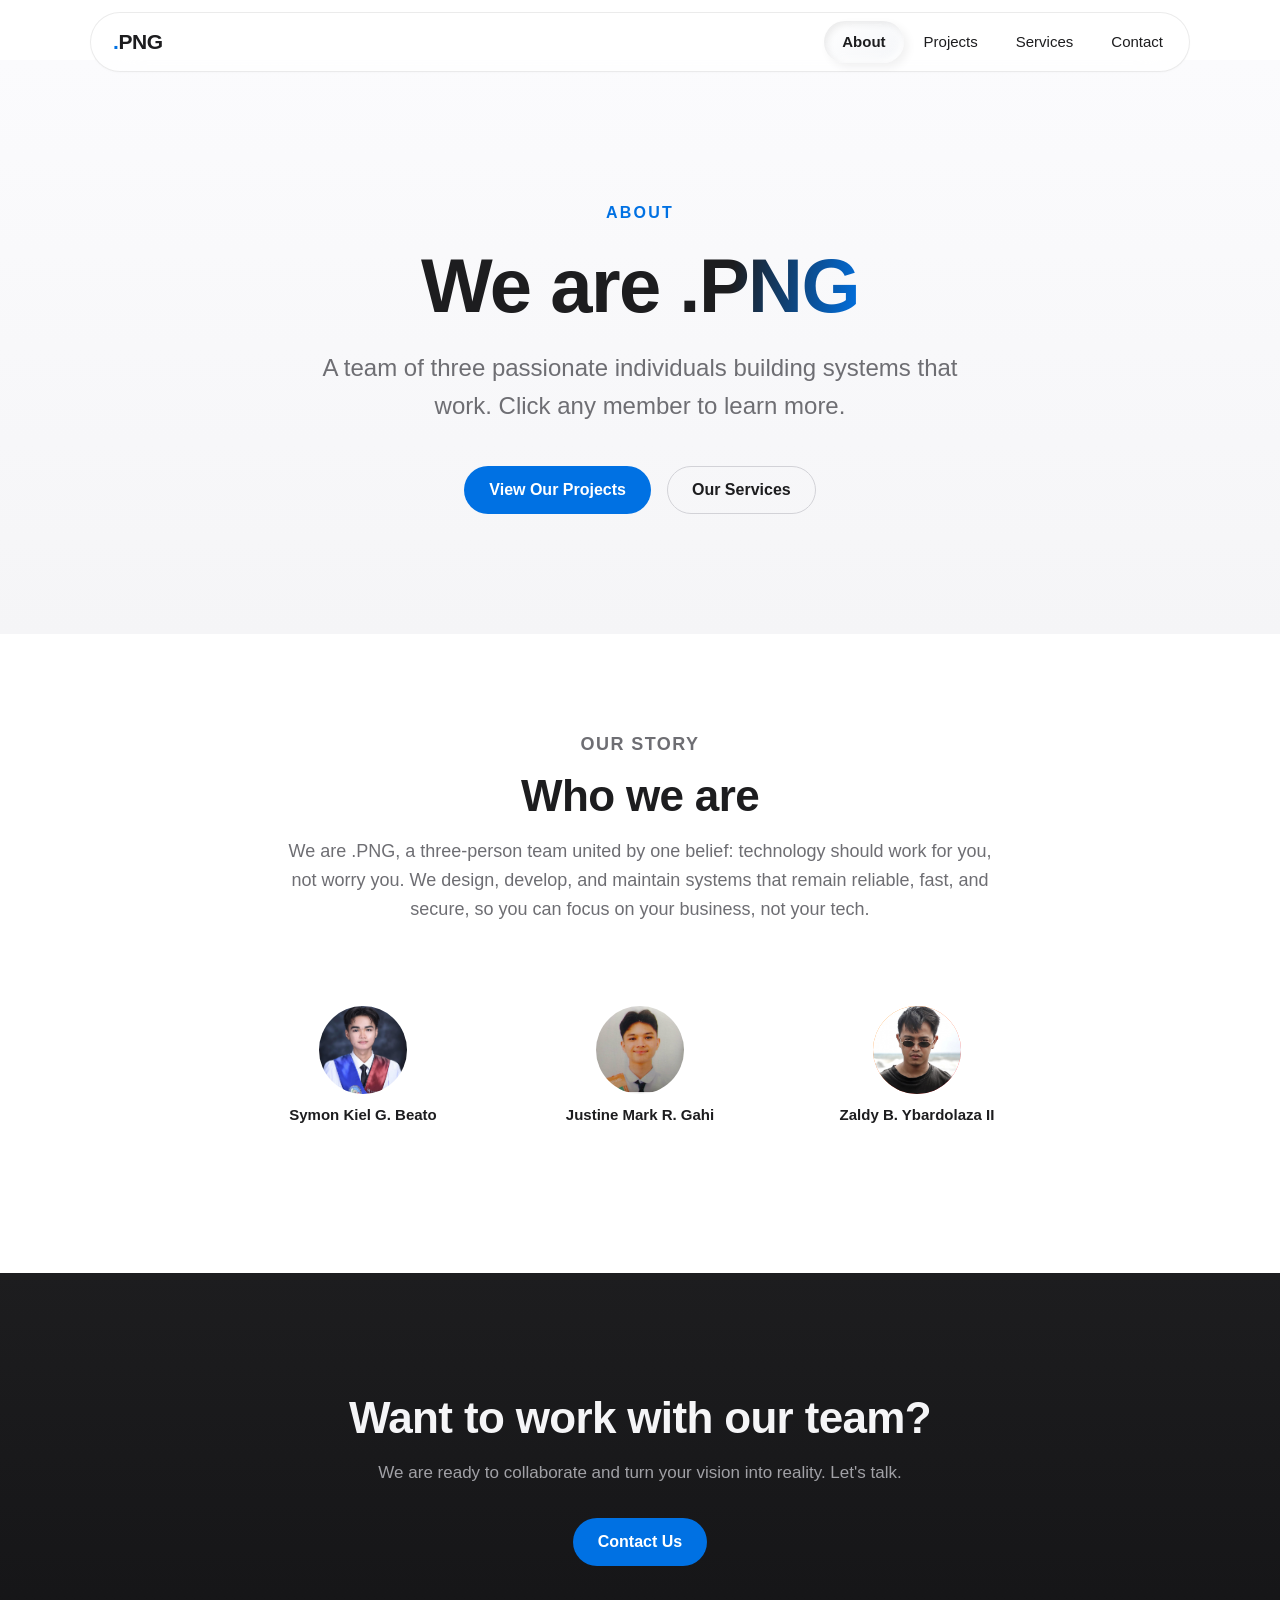
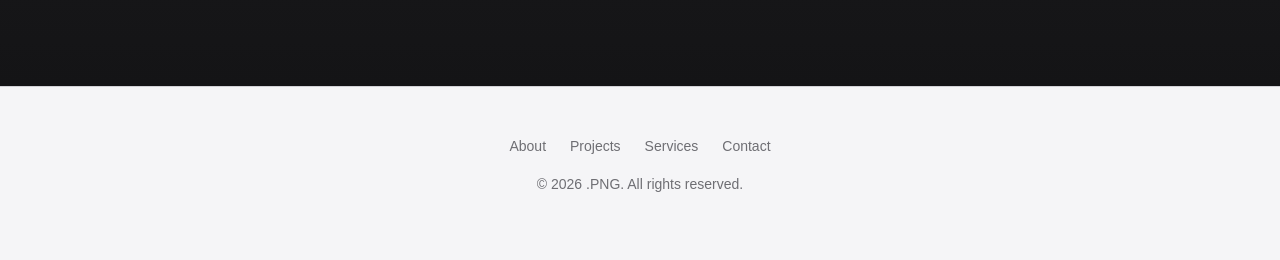
<file: pages/about.html>
<!DOCTYPE html>
<html lang="en">

<head>
  <meta charset="UTF-8">
  <meta name="viewport" content="width=device-width, initial-scale=1.0">
  <title>About Us | .PNG</title>
  <link rel="icon" type="image/svg+xml" href="../images/favicon.svg">
  <link rel="stylesheet" href="../css/style.css">
</head>

<body>

  <header class="site-header">
    <div class="container header-inner">
      <a href="../index.html" class="logo"><span class="logo-dot">.</span>PNG</a>
      <button class="nav-toggle" type="button" aria-label="Toggle navigation" aria-expanded="false">
        <span></span>
        <span></span>
        <span></span>
      </button>
      <nav class="site-nav" aria-label="Main navigation">
        <ul class="nav-list">
          <li><a href="about.html" aria-current="page">About</a></li>
          <li><a href="projects.html">Projects</a></li>
          <li><a href="services.html">Services</a></li>
          <li><a href="contact.html">Contact</a></li>
        </ul>
      </nav>
    </div>
  </header>

  <main>

    <section class="hero">
      <p class="hero-eyebrow">About</p>
      <h1 class="hero-title">We are <span class="gradient-text">.PNG</span></h1>
      <p class="hero-subtitle">A team of three passionate individuals building systems that work. Click any member to
        learn more.</p>
      <div class="hero-actions">
        <a href="projects.html" class="btn btn-primary">View Our Projects</a>
        <a href="services.html" class="btn btn-outline">Our Services</a>
      </div>
    </section>

    <section class="section">
      <div class="team-intro reveal">
        <p class="section-eyebrow">Our Story</p>
        <h2 class="section-title">Who we are</h2>
        <p>We are .PNG, a three-person team united by one belief: technology should work for you, not worry you. We
          design, develop, and maintain systems that remain reliable, fast, and secure, so you can focus on your
          business, not your tech.</p>
      </div>

      <div class="team-showcase reveal">

        <div class="team-picker">
          <button class="pick-card" type="button" data-member="1" aria-pressed="false">
            <span class="pick-avatar av-p1"><img src="../images/symon.jpg" alt="Symon Kiel G. Beato"></span>
            <span class="pick-meta">
              <span class="pick-name">Symon Kiel G. Beato</span>
            </span>
          </button>
          <button class="pick-card" type="button" data-member="2" aria-pressed="false">
            <span class="pick-avatar av-p2"><img src="../images/justine.jpg" alt="Justine Mark R. Gahi"></span>
            <span class="pick-meta">
              <span class="pick-name">Justine Mark R. Gahi</span>
            </span>
          </button>
          <button class="pick-card" type="button" data-member="3" aria-pressed="false">
            <span class="pick-avatar av-p3"><img src="../images/arjay.jpg" alt="Zaldy B. Ybardolaza II"></span>
            <span class="pick-meta">
              <span class="pick-name">Zaldy B. Ybardolaza II</span>
            </span>
          </button>
        </div>

        <div class="showcase-stage">
          <div class="showcase-inner">
            <div class="showcase-panels">

              <div class="showcase-panel" data-panel="1">
                <div class="showcase-image visual-p1">
                  <img src="../images/symon.jpg" alt="Symon Kiel G. Beato">
                </div>
                <div class="showcase-details">
                  <h3 class="showcase-name">Symon Kiel G. Beato</h3>
                  <p class="showcase-bio">Systems break, that's a fact. Losing everything? That's a choice. I make sure
                    your work, data, and workflows always come back, no matter what crashes.</p>
                  <div class="detail-skills">
                    <span class="skill-tag">System Troubleshooting &amp; Diagnostics</span>
                    <span class="skill-tag">System Recovery &amp; Data Protection</span>
                    <span class="skill-tag">Preventive Maintenance &amp; Monitoring</span>
                    <span class="skill-tag">Full-Stack Development</span>
                    <span class="skill-tag">Project Coordination &amp; Documentation</span>
                    <span class="skill-tag">Web &amp; Mobile Development</span>
                  </div>
                  <div class="detail-contact">
                    <svg viewBox="0 0 24 24">
                      <path stroke-linecap="round" stroke-linejoin="round"
                        d="M21.75 6.75v10.5a2.25 2.25 0 0 1-2.25 2.25h-15a2.25 2.25 0 0 1-2.25-2.25V6.75m19.5 0A2.25 2.25 0 0 0 19.5 4.5h-15a2.25 2.25 0 0 0-2.25 2.25m19.5 0v.243a2.25 2.25 0 0 1-1.07 1.916l-7.5 4.615a2.25 2.25 0 0 1-2.36 0L3.32 8.91a2.25 2.25 0 0 1-1.07-1.916V6.75" />
                    </svg>
                    <a href="https://mail.google.com/mail/?view=cm&fs=1&to=symonkiel01@gmail.com" target="_blank" rel="noopener">symonkiel01@gmail.com</a>
                  </div>
                  <div class="detail-contact">
                    <svg class="icon-github" viewBox="0 0 24 24">
                      <path
                        d="M12 2C6.477 2 2 6.484 2 12.017c0 4.425 2.865 8.18 6.839 9.504.5.092.682-.217.682-.483 0-.237-.008-.868-.013-1.703-2.782.605-3.369-1.343-3.369-1.343-.454-1.158-1.11-1.466-1.11-1.466-.908-.62.069-.608.069-.608 1.003.07 1.531 1.032 1.531 1.032.892 1.53 2.341 1.088 2.91.832.092-.647.35-1.088.636-1.338-2.22-.253-4.555-1.113-4.555-4.951 0-1.093.39-1.988 1.029-2.688-.103-.253-.446-1.272.098-2.65 0 0 .84-.27 2.75 1.026A9.564 9.564 0 0 1 12 6.844a9.59 9.59 0 0 1 2.504.337c1.909-1.296 2.747-1.027 2.747-1.027.546 1.379.202 2.398.1 2.651.64.7 1.028 1.595 1.028 2.688 0 3.848-2.339 4.695-4.566 4.943.359.309.678.92.678 1.855 0 1.338-.012 2.419-.012 2.747 0 .268.18.58.688.482A10.019 10.019 0 0 0 22 12.017C22 6.484 17.522 2 12 2Z" />
                    </svg>
                    <a href="https://github.com/zorojuro0101" target="_blank" rel="noopener">github.com/zorojuro0101</a>
                  </div>
                  <div class="detail-contact">
                    <svg viewBox="0 0 24 24">
                      <path stroke-linecap="round" stroke-linejoin="round" d="M16 8a6 6 0 0 1 6 6v7h-4v-7a2 2 0 0 0-2-2 2 2 0 0 0-2 2v7h-4v-7a6 6 0 0 1 6-6zM2 9h4v12H2z" />
                      <circle cx="4" cy="4" r="2" stroke-linecap="round" stroke-linejoin="round" />
                    </svg>
                    <a href="https://www.linkedin.com/in/symon-beato-9b0969429/" target="_blank" rel="noopener">linkedin.com/in/symon-beato-9b0969429</a>
                  </div>
                </div>
              </div>

              <div class="showcase-panel" data-panel="2">
                <div class="showcase-image visual-p2">
                  <img src="../images/justine.jpg" alt="Justine Mark R. Gahi">
                </div>
                <div class="showcase-details">
                  <h3 class="showcase-name">Justine Mark R. Gahi</h3>
                  <p class="showcase-bio">Be a complete package. Your front-end is your presence, kindness, and how you
                    present yourself to the world. Your back-end is your internal health, character, and mental clarity.
                    Make sure the foundation running behind the scenes supports the image you show on the outside.</p>
                  <div class="detail-skills">
                    <span class="skill-tag">Full-Stack Web Development</span>
                    <span class="skill-tag">Cross-Platform Mobile App Development</span>
                    <span class="skill-tag">RESTful API &amp; Cloud Integration</span>
                    <span class="skill-tag">Database Development &amp; Management</span>
                    <span class="skill-tag">Workflow Automation (OCR/NLP)</span>
                  </div>
                  <div class="detail-contact">
                    <svg viewBox="0 0 24 24">
                      <path stroke-linecap="round" stroke-linejoin="round"
                        d="M21.75 6.75v10.5a2.25 2.25 0 0 1-2.25 2.25h-15a2.25 2.25 0 0 1-2.25-2.25V6.75m19.5 0A2.25 2.25 0 0 0 19.5 4.5h-15a2.25 2.25 0 0 0-2.25 2.25m19.5 0v.243a2.25 2.25 0 0 1-1.07 1.916l-7.5 4.615a2.25 2.25 0 0 1-2.36 0L3.32 8.91a2.25 2.25 0 0 1-1.07-1.916V6.75" />
                    </svg>
                    <a href="https://mail.google.com/mail/?view=cm&fs=1&to=justinemarkgahi@gmail.com" target="_blank" rel="noopener">justinemarkgahi@gmail.com</a>
                  </div>
                  <div class="detail-contact">
                    <svg class="icon-github" viewBox="0 0 24 24">
                      <path
                        d="M12 2C6.477 2 2 6.484 2 12.017c0 4.425 2.865 8.18 6.839 9.504.5.092.682-.217.682-.483 0-.237-.008-.868-.013-1.703-2.782.605-3.369-1.343-3.369-1.343-.454-1.158-1.11-1.466-1.11-1.466-.908-.62.069-.608.069-.608 1.003.07 1.531 1.032 1.531 1.032.892 1.53 2.341 1.088 2.91.832.092-.647.35-1.088.636-1.338-2.22-.253-4.555-1.113-4.555-4.951 0-1.093.39-1.988 1.029-2.688-.103-.253-.446-1.272.098-2.65 0 0 .84-.27 2.75 1.026A9.564 9.564 0 0 1 12 6.844a9.59 9.59 0 0 1 2.504.337c1.909-1.296 2.747-1.027 2.747-1.027.546 1.379.202 2.398.1 2.651.64.7 1.028 1.595 1.028 2.688 0 3.848-2.339 4.695-4.566 4.943.359.309.678.92.678 1.855 0 1.338-.012 2.419-.012 2.747 0 .268.18.58.688.482A10.019 10.019 0 0 0 22 12.017C22 6.484 17.522 2 12 2Z" />
                    </svg>
                    <a href="https://github.com/jeem-31" target="_blank" rel="noopener">github.com/jeem-31</a>
                  </div>
                  <div class="detail-contact">
                    <svg viewBox="0 0 24 24">
                      <path stroke-linecap="round" stroke-linejoin="round" d="M16 8a6 6 0 0 1 6 6v7h-4v-7a2 2 0 0 0-2-2 2 2 0 0 0-2 2v7h-4v-7a6 6 0 0 1 6-6zM2 9h4v12H2z" />
                      <circle cx="4" cy="4" r="2" stroke-linecap="round" stroke-linejoin="round" />
                    </svg>
                    <a href="https://www.linkedin.com/in/gahi-justine-mark-r-16233a427/" target="_blank" rel="noopener">linkedin.com/in/gahi-justine-mark-r-16233a427</a>
                  </div>
                </div>
              </div>

              <div class="showcase-panel" data-panel="3">
                <div class="showcase-image visual-p3">
                  <img src="../images/arjay.jpg" alt="Zaldy B. Ybardolaza II">
                </div>
                <div class="showcase-details">
                  <h3 class="showcase-name">Zaldy B. Ybardolaza II</h3>
                  <p class="showcase-bio">Clients do not judge a system by its code, they judge it by how it feels. I
                    turn complex features into clean, intuitive interfaces that make any system effortless to use, and I
                    make sure everything we ship looks as good as it works.</p>
                  <div class="detail-skills">
                    <span class="skill-tag">UI / UX Design</span>
                    <span class="skill-tag">Responsive Web Design</span>
                    <span class="skill-tag">Frontend Development</span>
                    <span class="skill-tag">Visual Identity &amp; Branding</span>
                    <span class="skill-tag">Design Systems</span>
                    <span class="skill-tag">Mobile-First Design</span>
                    <span class="skill-tag">Landing Page Design</span>
                    <span class="skill-tag">Conversion-Focused Layouts</span>
                  </div>
                  <div class="detail-contact">
                    <svg viewBox="0 0 24 24">
                      <path stroke-linecap="round" stroke-linejoin="round"
                        d="M21.75 6.75v10.5a2.25 2.25 0 0 1-2.25 2.25h-15a2.25 2.25 0 0 1-2.25-2.25V6.75m19.5 0A2.25 2.25 0 0 0 19.5 4.5h-15a2.25 2.25 0 0 0-2.25 2.25m19.5 0v.243a2.25 2.25 0 0 1-1.07 1.916l-7.5 4.615a2.25 2.25 0 0 1-2.36 0L3.32 8.91a2.25 2.25 0 0 1-1.07-1.916V6.75" />
                    </svg>
                    <a href="https://mail.google.com/mail/?view=cm&fs=1&to=zaldy.ybardolaza@lspu.edu.ph" target="_blank" rel="noopener">zaldy.ybardolaza@lspu.edu.ph</a>
                  </div>
                  <div class="detail-contact">
                    <svg class="icon-github" viewBox="0 0 24 24">
                      <path
                        d="M12 2C6.477 2 2 6.484 2 12.017c0 4.425 2.865 8.18 6.839 9.504.5.092.682-.217.682-.483 0-.237-.008-.868-.013-1.703-2.782.605-3.369-1.343-3.369-1.343-.454-1.158-1.11-1.466-1.11-1.466-.908-.62.069-.608.069-.608 1.003.07 1.531 1.032 1.531 1.032.892 1.53 2.341 1.088 2.91.832.092-.647.35-1.088.636-1.338-2.22-.253-4.555-1.113-4.555-4.951 0-1.093.39-1.988 1.029-2.688-.103-.253-.446-1.272.098-2.65 0 0 .84-.27 2.75 1.026A9.564 9.564 0 0 1 12 6.844a9.59 9.59 0 0 1 2.504.337c1.909-1.296 2.747-1.027 2.747-1.027.546 1.379.202 2.398.1 2.651.64.7 1.028 1.595 1.028 2.688 0 3.848-2.339 4.695-4.566 4.943.359.309.678.92.678 1.855 0 1.338-.012 2.419-.012 2.747 0 .268.18.58.688.482A10.019 10.019 0 0 0 22 12.017C22 6.484 17.522 2 12 2Z" />
                    </svg>
                    <a href="https://github.com/UjeiRakstar" target="_blank" rel="noopener">github.com/UjeiRakstar</a>
                  </div>
                  <div class="detail-contact">
                    <svg viewBox="0 0 24 24">
                      <path stroke-linecap="round" stroke-linejoin="round" d="M16 8a6 6 0 0 1 6 6v7h-4v-7a2 2 0 0 0-2-2 2 2 0 0 0-2 2v7h-4v-7a6 6 0 0 1 6-6zM2 9h4v12H2z" />
                      <circle cx="4" cy="4" r="2" stroke-linecap="round" stroke-linejoin="round" />
                    </svg>
                    <a href="https://www.linkedin.com/in/zaldy-ii-ybardolaza-820504351/" target="_blank" rel="noopener">linkedin.com/in/zaldy-ii-ybardolaza-820504351</a>
                  </div>
                </div>
              </div>

            </div>
          </div>
        </div>

      </div>
    </section>

    <section class="cta-section">
      <div class="cta-inner reveal">
        <h2>Want to work with our team?</h2>
        <p>We are ready to collaborate and turn your vision into reality. Let's talk.</p>
        <a href="contact.html" class="btn btn-primary">Contact Us</a>
      </div>
    </section>

  </main>

  <footer class="site-footer">
    <div class="container">
      <div class="footer-links">
        <a href="about.html">About</a>
        <a href="projects.html">Projects</a>
        <a href="services.html">Services</a>
        <a href="contact.html">Contact</a>
      </div>
      <p>&copy; <span id="year"></span> .PNG. All rights reserved.</p>
    </div>
  </footer>

  <script src="../js/main.js"></script>
</body>

</html>
</file>
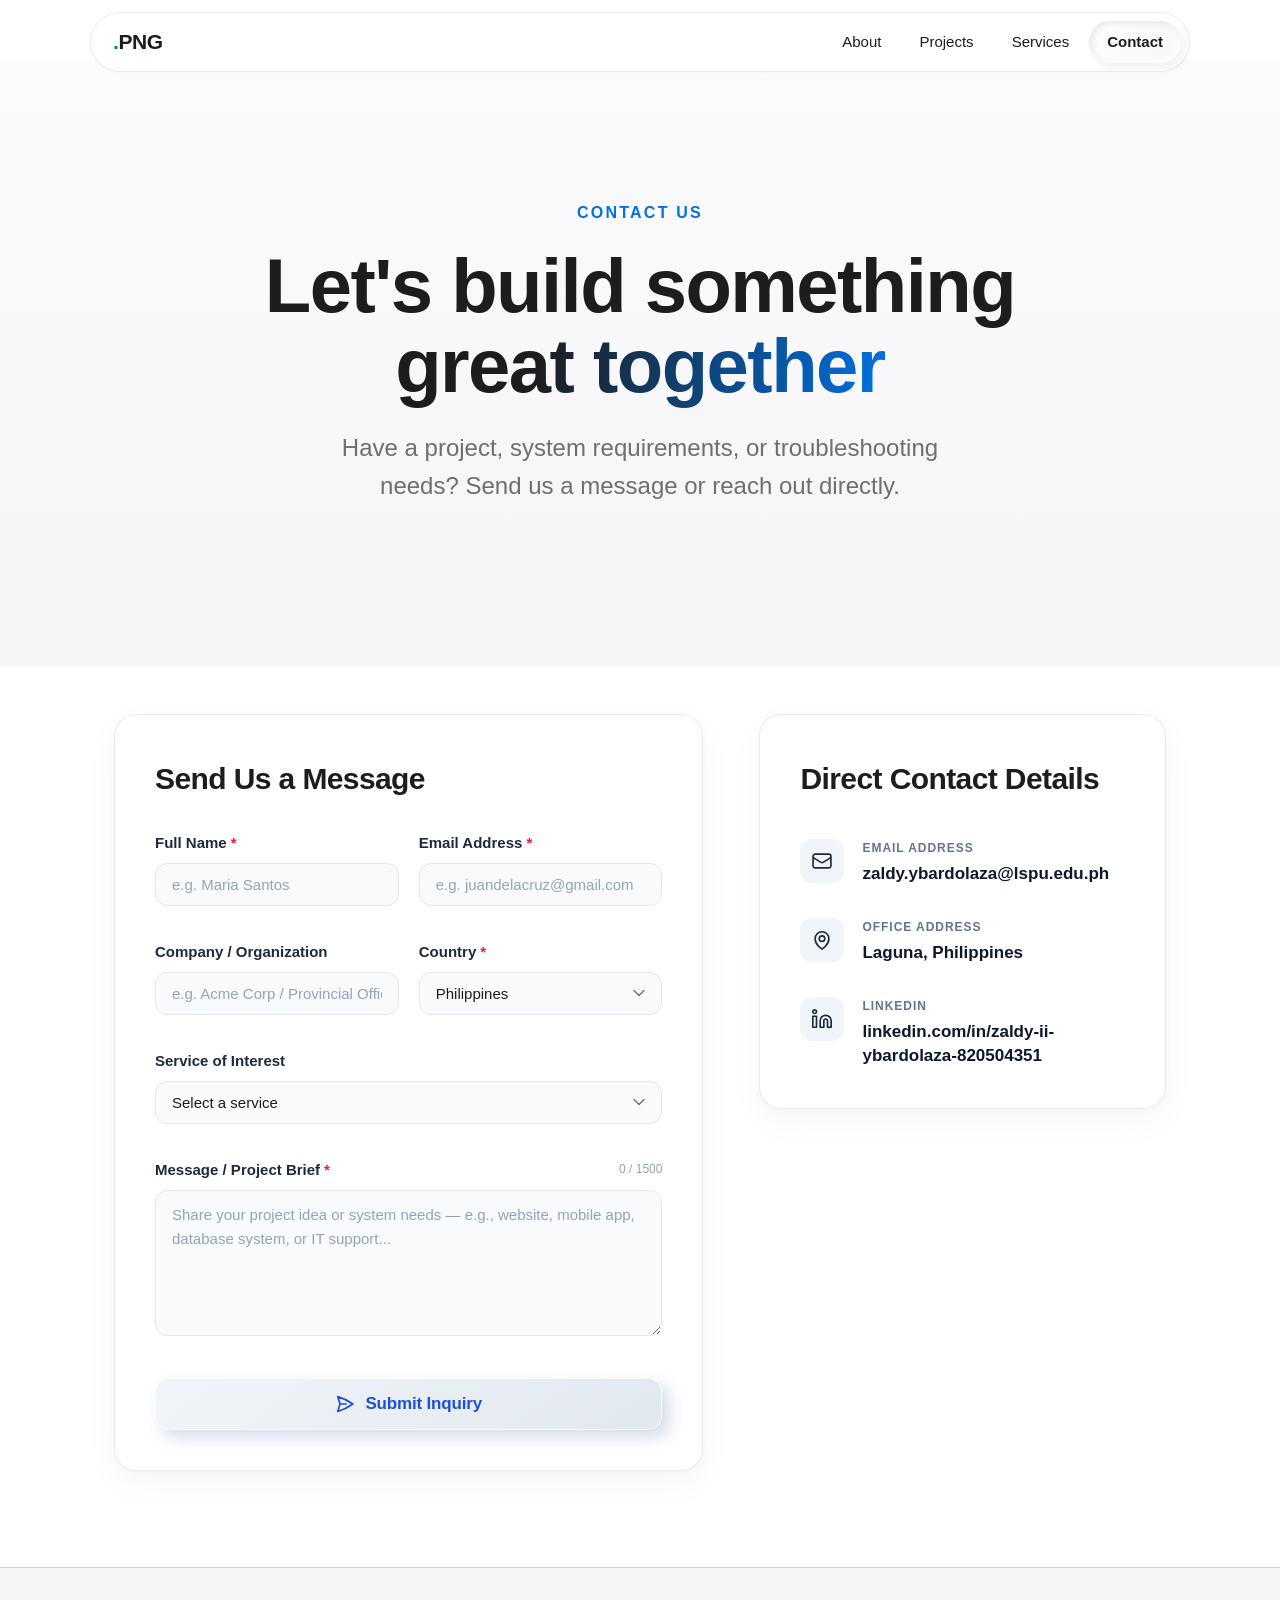
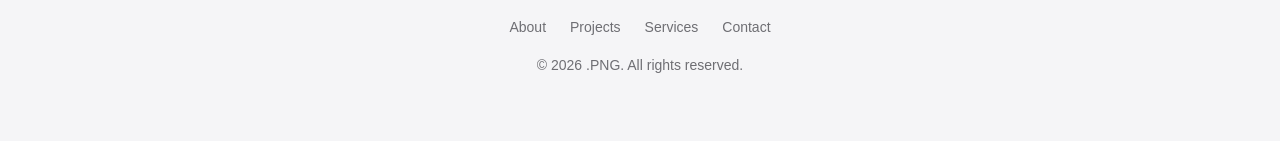
<file: pages/contact.html>
<!DOCTYPE html>
<html lang="en">

<head>
  <meta charset="UTF-8">
  <meta name="viewport" content="width=device-width, initial-scale=1.0">
  <title>Contact Us | .PNG</title>
  <link rel="icon" type="image/svg+xml" href="../images/favicon.svg">
  <link rel="stylesheet" href="../css/style.css">
</head>

<body>

  <header class="site-header">
    <div class="container header-inner">
      <a href="../index.html" class="logo"><span class="logo-dot">.</span>PNG</a>
      <button class="nav-toggle" type="button" aria-label="Toggle navigation" aria-expanded="false">
        <span></span>
        <span></span>
        <span></span>
      </button>
      <nav class="site-nav" aria-label="Main navigation">
        <ul class="nav-list">
          <li><a href="about.html">About</a></li>
          <li><a href="projects.html">Projects</a></li>
          <li><a href="services.html">Services</a></li>
          <li><a href="contact.html" aria-current="page">Contact</a></li>
        </ul>
      </nav>
    </div>
  </header>

  <main>

    <section class="hero">
      <p class="hero-eyebrow">Contact Us</p>
      <h1 class="hero-title">Let's build something <span class="gradient-text">great together</span></h1>
      <p class="hero-subtitle">Have a project, system requirements, or troubleshooting needs? Send us a message or reach
        out directly.</p>
    </section>

    <section class="contact-section">
      <div class="container">
        <div class="contact-layout">

          <!-- Send Us a Message Form Card -->
          <div class="contact-form-card reveal">
            <h2>Send Us a Message</h2>

            <div id="form-feedback" class="form-feedback" hidden></div>

            <form id="contact-form" class="contact-form" novalidate>
              <!-- Anti-spam Honeypot Field -->
              <input type="text" id="contact-hp" name="_hp_security" class="form-hp" tabindex="-1" autocomplete="off">

              <!-- Row 1: Full Name & Email Address -->
              <div class="form-row">
                <div class="form-group" id="group-fullname">
                  <label for="contact-fullname" class="form-label">
                    Full Name <span class="req">*</span>
                  </label>
                  <input type="text" id="contact-fullname" name="fullname" class="form-input"
                    placeholder="e.g. Maria Santos" maxlength="70" autocomplete="name" required>
                  <span class="field-error" id="error-fullname" hidden></span>
                </div>

                <div class="form-group" id="group-email">
                  <label for="contact-email" class="form-label">
                    Email Address <span class="req">*</span>
                  </label>
                  <input type="email" id="contact-email" name="email" class="form-input"
                    placeholder="e.g. juandelacruz@gmail.com" maxlength="90" autocomplete="email" required>
                  <span class="field-error" id="error-email" hidden></span>
                </div>
              </div>

              <!-- Row 2: Company / Organization & Country -->
              <div class="form-row">
                <div class="form-group" id="group-company">
                  <label for="contact-company" class="form-label">
                    Company / Organization
                  </label>
                  <input type="text" id="contact-company" name="company" class="form-input"
                    placeholder="e.g. Acme Corp / Provincial Office" maxlength="100" autocomplete="organization">
                  <span class="field-error" id="error-company" hidden></span>
                </div>

                <div class="form-group" id="group-country">
                  <label for="contact-country" class="form-label">
                    Country <span class="req">*</span>
                  </label>
                  <select id="contact-country" name="country" class="form-select" required>
                    <option value="" disabled selected>Loading countries...</option>
                  </select>
                  <span class="field-error" id="error-country" hidden></span>
                </div>
              </div>

              <!-- Row 3: Service of Interest -->
              <div class="form-group" id="group-service">
                <label for="contact-service" class="form-label">
                  Service of Interest
                </label>
                <select id="contact-service" name="service" class="form-select">
                  <option value="" disabled selected>Select a service</option>
                  <option value="Technical Troubleshooting">Technical Troubleshooting</option>
                  <option value="System Development">System Development</option>
                  <option value="System Maintenance">System Maintenance</option>
                  <option value="Database Management">Database Management</option>
                  <option value="IT Support">IT Support</option>
                  <option value="System Consultation">System Consultation</option>
                  <option value="Mobile App Development">Mobile App Development</option>
                  <option value="API Integration Services">API Integration Services</option>
                  <option value="UI/UX Design">UI/UX Design</option>
                  <option value="Cloud Services & Deployment">Cloud Services & Deployment</option>
                  <option value="Other / General Inquiry">Other / General Inquiry</option>
                </select>
                <span class="field-error" id="error-service" hidden></span>
              </div>

              <!-- Row 4: Message / Project Brief -->
              <div class="form-group" id="group-message">
                <div class="form-label-row">
                  <label for="contact-message" class="form-label">
                    Message / Project Brief <span class="req">*</span>
                  </label>
                  <span class="char-count" id="char-count">0 / 1500</span>
                </div>
                <textarea id="contact-message" name="message" class="form-textarea"
                  placeholder="Share your project idea or system needs — e.g., website, mobile app, database system, or IT support..."
                  rows="5" maxlength="1500" required></textarea>
                <span class="field-error" id="error-message" hidden></span>
              </div>

              <button type="submit" id="submit-btn" class="btn-submit">
                <svg viewBox="0 0 24 24" fill="none" stroke="currentColor">
                  <path stroke-linecap="round" stroke-linejoin="round"
                    d="M6 12 3.269 3.125A59.769 59.769 0 0 1 21.485 12 59.768 59.768 0 0 1 3.27 20.875L5.999 12Zm0 0h7.5" />
                </svg>
                Submit Inquiry
              </button>
            </form>
          </div>

          <!-- Direct Contact Details Card -->
          <div class="contact-info-card reveal reveal-delay-1">
            <h2>Direct Contact Details</h2>

            <div class="direct-contact-list">
              <!-- Email Address -->
              <div class="direct-contact-item">
                <div class="direct-contact-icon">
                  <svg viewBox="0 0 24 24">
                    <path stroke-linecap="round" stroke-linejoin="round"
                      d="M21.75 6.75v10.5a2.25 2.25 0 0 1-2.25 2.25h-15a2.25 2.25 0 0 1-2.25-2.25V6.75m19.5 0A2.25 2.25 0 0 0 19.5 4.5h-15a2.25 2.25 0 0 0-2.25 2.25m19.5 0v.243a2.25 2.25 0 0 1-1.07 1.916l-7.5 4.615a2.25 2.25 0 0 1-2.36 0L3.32 8.91a2.25 2.25 0 0 1-1.07-1.916V6.75" />
                  </svg>
                </div>
                <div class="direct-contact-content">
                  <span class="direct-contact-label">Email Address</span>
                  <a href="mailto:zaldy.ybardolaza@lspu.edu.ph"
                    class="direct-contact-value">zaldy.ybardolaza@lspu.edu.ph</a>
                </div>
              </div>

              <!-- Office Address -->
              <div class="direct-contact-item">
                <div class="direct-contact-icon">
                  <svg viewBox="0 0 24 24">
                    <path stroke-linecap="round" stroke-linejoin="round" d="M15 10.5a3 3 0 1 1-6 0 3 3 0 0 1 6 0Z" />
                    <path stroke-linecap="round" stroke-linejoin="round"
                      d="M19.5 10.5c0 7.142-7.5 11.25-7.5 11.25S4.5 17.642 4.5 10.5a7.5 7.5 0 1 1 15 0Z" />
                  </svg>
                </div>
                <div class="direct-contact-content">
                  <span class="direct-contact-label">Office Address</span>
                  <span class="direct-contact-value">Laguna, Philippines</span>
                </div>
              </div>

              <!-- LinkedIn Profile -->
              <div class="direct-contact-item">
                <div class="direct-contact-icon">
                  <svg viewBox="0 0 24 24">
                    <path stroke-linecap="round" stroke-linejoin="round"
                      d="M16 8a6 6 0 0 1 6 6v7h-4v-7a2 2 0 0 0-2-2 2 2 0 0 0-2 2v7h-4v-7a6 6 0 0 1 6-6zM2 9h4v12H2z" />
                    <circle cx="4" cy="4" r="2" stroke-linecap="round" stroke-linejoin="round" />
                  </svg>
                </div>
                <div class="direct-contact-content">
                  <span class="direct-contact-label">LinkedIn</span>
                  <a href="https://www.linkedin.com/in/zaldy-ii-ybardolaza-820504351/" target="_blank"
                    rel="noopener noreferrer"
                    class="direct-contact-value">linkedin.com/in/zaldy-ii-ybardolaza-820504351</a>
                </div>
              </div>

            </div>
          </div>

        </div>
      </div>
    </section>

  </main>

  <footer class="site-footer">
    <div class="container">
      <div class="footer-links">
        <a href="about.html">About</a>
        <a href="projects.html">Projects</a>
        <a href="services.html">Services</a>
        <a href="contact.html">Contact</a>
      </div>
      <p>&copy; <span id="year"></span> .PNG. All rights reserved.</p>
    </div>
  </footer>

  <!-- Success Centered Modal Popup with Fireworks Animation -->
  <div id="success-modal" class="success-modal" aria-hidden="true" role="dialog" aria-modal="true"
    aria-labelledby="success-modal-title">
    <div class="success-modal-backdrop" id="modal-backdrop"></div>
    <canvas id="fireworks-canvas" class="fireworks-canvas"></canvas>
    <div class="success-modal-card">
      <button type="button" class="success-modal-close" id="modal-close-btn" aria-label="Close modal">
        <svg viewBox="0 0 24 24">
          <path stroke-linecap="round" stroke-linejoin="round" d="M6 18 18 6M6 6l12 12" />
        </svg>
      </button>

      <div class="success-icon-wrapper anim-step-1">
        <div class="success-icon-pulse"></div>
        <div class="success-icon-circle">
          <svg class="success-checkmark" viewBox="0 0 24 24" fill="none" stroke="currentColor">
            <path stroke-linecap="round" stroke-linejoin="round" stroke-width="2.5" d="m4.5 12.75 6 6 9-13.5" />
          </svg>
        </div>
      </div>

      <h3 id="success-modal-title" class="success-modal-title anim-step-2">Message Sent!</h3>
      <p class="success-modal-desc anim-step-3">
        Thank you, <strong id="success-sender-name" class="success-highlight">there</strong>! Your inquiry has been sent
        directly to <strong>zaldy.ybardolaza@lspu.edu.ph</strong>. We will get in touch with you shortly.
      </p>

      <div class="success-modal-actions anim-step-4">
        <button type="button" id="modal-ok-btn" class="btn btn-primary success-modal-btn">Got it</button>
      </div>
    </div>
  </div>

  <script src="../js/contact.js"></script>
  <script src="../js/main.js"></script>
</body>

</html>
</file>
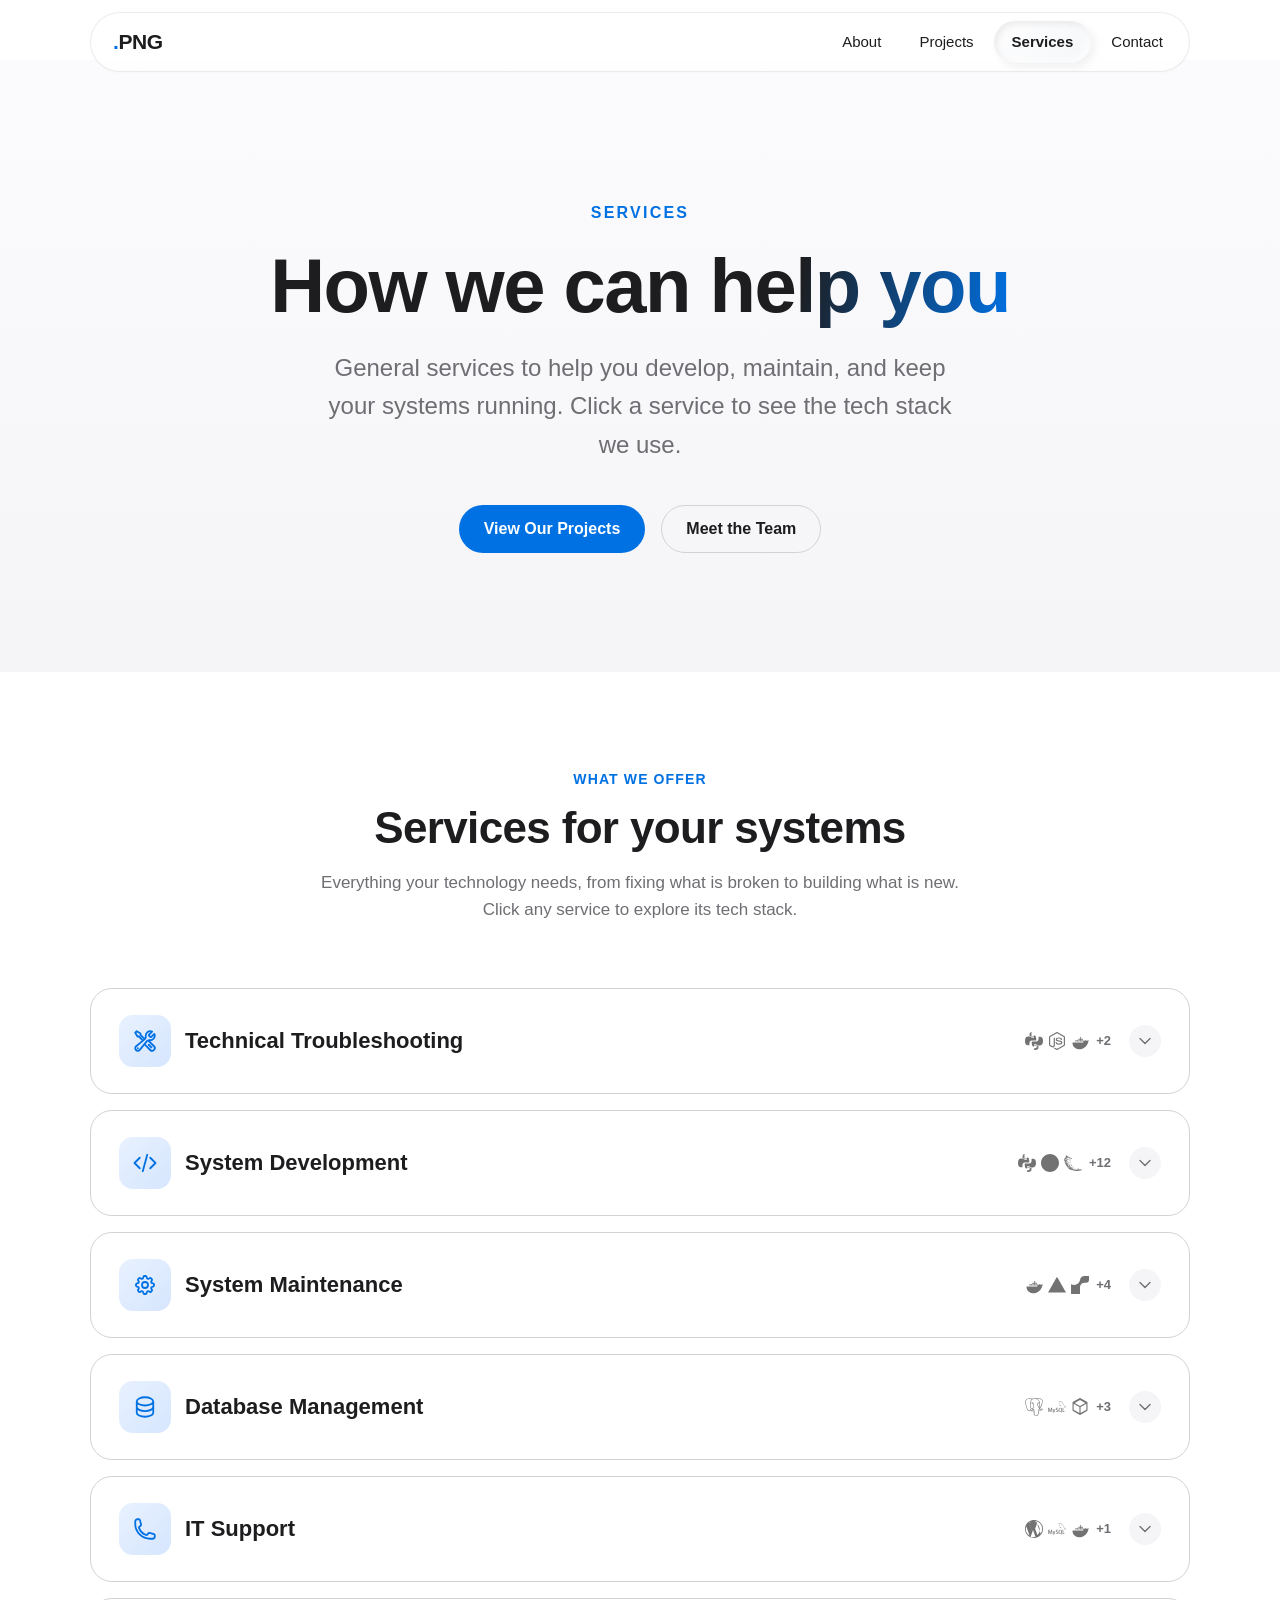
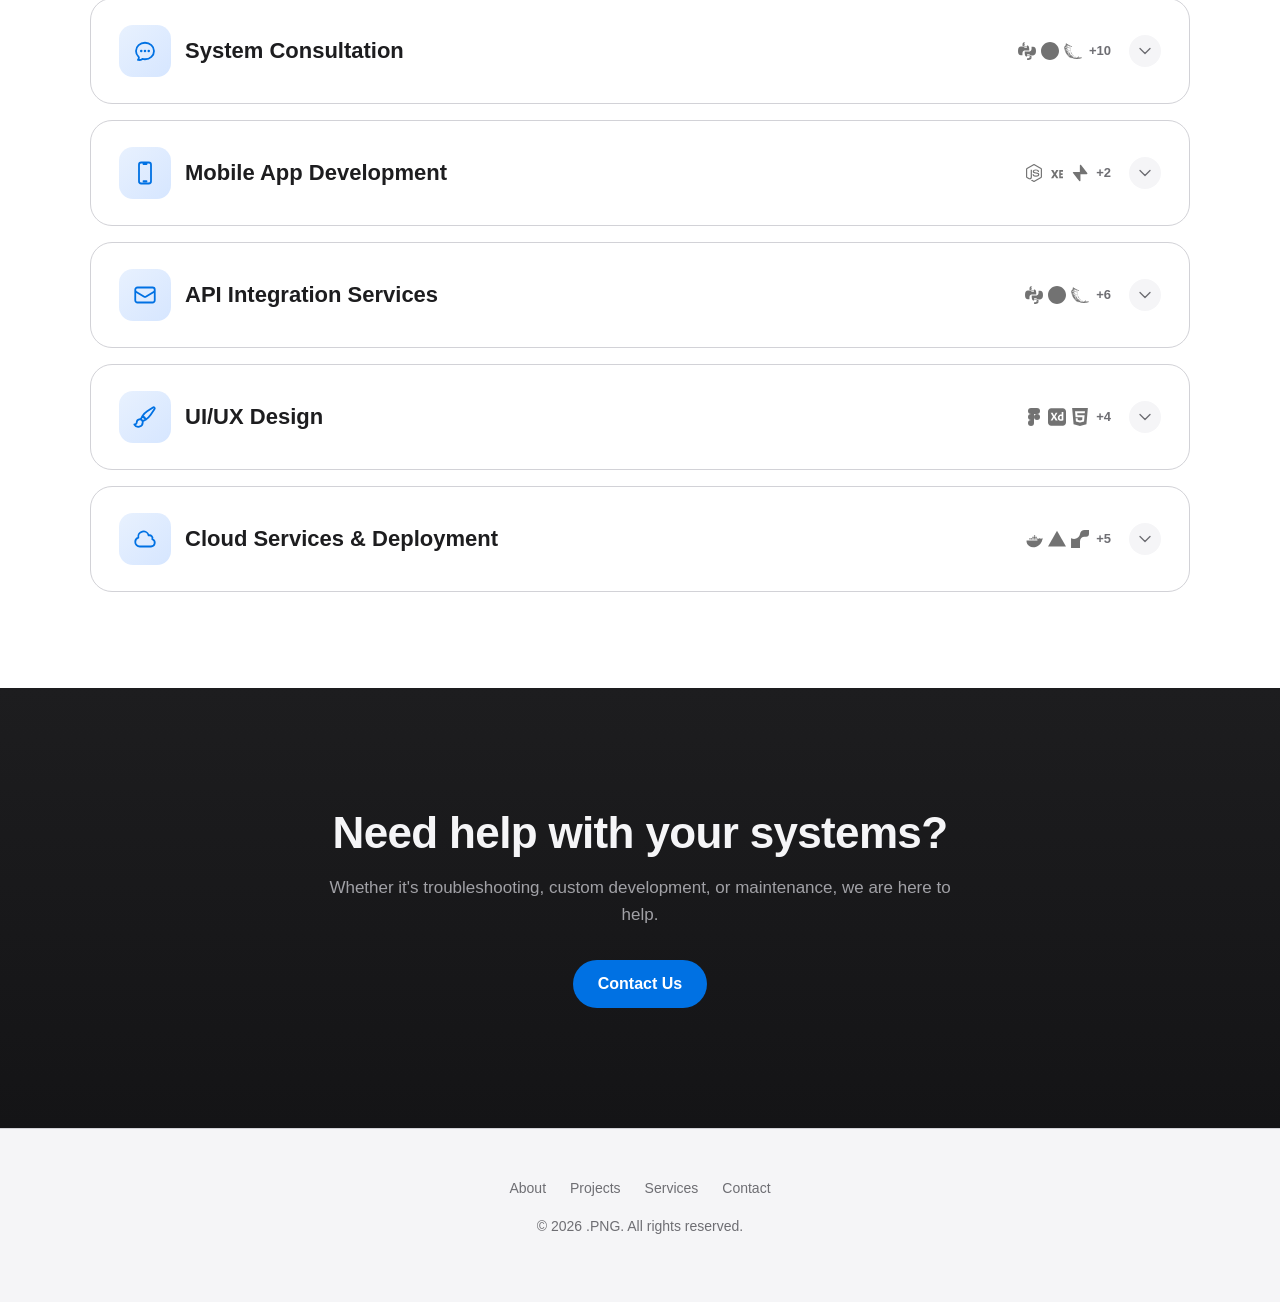
<file: pages/services.html>
<!DOCTYPE html>
<html lang="en">
<head>
  <meta charset="UTF-8">
  <meta name="viewport" content="width=device-width, initial-scale=1.0">
  <title>Services | .PNG</title>
  <link rel="stylesheet" href="../css/style.css">
</head>
<body>

  <header class="site-header">
    <div class="container header-inner">
      <a href="../index.html" class="logo"><span class="logo-dot">.</span>PNG</a>
      <button class="nav-toggle" type="button" aria-label="Toggle navigation" aria-expanded="false">
        <span></span>
        <span></span>
        <span></span>
      </button>
      <nav class="site-nav" aria-label="Main navigation">
        <ul class="nav-list">
          <li><a href="about.html">About</a></li>
          <li><a href="projects.html">Projects</a></li>
          <li><a href="services.html" aria-current="page">Services</a></li>
          <li><a href="contact.html">Contact</a></li>
        </ul>
      </nav>
    </div>
  </header>

  <main>

    <section class="hero">
      <p class="hero-eyebrow">Services</p>
      <h1 class="hero-title">How we can <span class="gradient-text">help you</span></h1>
      <p class="hero-subtitle">General services to help you develop, maintain, and keep your systems running. Click a service to see the tech stack we use.</p>
      <div class="hero-actions">
        <a href="projects.html" class="btn btn-primary">View Our Projects</a>
        <a href="about.html" class="btn btn-outline">Meet the Team</a>
      </div>
    </section>

    <section class="section">
      <div class="section-head reveal">
        <p class="section-eyebrow">What we offer</p>
        <h2 class="section-title">Services for your systems</h2>
        <p class="section-subtitle">Everything your technology needs, from fixing what is broken to building what is new. Click any service to explore its tech stack.</p>
      </div>

      <div class="services-list">

        <article class="service-card reveal" data-service>
          <button class="service-trigger" type="button" aria-expanded="false" aria-controls="svc-1">
            <span class="service-trigger-icon-group">
              <span class="service-icon">
                <svg viewBox="0 0 24 24"><path stroke-linecap="round" stroke-linejoin="round" d="M11.42 15.17 17.25 21A2.652 2.652 0 0 0 21 17.25l-5.877-5.877M11.42 15.17l2.496-3.03c.317-.384.74-.626 1.208-.766M11.42 15.17l-4.655 5.653a2.548 2.548 0 1 1-3.586-3.586l6.837-5.63m5.108-.233c.55-.164 1.163-.188 1.743-.14a4.5 4.5 0 0 0 4.486-6.336l-3.276 3.277a3.004 3.004 0 0 1-2.25-2.25l3.276-3.276a4.5 4.5 0 0 0-6.336 4.486c.091 1.076-.071 2.264-.904 2.95l-.102.085m-1.745 1.437L5.909 7.5H4.5L2.25 3.75l1.5-1.5L7.5 4.5v1.409l4.26 4.26m-1.745 1.437 1.745-1.437m6.615 8.206L15.75 15.75M4.867 19.125h.008v.008h-.008v-.008Z"/></svg>
              </span>
              <span class="service-trigger-title">Technical Troubleshooting</span>
            </span>
            <span class="service-chevron" aria-hidden="true">
              <svg viewBox="0 0 24 24"><path stroke-linecap="round" stroke-linejoin="round" d="m19.5 8.25-7.5 7.5-7.5-7.5"/></svg>
            </span>
          </button>
          <div class="service-panel" id="svc-1">
            <div class="service-panel-inner">
              <p class="service-panel-desc">Fast, reliable diagnosis of hardware, software, and network issues. We find the root cause of every problem and get your systems back up and running with minimal downtime.</p>
              <div class="service-stack-label">Tech Stack</div>
              <div class="service-stack-tags">
                <span class="stack-tag"><svg viewBox="0 0 24 24" width="16" height="16"><path fill="#000" d="M11.87 0c-3.1 0-5.83.27-5.83 2.58v2.66h5.95v.89H3.88C1.57 6.13 0 7.8 0 11.87s1.46 5.74 3.88 5.74h2.05v-2.87c0-2.85 2.45-3.37 3.37-3.37h5.74v-.89c0-2.85-.27-5.74-3.17-5.74v2.87h-3.4V2.58C8.47.27 8.77 0 11.87 0zM8.5 2.87a.88.88 0 1 1 0 1.76.88.88 0 0 1 0-1.76z"/><path fill="#000" d="M12.13 24c3.1 0 5.83-.27 5.83-2.58v-2.66H12.01v-.89h8.11c2.31 0 3.88-1.67 3.88-5.74s-1.46-5.74-3.88-5.74h-2.05v2.87c0 2.85-2.45 3.37-3.37 3.37h-5.74v.89c0 2.85.27 5.74 3.17 5.74v-2.87h3.4v2.66c0 2.31-.3 2.58-3.4 2.58zM15.5 21.13a.88.88 0 1 1 0-1.76.88.88 0 0 1 0 1.76z"/></svg>Python</span>
                <span class="stack-tag"><svg viewBox="0 0 24 24" width="16" height="16" fill="#000"><path d="M11.998,24c-0.321,0-0.641-0.084-0.922-0.247l-2.936-1.737c-0.438-0.245-0.224-0.332-0.08-0.383 c0.585-0.203,0.703-0.25,1.328-0.604c0.065-0.037,0.151-0.023,0.218,0.017l2.256,1.339c0.082,0.045,0.197,0.045,0.272,0l8.795-5.076 c0.082-0.047,0.134-0.141,0.134-0.238V6.921c0-0.099-0.053-0.192-0.137-0.242l-8.791-5.072c-0.081-0.047-0.189-0.047-0.271,0 L3.075,6.68C2.99,6.729,2.936,6.825,2.936,6.921v10.15c0,0.097,0.054,0.189,0.139,0.235l2.409,1.392 c1.307,0.654,2.108-0.116,2.108-0.89V7.787c0-0.142,0.114-0.253,0.256-0.253h1.115c0.139,0,0.255,0.112,0.255,0.253v10.021 c0,1.745-0.95,2.745-2.604,2.745c-0.508,0-0.909,0-2.026-0.551L2.28,18.675c-0.57-0.329-0.922-0.945-0.922-1.604V6.921 c0-0.659,0.353-1.275,0.922-1.603l8.795-5.082c0.557-0.315,1.296-0.315,1.848,0l8.794,5.082c0.57,0.329,0.924,0.944,0.924,1.603 v10.15c0,0.659-0.354,1.273-0.924,1.604l-8.794,5.078C12.643,23.916,12.324,24,11.998,24z M19.099,13.993 c0-1.9-1.284-2.406-3.987-2.763c-2.731-0.361-3.009-0.548-3.009-1.187c0-0.528,0.235-1.233,2.258-1.233 c1.807,0,2.473,0.389,2.747,1.607c0.024,0.115,0.129,0.199,0.247,0.199h1.141c0.071,0,0.138-0.031,0.186-0.081 c0.048-0.054,0.074-0.123,0.067-0.196c-0.177-2.098-1.571-3.076-4.388-3.076c-2.508,0-4.004,1.058-4.004,2.833 c0,1.925,1.488,2.457,3.895,2.695c2.88,0.282,3.103,0.703,3.103,1.269c0,0.983-0.789,1.402-2.642,1.402 c-2.327,0-2.839-0.584-3.011-1.742c-0.02-0.124-0.126-0.215-0.253-0.215h-1.137c-0.141,0-0.254,0.112-0.254,0.253 c0,1.482,0.806,3.248,4.655,3.248C17.501,17.007,19.099,15.91,19.099,13.993z"/></svg>Node.js</span>
                <span class="stack-tag"><svg viewBox="0 0 24 24" width="16" height="16"><path fill="#000" d="M13.98 11.08h1.66v1.66h-1.66zm-2.07 0h1.66v1.66h-1.66zm-2.07 0h1.66v1.66H9.84zm-2.07 0h1.66v1.66H7.77zm-2.07 0h1.66v1.66H5.7zm4.14-2.07h1.66v1.66H9.84zm2.07 0h1.66v1.66h-1.66zm2.07 0h1.66v1.66h-1.66zm-2.07-2.07h1.66v1.66h-1.66zM23.7 11.5c-.37-.28-1.18-.38-1.8-.18-.3.1-.56.26-.77.47-.4-.36-.92-.58-1.5-.63-.2-.02-.4-.02-.6 0l-.3.04c-.38.08-.73.25-1.03.5-.32-.23-.7-.37-1.1-.42-.16-.02-.32-.02-.48 0v1.7h.03c.27 0 .5.08.7.24-.26.23-.46.54-.57.9H2.5c-.27 0-.5.22-.5.5 0 2.8 1.4 5.3 3.6 6.8 1.5 1 3.3 1.6 5.2 1.6 6.2 0 11.3-4.4 12.3-10.4.3-.2.6-.5.7-.9.2-.5.1-1.1-.1-1.6z"/></svg>Docker</span>
                <span class="stack-tag"><svg viewBox="0 0 24 24" width="16" height="16" fill="#000"><path d="M23.5594 14.7228a.5269.5269 0 0 0-.0563-.1191c-.139-.2632-.4768-.3418-1.0074-.2321-1.6533.3411-2.2935.1312-2.5256-.0191 1.342-2.0482 2.445-4.522 3.0411-6.8297.2714-1.0507.7982-3.5237.1222-4.7316a1.5641 1.5641 0 0 0-.1509-.235C21.6931.9086 19.8007.0248 17.5099.0005c-1.4947-.0158-2.7705.3461-3.1161.4794a9.449 9.449 0 0 0-.5159-.0816 8.044 8.044 0 0 0-1.3114-.1278c-1.1822-.0184-2.2038.2642-3.0498.8406-.8573-.3211-4.7888-1.645-7.2219.0788C.9359 2.1526.3086 3.8733.4302 6.3043c.0409.818.5069 3.334 1.2423 5.7436.4598 1.5065.9387 2.7019 1.4334 3.582.553.9942 1.1259 1.5933 1.7143 1.7895.4474.1491 1.1327.1441 1.8581-.7279.8012-.9635 1.5903-1.8258 1.9446-2.2069.4351.2355.9064.3625 1.39.3772a.0569.0569 0 0 0 .0004.0041 11.0312 11.0312 0 0 0-.2472.3054c-.3389.4302-.4094.5197-1.5002.7443-.3102.064-1.1344.2339-1.1464.8115-.0025.1224.0329.2309.0919.3268.2269.4231.9216.6097 1.015.6331 1.3345.3335 2.5044.092 3.3714-.6787-.017 2.231.0775 4.4174.3454 5.0874.2212.5529.7618 1.9045 2.4692 1.9043.2505 0 .5263-.0291.8296-.0941 1.7819-.3821 2.5557-1.1696 2.855-2.9059.1503-.8707.4016-2.8753.5388-4.1012.0169-.0703.0357-.1207.057-.1362.0007-.0005.0697-.0471.4272.0307a.3673.3673 0 0 0 .0443.0068l.2539.0223.0149.001c.8468.0384 1.9114-.1426 2.5312-.4308.6438-.2988 1.8057-1.0323 1.5951-1.6698zM2.371 11.8765c-.7435-2.4358-1.1779-4.8851-1.2123-5.5719-.1086-2.1714.4171-3.6829 1.5623-4.4927 1.8367-1.2986 4.8398-.5408 6.108-.13-.0032.0032-.0066.0061-.0098.0094-2.0238 2.044-1.9758 5.536-1.9708 5.7495-.0002.0823.0066.1989.0162.3593.0348.5873.0996 1.6804-.0735 2.9184-.1609 1.1504.1937 2.2764.9728 3.0892.0806.0841.1648.1631.2518.2374-.3468.3714-1.1004 1.1926-1.9025 2.1576-.5677.6825-.9597.5517-1.0886.5087-.3919-.1307-.813-.5871-1.2381-1.3223-.4796-.839-.9635-2.0317-1.4155-3.5126zm6.0072 5.0871c-.1711-.0428-.3271-.1132-.4322-.1772.0889-.0394.2374-.0902.4833-.1409 1.2833-.2641 1.4815-.4506 1.9143-1.0002.0992-.126.2116-.2687.3673-.4426a.3549.3549 0 0 0 .0737-.1298c.1708-.1513.2724-.1099.4369-.0417.156.0646.3078.26.3695.4752.0291.1016.0619.2945-.0452.4444-.9043 1.2658-2.2216 1.2494-3.1676 1.0128zm2.094-3.988-.0525.141c-.133.3566-.2567.6881-.3334 1.003-.6674-.0021-1.3168-.2872-1.8105-.8024-.6279-.6551-.9131-1.5664-.7825-2.5004.1828-1.3079.1153-2.4468.079-3.0586-.005-.0857-.0095-.1607-.0122-.2199.2957-.2621 1.6659-.9962 2.6429-.7724.4459.1022.7176.4057.8305.928.5846 2.7038.0774 3.8307-.3302 4.7363-.084.1866-.1633.3629-.2311.5454zm7.3637 4.5725c-.0169.1768-.0358.376-.0618.5959l-.146.4383a.3547.3547 0 0 0-.0182.1077c-.0059.4747-.054.6489-.115.8693-.0634.2292-.1353.4891-.1794 1.0575-.11 1.4143-.8782 2.2267-2.4172 2.5565-1.5155.3251-1.7843-.4968-2.0212-1.2217a6.5824 6.5824 0 0 0-.0769-.2266c-.2154-.5858-.1911-1.4119-.1574-2.5551.0165-.5612-.0249-1.9013-.3302-2.6462.0044-.2932.0106-.5909.019-.8918a.3529.3529 0 0 0-.0153-.1126 1.4927 1.4927 0 0 0-.0439-.208c-.1226-.4283-.4213-.7866-.7797-.9351-.1424-.059-.4038-.1672-.7178-.0869.067-.276.1831-.5875.309-.9249l.0529-.142c.0595-.16.134-.3257.213-.5012.4265-.9476 1.0106-2.2453.3766-5.1772-.2374-1.0981-1.0304-1.6343-2.2324-1.5098-.7207.0746-1.3799.3654-1.7088.5321a5.6716 5.6716 0 0 0-.1958.1041c.0918-1.1064.4386-3.1741 1.7357-4.4823a4.0306 4.0306 0 0 1 .3033-.276.3532.3532 0 0 0 .1447-.0644c.7524-.5706 1.6945-.8506 2.802-.8325.4091.0067.8017.0339 1.1742.081 1.939.3544 3.2439 1.4468 4.0359 2.3827.8143.9623 1.2552 1.9315 1.4312 2.4543-1.3232-.1346-2.2234.1268-2.6797.779-.9926 1.4189.543 4.1729 1.2811 5.4964.1353.2426.2522.4522.2889.5413.2403.5825.5515.9713.7787 1.2552.0696.087.1372.1714.1885.245-.4008.1155-1.1208.3825-1.0552 1.717-.0123.1563-.0423.4469-.0834.8148-.0461.2077-.0702.4603-.0994.7662zm.8905-1.6211c-.0405-.8316.2691-.9185.5967-1.0105a2.8566 2.8566 0 0 0 .135-.0406 1.202 1.202 0 0 0 .1342.103c.5703.3765 1.5823.4213 3.0068.1344-.2016.1769-.5189.3994-.9533.6011-.4098.1903-1.0957.333-1.7473.3636-.7197.0336-1.0859-.0807-1.1721-.151zm.5695-9.2712c-.0059.3508-.0542.6692-.1054 1.0017-.055.3576-.112.7274-.1264 1.1762-.0142.4368.0404.8909.0932 1.3301.1066.887.216 1.8003-.2075 2.7014a3.5272 3.5272 0 0 1-.1876-.3856c-.0527-.1276-.1669-.3326-.3251-.6162-.6156-1.1041-2.0574-3.6896-1.3193-4.7446.3795-.5427 1.3408-.5661 2.1781-.463zm.2284 7.0137a12.3762 12.3762 0 0 0-.0853-.1074l-.0355-.0444c.7262-1.1995.5842-2.3862.4578-3.4385-.0519-.4318-.1009-.8396-.0885-1.2226.0129-.4061.0666-.7543.1185-1.0911.0639-.415.1288-.8443.1109-1.3505.0134-.0531.0188-.1158.0118-.1902-.0457-.4855-.5999-1.938-1.7294-3.253-.6076-.7073-1.4896-1.4972-2.6889-2.0395.5251-.1066 1.2328-.2035 2.0244-.1859 2.0515.0456 3.6746.8135 4.8242 2.2824a.908.908 0 0 1 .0667.1002c.7231 1.3556-.2762 6.2751-2.9867 10.5405zm-8.8166-6.1162c-.025.1794-.3089.4225-.6211.4225a.5821.5821 0 0 1-.0809-.0056c-.1873-.026-.3765-.144-.5059-.3156-.0458-.0605-.1203-.178-.1055-.2844.0055-.0401.0261-.0985.0925-.1488.1182-.0894.3518-.1226.6096-.0867.3163.0441.6426.1938.6113.4186zm7.9305-.4114c.0111.0792-.049.201-.1531.3102-.0683.0717-.212.1961-.4079.2232a.5456.5456 0 0 1-.075.0052c-.2935 0-.5414-.2344-.5607-.3717-.024-.1765.2641-.3106.5611-.352.297-.0414.6111.0088.6356.1851z"/></svg>PostgreSQL</span>
                <span class="stack-tag"><svg viewBox="0 0 24 24" width="16" height="16" fill="#000"><path d="M21.272 5.093l-8.528-4.873a1.493 1.493 0 0 0-1.488 0L2.728 5.093A1.493 1.493 0 0 0 2 6.38v9.746a1.493 1.493 0 0 0 .728 1.287l8.528 4.873c.46.263 1.028.263 1.488 0l8.528-4.873A1.493 1.493 0 0 0 22 16.126V6.38a1.493 1.493 0 0 0-.728-1.287zM12 2.656l7.086 4.05L12 10.756 4.914 6.706 12 2.656zM3.5 7.64l7.75 4.43v8.033L3.5 15.67V7.64zm17 0v8.03l-7.75 4.433v-8.033L20.5 7.64z"/></svg>Redis</span>
              </div>
            </div>
          </div>
        </article>

        <article class="service-card reveal reveal-delay-1" data-service>
          <button class="service-trigger" type="button" aria-expanded="false" aria-controls="svc-2">
            <span class="service-trigger-icon-group">
              <span class="service-icon">
                <svg viewBox="0 0 24 24"><path stroke-linecap="round" stroke-linejoin="round" d="M17.25 6.75 22.5 12l-5.25 5.25m-10.5 0L1.5 12l5.25-5.25m7.5-3-4.5 16.5"/></svg>
              </span>
              <span class="service-trigger-title">System Development</span>
            </span>
            <span class="service-chevron" aria-hidden="true">
              <svg viewBox="0 0 24 24"><path stroke-linecap="round" stroke-linejoin="round" d="m19.5 8.25-7.5 7.5-7.5-7.5"/></svg>
            </span>
          </button>
          <div class="service-panel" id="svc-2">
            <div class="service-panel-inner">
              <p class="service-panel-desc">From concept to deployment, we build custom systems and applications tailored to your needs. We design, develop, and deliver solutions that are scalable, secure, and easy to use.</p>
              <div class="service-stack-label">Tech Stack</div>
              <div class="service-stack-tags">
                <span class="stack-tag"><svg viewBox="0 0 24 24" width="16" height="16"><path fill="#000" d="M11.87 0c-3.1 0-5.83.27-5.83 2.58v2.66h5.95v.89H3.88C1.57 6.13 0 7.8 0 11.87s1.46 5.74 3.88 5.74h2.05v-2.87c0-2.85 2.45-3.37 3.37-3.37h5.74v-.89c0-2.85-.27-5.74-3.17-5.74v2.87h-3.4V2.58C8.47.27 8.77 0 11.87 0zM8.5 2.87a.88.88 0 1 1 0 1.76.88.88 0 0 1 0-1.76z"/><path fill="#000" d="M12.13 24c3.1 0 5.83-.27 5.83-2.58v-2.66H12.01v-.89h8.11c2.31 0 3.88-1.67 3.88-5.74s-1.46-5.74-3.88-5.74h-2.05v2.87c0 2.85-2.45 3.37-3.37 3.37h-5.74v.89c0 2.85.27 5.74 3.17 5.74v-2.87h3.4v2.66c0 2.31-.3 2.58-3.4 2.58zM15.5 21.13a.88.88 0 1 1 0-1.76.88.88 0 0 1 0 1.76z"/></svg>Python</span>
                <span class="stack-tag"><svg viewBox="0 0 24 24" width="16" height="16" fill="#000"><path d="M12 0C5.373 0 0 5.373 0 12s5.373 12 12 12 12-5.373 12-12S18.627 0 12 0zm-.857 3.6h2.286L8.57 12.857h4l-3.428 7.543 8-10.286h-4.286l3.428-6.514z"/></svg>FastAPI</span>
                <span class="stack-tag"><svg viewBox="0 0 24 24" width="16" height="16" fill="#000"><path d="M7.172 20.36c-.914-.72-1.89-1.41-2.556-2.38-1.402-1.712-2.482-3.694-3.22-5.777-.446-1.355-.6-2.808-1.174-4.11-.602-.944.103-1.978 1.138-2.28.46-.087 1.272-.522.293-.211-.878.644-.963-.585-.063-.662.615-.082.84-.585.63-1.037-.66-.43 1.6-.903.463-1.544C1.5 1.08 4.34.835 3.64 2.285 3.473 3.4 5.624 2.08 5.125 3.368c.507.619 1.9.14 1.865 1.009.74.05.993.672 1.687.72.72.325 2.022.58 2.266 1.39-.713.566-2.364-1.165-2.443.398.215 2.31.16 4.689 1.004 6.888.4 1.332 1.37 2.38 2.244 3.418.837 1.016 1.971 1.73 3.127 2.333 1.014.478 2.107.795 3.213.994.448-.343 1.24-1.617 1.938-1.08.033.604-1.388 1.263-.067 1.196.776-.234 1.314.6 1.953-.152.588.697 2.446-.446 2.027.98-.566.364-1.392.144-1.959.646-.935-.467-1.68.418-2.715.306a19.86 19.86 0 01-3.484.29c-1.912-.15-3.865-.214-5.684-.88-1.024-.297-2.023-.881-2.924-1.464zm1.615.7c1 .432 1.978.888 3.074 1.026 1.74.24 3.537.614 5.283.274-.79-.357-1.608.14-2.395-.255-.944.203-1.957-.052-2.917-.177-1.092-.486-2.27-.82-3.291-1.452-1.277-.466.66.598 1.005.685.798.453-.877-.233-1.114-.421-.668-.375-.754-.297-.066.084.139.08.276.166.42.235zm-1.904-1.346c.97.359-.004-.682-.45-.622-.196-.341-.751-.557-.36-.74-.704.244-.737-.93-1.07-.763-.744-.235-.29-1.07-1.176-1.58-.081-.54-.882-1.008-1.138-1.822-.113-.416-.905-1.613-.418-.5.414 1.072 1.143 1.99 1.75 2.907.47.873 1.027 1.786 1.885 2.33.29.278.568.703.977.79zM4.09 16.647c.033-.146.177.317 0 0zm3.954 3.497c.215-.096-.31-.12 0 0zm.526.192c-.054-.265-.24.148 0 0zm.66.275c.312-.3-.484-.188 0 0zm1.127.63c.191-.282-.61-.107 0 0zM8.19 19.728c.487-.315-.63-.004 0 0zm.494.246c-.014-.166-.176.075 0 0zm2.47 1.542c.397.25 2.32.55 1.115.103-.2.042-2.23-.574-1.116-.103zm-3.921-3.054c-.04-.167-.616-.185 0 0zm1.15.67c.3-.21-.621-.16 0 0zm.966.593c.43-.162-.696-.163 0 0zm-2.584-1.773c.466.358 1.88.046.714-.213-.53-.283-1.727-.476-.912.17zm3.24 1.978c.193-.33-.815-.19 0 0zm-.984-.783c1.14.323-.958-.72-.281-.118l.15.068.13.05zm1.973 1.14c1.08.01-.975-.147 0 0zm-4.644-2.96c-.042-.2-.266.018 0 0zm6.47 3.985c.028-.363-.353.27 0 0zm-4.63-2.856c-.064-.191-.336-.008 0 0zm-1.738-1.254c.62-.037-.848-.273 0 0zm-2.06-1.332c-.077-.297-.674-.534 0 0zm5.407 3.435c-.114-.13-.054.028 0 0zm3.366 2.065c-.01-.197-.183.075 0 0zm-3.664-2.373c.06-.255-.528-.077 0 0zm-2.506-1.592c.46-.05-.74-.311 0 0zm4.241 2.637c.718-.285-.7-.14 0 0zM9.03 18.545c.827.106-.985-.563-.181-.06zm2.876 1.768c.773-.462.518 1.082 1.311.13.782-.57-.675.707.29.103.696-.467 1.726.22 2.376.445.468-.023.923.405 1.403.145.923-.25-1.806-.37-1.09-.81-.845.245-1.47-.294-1.885-.835-.948-.22-2.044-.703-2.517-1.542-.192-.315.28.044-.166-.47-.57-.508-.856-1.085-1.24-1.702-.457-.244-.51-.963-.557-.024.004-.593-.553-.992-.688-.826-.002-.571.595-.285.176-.707-.09-.592-.386-1.21-.475-1.877-.138-.322-.02-1.011-.473-.282-.165.77-.055-.947.202-.38.337-.58-.12-.51-.14-.43.22-.488.14-1.18-.057-.916.117-.517.185-1.902-.175-1.656.218-.54.414-2.473-.534-1.736-.384.005-1.048.14-1.363.296.986.543-.1.196-.5.11-.052.502-.45.285-.946.29.793.098-.386.81-.841.534-.59.282.51.987.012 1.205.06.328-.905-.12-.83.64-.573-.241-.078.9.209.514.975.264.686.866.71 1.437-.158.333-.784-.783-.14-.731-.507-.827-.561-.3-.984.085-.1.028 1.079.547.34.803.65.1.668.67.8 1.03.39.407.31-.45.779.04-.296-.436-1.567-1.228-.544-.974-.005-.44-.185-.793.129-.784.31-.562-.325 1.387.375.672.193-.085.24-.563.59.045.505.498.182.858-.531.403.127.433.954.587.799 1.265.165.595.395.376.596.342.158.578.247.153.255-.123.72.155.552.58.778.88.497.224-.712-1.522.142-.526.898.81.337 1.15-.47 1.02.51-.041.675.69 1.313.664.582.277.975 1.34-.027.897-.348-.313-1.58-.7-.573-.104.929.43 1.665.688 2.561 1.227.64.458.918.982 1.16 1.086-.538.257-1.623-.206-.817-.348-.503-.091-1.068-.345-.587.28.41.343 1.45.306 1.637.345-.159.348-.43.376.006.403-.486.26.156.3.201.448zm-.994-2.808c-.296-.31-.373-.89-.053-.385.164.066.525.947.053.385zm3.238 2.057c.185-.011.006.14 0 0zm-3.706-2.816c-.01-.468.107.36 0 0zm-.322-.433c-.372-.72.47.204 0 0zm-3.9-2.692c.219-.06.108.374 0 0zm3.104 1.682c.134-.504.158.424 0 0zm-2.192-1.525c-.155-.278.323.26 0 0zm1.882.604c-.352-.79.25-.432.078.13zM5.77 12.217c-.158-.26-.418-1.02-.334-1.252.076.378.804 1.627.357.518-.494-.93.59.302.702.534.05.23-.305-.063-.064.478-.44-.617-.26.34-.661-.278zm-1.003-.691c.04-.603.23.413 0 0zm.45.155c.216-.455.366.634 0 0zm-1.084-.84c-.374-.37-.644-.713.017-.23.255.01-.566-.778.06-.25.66.12.327 1.082-.077.48zm.57-.015c.217-.215.115.212 0 0zm.35.113c-.328-.617.4.258 0 0zm-.697-.667c-1.086-.966 1.365.506.177.18zm3.11 1.808c-.47-.282-.123-1.984.037-.82.457-.148-.025.6.315.594-.053.473-.206.643-.35.226zm1.15.68c.048-.513.099.35 0 0zm-.2-.198c.054-.22.007.258 0 0zM4.57 9.955c-.697-.963 2.027.973.447.244-.165-.043-.364-.06-.447-.244zm2.216 1.175c-.066-.81.147.134 0 0zm1.682 1.079c.13-.462.01.305 0 0zM4.676 9.587c.415-.088 1.718.729.52.234-.132-.148-.416-.08-.52-.234zm3.56 1.775c.044-.83.248-.495.002.118zM4.985 9.299c.169-.248-.45-1.12.089-.313.232.185.672.31.283.387.61.539-.15.146-.372-.074zm3.075 1.804c.117-.944.103.553 0 0zM4.632 8.427c.129-.055.068.172 0 0zm.802.478c.206-.434.38.483 0 0zm2.263 1.259c-.002-.167.043.242 0 0zm-.131-.29c-.314-.776.292.41 0 0zm-.193-.51c-.053-.32.18.404 0 0zm.314-.51c-.216-.38.272-1.673.326-.87-.227.625-.065.975.093.136.293-.66-.063 1.303-.42.735zm.322-1.923c.094-.115.02.139 0 0zM7.47 17.544c-.128-.111.016.07 0 0zm1.11.56c.615.16.612-.095.055-.17-.3-.28-1.246-.575-.4-.035.057.142.235.139.344.206zM6.389 16.65c.34.253 1.28.719.484.096.269-.312-.514-.478-.254-.686-.66-.404-.52-.368-.058-.356-.794-.354.114-.328.07-.51-.305-.06-1.52-.54-.804.04-.726-.37-.173.138-.392.084-.743-.202.66.565-.118.375.425.337 1.146.864.18.357-.128.183.69.46.892.6zm1.16.667c1.41.454-.691-.556 0 0zm5.94 3.598c.02-.28-.193.24 0 0zm.611.257c.325-.315.013.503.54-.077.005-.415-.017-.66-.606-.156-.162.09-.234.473.066.233zm-9.692-6.087c-.1-.393-.7-.39 0 0zm.652.428c-.242-.402-.864-.364 0 0zm3.71 2.237c.362.32 1.662.236.44.04-.182-.27-1.151-.204-.44-.04zm5.097 3.149c.558-.468-.54.208 0 0zm1.16.796c.003-.15-.24.066 0 0zm.001-.21c.617-.654-.598.039 0 0zM2.805 13.743c-.526-.75-.327-1.088-.835-1.7-.096-.47-.87-1.533-.4-.406.43.659.558 1.679 1.235 2.106zm12.03 7.534c1.135-.734-.466-.32 0 0zm.866.34c.57-.488-.36-.102 0 0zM4.215 14.255c.163-.242-.42-.031 0 0zm11.305 7.129c.551-.355-.126-.3-.1.032zm-7.47-4.71c-.02-.24-.291.02 0 0zm.46.267c-.145-.297-.224.047 0 0zm7.894 4.684c.705-.51-.428-.098-.148.096zm-.27-.13c.574-.482-.607.213 0 0zm1.38.918c.386-.258-.469-.083 0 0zM4.57 14.08c.517.116 2.066 1.274 1.152.08-.468-.138-.187-1.283-.665-1.08.32.535.264.763-.41.426-.845-.413-.474.204-.31.374-.224.052.299.196.233.2zm-2.356-1.86c.092-.383-.853-2.107-.446-.864.146.26.13.754.446.864zm4.324 2.666c-.266-.223-.013-.032 0 0zm.656.152c0-.405-.725-.164 0 0zm5.681 3.583c-.108-.278-.428-.006 0 0zm.273.199c-.04-.155-.157.03 0 0zM15.4 20.24c.216-.16-.27-.02 0 0zM3.39 12.52c.62-.24-.664-.17 0 0zm8.984 5.662c-.007-.401-.395.1 0 0zm-9.23-6.231c.399-.135-.367-.09 0 0zm1.156.56c-.007-.133-.122.05 0 0zm14.09 8.64c.512-.104 1.678.26 1.866-.136-.62-.015-2.15-.438-2.222.1l.136.023.22.013zM4.667 12.603c.009-.407-.317-.015 0 0zM1.63 10.495c-.138-.775-.525-.118 0 0zm.724.182c.009-.25-.663-.224 0 0zm.414.203c-.12-.097-.094.122 0 0zm2.605 1.67c.122-.112-.29-.083 0 0zm-2.88-2.128c-.07-.585-.84-.088 0 0zm-1.486-.964c-.02-.27-.144.102 0 0zm.22-.167c-.035-.32-.19.04 0 0zm1.22.729c.518-.203-.94-.42-.104-.04zm16.334 10.089c.33-.303-.42-.094 0 0zm1.974 1.023c.132-.392-.334.05 0 0zM2.573 9.38c.055-.38-.41.075 0 0zM.837 8.218c-.093-.535-.08-1.474.812-1.156-1.191.236.824 1.48.57.498.5.024.98-.296.716.19.987-.11 1.67-.964 2.624-.845.742-.098 1.554-.172 2.354-.471.658-.048 1.29-.756.93-1.175-.896-.076-1.835.036-2.827.233-1.098.228-2.096.662-3.205.849-1.08.145.217.4-.092.456-.564.196.672.328-.073.534-.46-.088-.94-.246-.743-.73-1.035.133-1.945.563-1.127 1.616h.06zm2.494-1.27c.243-.894 1.3.735.398.118-.108-.08-.285-.146-.398-.12zm.047-.434c.35-.26.186.146 0 0zm.445.008c.032-.411 1.018.218.163.148zm.608-.245c.222-.26.064.23 0 0zm.156-.104c.37-.444 2.095-.283.832-.043-.338-.255-.598.15-.832.043zm2.25-.347c-.055-1.214 1.119.432 0 0zm.64-.004c.233-.612.906-.245.108-.123.017.065-.024.316-.108.123zM2.322 9.067c.697-.427-.741-.37 0 0zm.515.144c.245-.26-.531-.106 0 0zm-1.52-1.08c.399-.305-.471-.116 0 0zm20.602 12.89c.012-.355-.304.16 0 0zm-2.093-1.43c.06-.408-.27.037 0 0zm2.67 1.568c.557 0 1.688-.173.475-.173-.19.03-1.109.024-.476.173zM3.29 8.959c.45-.03.706-.497-.087-.47-1.23-.127 1.084.42-.158.264-.167.11.236.237.245.207zm.398.202c-.048-.29-.14.154 0 0zm.47-1.257c.197-.243-.27-.065 0 0zm-1.5-2.508c.806-.274 1.907-.581 2.287.135-.387-.466-.156-.924.21-.243.516.689.775-.313.438-.545.383.476.819.7.257.03.61-.734-1.223.097-1.64.088-.2.09-2.071.477-1.551.535zm.472-.903c.46-.347 1.588.206.864-.345-.07-.062-1.586.418-.864.345zm1.674.069c.538.013-.231-.722.409-.39-.105-.343-.746-.407-1.06-.544-.176.314.36.938.65.934zm-1.38-1.52c.186-.252-.326.128 0 0zm.684.164c.866-.115-.22-.373-.174-.01zm-1.277-1c-.61-.796 1.146.134.527-.7-.522-.415-1.023.468-.527.7zm7.824 4.215c.28-.496-1.155-.668-.188-.175.09.03.07.21.188.175z"/></svg>Flask</span>
                <span class="stack-tag"><svg viewBox="0 0 24 24" width="16" height="16" fill="#000"><path d="M23.642 5.547a.972.972 0 0 0-.44-.413L16.485 1.57a.998.998 0 0 0-.916.035L8.91 5.378a.995.995 0 0 0-.482.723L7.14 14.195a.998.998 0 0 0 .385.918l6.452 4.672a.998.998 0 0 0 .916.035l6.659-3.774a.997.997 0 0 0 .508-.871V6.155a.994.994 0 0 0-.418-.608zM15.932 3.42l5.068 2.662-5.187 2.942-5.068-2.662 5.187-2.942zm-6.49 4.317l5.068 2.662-1.183 7.025-5.068-2.662 1.183-7.025zm11.144 7.288l-5.068 2.872 1.183-7.025 5.068-2.872-1.183 7.025z"/></svg>Laravel</span>
                <span class="stack-tag"><svg viewBox="0 0 24 24" width="16" height="16" fill="#000"><path d="M11.5725 0c-.1763 0-.3098.0013-.3584.0067-.0516.0053-.2159.021-.3636.0328-3.4088.3073-6.6017 2.1463-8.624 4.9728C1.1004 6.584.3802 8.3666.1082 10.255c-.0962.659-.108.8537-.108 1.7474s.012 1.0884.108 1.7476c.652 4.506 3.8591 8.2919 8.2087 9.6945.7789.2511 1.6.4223 2.5337.5255.3636.04 1.9354.04 2.299 0 1.6117-.1783 2.9772-.577 4.3237-1.2643.2065-.1056.2464-.1337.2183-.1573-.0188-.0139-.8987-1.1938-1.9543-2.62l-1.919-2.592-2.4047-3.5583c-1.3231-1.9564-2.4117-3.556-2.4211-3.556-.0094-.0026-.0187 1.5787-.0235 3.509-.0067 3.3802-.0093 3.5162-.0516 3.596-.061.115-.108.1618-.2064.2134-.075.0374-.1408.0445-.495.0445h-.406l-.1078-.068a.4383.4383 0 01-.1572-.1712l-.0493-.1056.0053-4.703.0067-4.7054.0726-.0915c.0376-.0493.1174-.1125.1736-.143.0962-.047.1338-.0517.5396-.0517.4787 0 .5584.0187.6827.1547.0353.0377 1.3373 1.9987 2.895 4.3608a10760.433 10760.433 0 004.7344 7.1706l1.9002 2.8782.096-.0633c.8518-.5536 1.7525-1.3418 2.4657-2.1627 1.5179-1.7429 2.4963-3.868 2.8247-6.134.0961-.6591.1078-.854.1078-1.7475 0-.8937-.012-1.0884-.1078-1.7476-.6522-4.506-3.8592-8.2919-8.2087-9.6945-.7672-.2487-1.5836-.42-2.4985-.5232-.169-.0176-1.0835-.0366-1.6123-.037zm4.0685 7.217c.3473 0 .4082.0053.4857.047.1127.0562.204.1642.237.2767.0186.061.0234 1.3653.0186 4.3044l-.0067 4.2175-.7436-1.14-.7461-1.14v-3.066c0-1.982.0093-3.0963.0234-3.1502.0375-.1313.1196-.2346.2323-.2955.0961-.0494.1313-.054.4997-.054z"/></svg>Next.js</span>
                <span class="stack-tag"><svg viewBox="0 0 24 24" width="16" height="16" fill="none"><ellipse cx="12" cy="12" rx="10" ry="4" stroke="#000" stroke-width="1.6"/><ellipse cx="12" cy="12" rx="10" ry="4" stroke="#000" stroke-width="1.6" transform="rotate(60 12 12)"/><ellipse cx="12" cy="12" rx="10" ry="4" stroke="#000" stroke-width="1.6" transform="rotate(120 12 12)"/><circle cx="12" cy="12" r="1.8" fill="#000"/></svg>React.js</span>
                <span class="stack-tag"><svg viewBox="0 0 24 24" width="16" height="16" fill="#000"><path d="M1.125 0C.502 0 0 .502 0 1.125v21.75C0 23.498.502 24 1.125 24h21.75c.623 0 1.125-.502 1.125-1.125V1.125C24 .502 23.498 0 22.875 0zm17.363 9.75c.612 0 1.154.037 1.627.111a6.38 6.38 0 0 1 1.306.34v2.458a3.95 3.95 0 0 0-.643-.361 5.093 5.093 0 0 0-.717-.26 5.453 5.453 0 0 0-1.426-.2c-.3 0-.573.028-.819.086a2.1 2.1 0 0 0-.623.242c-.17.104-.3.229-.393.374a.888.888 0 0 0-.14.49c0 .196.053.373.156.529.104.156.252.304.443.444s.423.276.696.41c.273.135.582.274.926.416.47.197.892.407 1.266.628.374.222.695.473.963.753.268.279.472.598.614.957.142.359.214.776.214 1.253 0 .657-.125 1.21-.373 1.656a3.033 3.033 0 0 1-1.012 1.085 4.38 4.38 0 0 1-1.487.596c-.566.12-1.163.18-1.79.18a9.916 9.916 0 0 1-1.84-.164 5.544 5.544 0 0 1-1.512-.493v-2.63a5.033 5.033 0 0 0 3.237 1.2c.333 0 .624-.03.872-.09.249-.06.456-.144.623-.25.166-.108.29-.234.373-.38a1.023 1.023 0 0 0-.074-1.089 2.12 2.12 0 0 0-.537-.5 5.597 5.597 0 0 0-.807-.444 27.72 27.72 0 0 0-1.007-.436c-.918-.383-1.602-.852-2.053-1.405-.45-.553-.676-1.222-.676-2.005 0-.614.123-1.141.369-1.582.246-.441.58-.804 1.004-1.089a4.494 4.494 0 0 1 1.47-.629 7.536 7.536 0 0 1 1.77-.201zm-15.113.188h9.563v2.166H9.506v9.646H6.789v-9.646H3.375z"/></svg>TypeScript</span>
                <span class="stack-tag"><svg viewBox="0 0 24 24" width="16" height="16" fill="#000"><path d="M12.001 4.8c-3.2 0-5.2 1.6-6 4.8 1.2-1.6 2.6-2.2 4.2-1.8.913.228 1.565.89 2.288 1.624C13.666 10.618 15.027 12 18.001 12c3.2 0 5.2-1.6 6-4.8-1.2 1.6-2.6 2.2-4.2 1.8-.913-.228-1.565-.89-2.288-1.624C16.336 6.182 14.975 4.8 12.001 4.8zm-6 7.2c-3.2 0-5.2 1.6-6 4.8 1.2-1.6 2.6-2.2 4.2-1.8.913.228 1.565.89 2.288 1.624 1.177 1.194 2.538 2.576 5.512 2.576 3.2 0 5.2-1.6 6-4.8-1.2 1.6-2.6 2.2-4.2 1.8-.913-.228-1.565-.89-2.288-1.624C10.336 13.382 8.975 12 6.001 12z"/></svg>Tailwind CSS</span>
                <span class="stack-tag"><svg viewBox="0 0 24 24" width="16" height="16" fill="#000"><path d="M1.5 0h21l-1.91 21.563L11.977 24l-8.564-2.438L1.5 0zm7.031 9.75l-.232-2.718 10.059.003.23-2.622L5.412 4.41l.698 8.01h9.126l-.326 3.426-2.91.804-2.955-.81-.188-2.11H6.248l.33 4.171L12 19.351l5.379-1.443.744-8.157H8.531z"/></svg>HTML5</span>
                <span class="stack-tag"><svg viewBox="0 0 24 24" width="16" height="16" fill="#000"><path d="M1.5 0h21l-1.91 21.563L11.977 24l-8.565-2.438L1.5 0zm17.09 4.413L5.41 4.41l.213 2.622 10.125.002-.255 2.716h-6.64l.24 2.573h6.182l-.366 3.523-2.91.804-2.956-.81-.188-2.11h-2.61l.29 3.855L12 19.288l5.373-1.53L18.59 4.414z"/></svg>CSS3</span>
                <span class="stack-tag"><svg viewBox="0 0 24 24" width="16" height="16" fill="#000"><path d="M11.998,24c-0.321,0-0.641-0.084-0.922-0.247l-2.936-1.737c-0.438-0.245-0.224-0.332-0.08-0.383 c0.585-0.203,0.703-0.25,1.328-0.604c0.065-0.037,0.151-0.023,0.218,0.017l2.256,1.339c0.082,0.045,0.197,0.045,0.272,0l8.795-5.076 c0.082-0.047,0.134-0.141,0.134-0.238V6.921c0-0.099-0.053-0.192-0.137-0.242l-8.791-5.072c-0.081-0.047-0.189-0.047-0.271,0 L3.075,6.68C2.99,6.729,2.936,6.825,2.936,6.921v10.15c0,0.097,0.054,0.189,0.139,0.235l2.409,1.392 c1.307,0.654,2.108-0.116,2.108-0.89V7.787c0-0.142,0.114-0.253,0.256-0.253h1.115c0.139,0,0.255,0.112,0.255,0.253v10.021 c0,1.745-0.95,2.745-2.604,2.745c-0.508,0-0.909,0-2.026-0.551L2.28,18.675c-0.57-0.329-0.922-0.945-0.922-1.604V6.921 c0-0.659,0.353-1.275,0.922-1.603l8.795-5.082c0.557-0.315,1.296-0.315,1.848,0l8.794,5.082c0.57,0.329,0.924,0.944,0.924,1.603 v10.15c0,0.659-0.354,1.273-0.924,1.604l-8.794,5.078C12.643,23.916,12.324,24,11.998,24z M19.099,13.993 c0-1.9-1.284-2.406-3.987-2.763c-2.731-0.361-3.009-0.548-3.009-1.187c0-0.528,0.235-1.233,2.258-1.233 c1.807,0,2.473,0.389,2.747,1.607c0.024,0.115,0.129,0.199,0.247,0.199h1.141c0.071,0,0.138-0.031,0.186-0.081 c0.048-0.054,0.074-0.123,0.067-0.196c-0.177-2.098-1.571-3.076-4.388-3.076c-2.508,0-4.004,1.058-4.004,2.833 c0,1.925,1.488,2.457,3.895,2.695c2.88,0.282,3.103,0.703,3.103,1.269c0,0.983-0.789,1.402-2.642,1.402 c-2.327,0-2.839-0.584-3.011-1.742c-0.02-0.124-0.126-0.215-0.253-0.215h-1.137c-0.141,0-0.254,0.112-0.254,0.253 c0,1.482,0.806,3.248,4.655,3.248C17.501,17.007,19.099,15.91,19.099,13.993z"/></svg>Node.js</span>
                <span class="stack-tag"><svg viewBox="0 0 24 24" width="16" height="16" fill="#000"><path d="M4 8h3l2 3.5L11 8h3l-3.5 5.5L14 19h-3l-2-3.5L7 19H4l3.5-5.5L4 8zm11 0h5v2.2h-3v2.2h2.5v2.2H17v2.2h3V19h-5V8z"/></svg>Express.js</span>
                <span class="stack-tag"><svg viewBox="0 0 24 24" width="16" height="16" fill="#000"><path d="M23.5594 14.7228a.5269.5269 0 0 0-.0563-.1191c-.139-.2632-.4768-.3418-1.0074-.2321-1.6533.3411-2.2935.1312-2.5256-.0191 1.342-2.0482 2.445-4.522 3.0411-6.8297.2714-1.0507.7982-3.5237.1222-4.7316a1.5641 1.5641 0 0 0-.1509-.235C21.6931.9086 19.8007.0248 17.5099.0005c-1.4947-.0158-2.7705.3461-3.1161.4794a9.449 9.449 0 0 0-.5159-.0816 8.044 8.044 0 0 0-1.3114-.1278c-1.1822-.0184-2.2038.2642-3.0498.8406-.8573-.3211-4.7888-1.645-7.2219.0788C.9359 2.1526.3086 3.8733.4302 6.3043c.0409.818.5069 3.334 1.2423 5.7436.4598 1.5065.9387 2.7019 1.4334 3.582.553.9942 1.1259 1.5933 1.7143 1.7895.4474.1491 1.1327.1441 1.8581-.7279.8012-.9635 1.5903-1.8258 1.9446-2.2069.4351.2355.9064.3625 1.39.3772a.0569.0569 0 0 0 .0004.0041 11.0312 11.0312 0 0 0-.2472.3054c-.3389.4302-.4094.5197-1.5002.7443-.3102.064-1.1344.2339-1.1464.8115-.0025.1224.0329.2309.0919.3268.2269.4231.9216.6097 1.015.6331 1.3345.3335 2.5044.092 3.3714-.6787-.017 2.231.0775 4.4174.3454 5.0874.2212.5529.7618 1.9045 2.4692 1.9043.2505 0 .5263-.0291.8296-.0941 1.7819-.3821 2.5557-1.1696 2.855-2.9059.1503-.8707.4016-2.8753.5388-4.1012.0169-.0703.0357-.1207.057-.1362.0007-.0005.0697-.0471.4272.0307a.3673.3673 0 0 0 .0443.0068l.2539.0223.0149.001c.8468.0384 1.9114-.1426 2.5312-.4308.6438-.2988 1.8057-1.0323 1.5951-1.6698zM2.371 11.8765c-.7435-2.4358-1.1779-4.8851-1.2123-5.5719-.1086-2.1714.4171-3.6829 1.5623-4.4927 1.8367-1.2986 4.8398-.5408 6.108-.13-.0032.0032-.0066.0061-.0098.0094-2.0238 2.044-1.9758 5.536-1.9708 5.7495-.0002.0823.0066.1989.0162.3593.0348.5873.0996 1.6804-.0735 2.9184-.1609 1.1504.1937 2.2764.9728 3.0892.0806.0841.1648.1631.2518.2374-.3468.3714-1.1004 1.1926-1.9025 2.1576-.5677.6825-.9597.5517-1.0886.5087-.3919-.1307-.813-.5871-1.2381-1.3223-.4796-.839-.9635-2.0317-1.4155-3.5126zm6.0072 5.0871c-.1711-.0428-.3271-.1132-.4322-.1772.0889-.0394.2374-.0902.4833-.1409 1.2833-.2641 1.4815-.4506 1.9143-1.0002.0992-.126.2116-.2687.3673-.4426a.3549.3549 0 0 0 .0737-.1298c.1708-.1513.2724-.1099.4369-.0417.156.0646.3078.26.3695.4752.0291.1016.0619.2945-.0452.4444-.9043 1.2658-2.2216 1.2494-3.1676 1.0128zm2.094-3.988-.0525.141c-.133.3566-.2567.6881-.3334 1.003-.6674-.0021-1.3168-.2872-1.8105-.8024-.6279-.6551-.9131-1.5664-.7825-2.5004.1828-1.3079.1153-2.4468.079-3.0586-.005-.0857-.0095-.1607-.0122-.2199.2957-.2621 1.6659-.9962 2.6429-.7724.4459.1022.7176.4057.8305.928.5846 2.7038.0774 3.8307-.3302 4.7363-.084.1866-.1633.3629-.2311.5454zm7.3637 4.5725c-.0169.1768-.0358.376-.0618.5959l-.146.4383a.3547.3547 0 0 0-.0182.1077c-.0059.4747-.054.6489-.115.8693-.0634.2292-.1353.4891-.1794 1.0575-.11 1.4143-.8782 2.2267-2.4172 2.5565-1.5155.3251-1.7843-.4968-2.0212-1.2217a6.5824 6.5824 0 0 0-.0769-.2266c-.2154-.5858-.1911-1.4119-.1574-2.5551.0165-.5612-.0249-1.9013-.3302-2.6462.0044-.2932.0106-.5909.019-.8918a.3529.3529 0 0 0-.0153-.1126 1.4927 1.4927 0 0 0-.0439-.208c-.1226-.4283-.4213-.7866-.7797-.9351-.1424-.059-.4038-.1672-.7178-.0869.067-.276.1831-.5875.309-.9249l.0529-.142c.0595-.16.134-.3257.213-.5012.4265-.9476 1.0106-2.2453.3766-5.1772-.2374-1.0981-1.0304-1.6343-2.2324-1.5098-.7207.0746-1.3799.3654-1.7088.5321a5.6716 5.6716 0 0 0-.1958.1041c.0918-1.1064.4386-3.1741 1.7357-4.4823a4.0306 4.0306 0 0 1 .3033-.276.3532.3532 0 0 0 .1447-.0644c.7524-.5706 1.6945-.8506 2.802-.8325.4091.0067.8017.0339 1.1742.081 1.939.3544 3.2439 1.4468 4.0359 2.3827.8143.9623 1.2552 1.9315 1.4312 2.4543-1.3232-.1346-2.2234.1268-2.6797.779-.9926 1.4189.543 4.1729 1.2811 5.4964.1353.2426.2522.4522.2889.5413.2403.5825.5515.9713.7787 1.2552.0696.087.1372.1714.1885.245-.4008.1155-1.1208.3825-1.0552 1.717-.0123.1563-.0423.4469-.0834.8148-.0461.2077-.0702.4603-.0994.7662zm.8905-1.6211c-.0405-.8316.2691-.9185.5967-1.0105a2.8566 2.8566 0 0 0 .135-.0406 1.202 1.202 0 0 0 .1342.103c.5703.3765 1.5823.4213 3.0068.1344-.2016.1769-.5189.3994-.9533.6011-.4098.1903-1.0957.333-1.7473.3636-.7197.0336-1.0859-.0807-1.1721-.151zm.5695-9.2712c-.0059.3508-.0542.6692-.1054 1.0017-.055.3576-.112.7274-.1264 1.1762-.0142.4368.0404.8909.0932 1.3301.1066.887.216 1.8003-.2075 2.7014a3.5272 3.5272 0 0 1-.1876-.3856c-.0527-.1276-.1669-.3326-.3251-.6162-.6156-1.1041-2.0574-3.6896-1.3193-4.7446.3795-.5427 1.3408-.5661 2.1781-.463zm.2284 7.0137a12.3762 12.3762 0 0 0-.0853-.1074l-.0355-.0444c.7262-1.1995.5842-2.3862.4578-3.4385-.0519-.4318-.1009-.8396-.0885-1.2226.0129-.4061.0666-.7543.1185-1.0911.0639-.415.1288-.8443.1109-1.3505.0134-.0531.0188-.1158.0118-.1902-.0457-.4855-.5999-1.938-1.7294-3.253-.6076-.7073-1.4896-1.4972-2.6889-2.0395.5251-.1066 1.2328-.2035 2.0244-.1859 2.0515.0456 3.6746.8135 4.8242 2.2824a.908.908 0 0 1 .0667.1002c.7231 1.3556-.2762 6.2751-2.9867 10.5405zm-8.8166-6.1162c-.025.1794-.3089.4225-.6211.4225a.5821.5821 0 0 1-.0809-.0056c-.1873-.026-.3765-.144-.5059-.3156-.0458-.0605-.1203-.178-.1055-.2844.0055-.0401.0261-.0985.0925-.1488.1182-.0894.3518-.1226.6096-.0867.3163.0441.6426.1938.6113.4186zm7.9305-.4114c.0111.0792-.049.201-.1531.3102-.0683.0717-.212.1961-.4079.2232a.5456.5456 0 0 1-.075.0052c-.2935 0-.5414-.2344-.5607-.3717-.024-.1765.2641-.3106.5611-.352.297-.0414.6111.0088.6356.1851z"/></svg>PostgreSQL</span>
                <span class="stack-tag"><svg viewBox="0 0 24 24" width="16" height="16" fill="#000"><path d="M16.405 5.501c-.115 0-.193.014-.274.033v.013h.014c.054.104.146.18.214.273.054.107.1.214.154.32l.014-.015c.094-.066.14-.172.14-.333-.04-.047-.046-.094-.08-.14-.04-.067-.126-.1-.18-.153zM5.77 18.695h-.927a50.854 50.854 0 00-.27-4.41h-.008l-1.41 4.41H2.45l-1.4-4.41h-.01a72.892 72.892 0 00-.195 4.41H0c.055-1.966.192-3.81.41-5.53h1.15l1.335 4.064h.008l1.347-4.064h1.095c.242 2.015.384 3.86.428 5.53zm4.017-4.08c-.378 2.045-.876 3.533-1.492 4.46-.482.716-1.01 1.073-1.583 1.073-.153 0-.34-.046-.566-.138v-.494c.11.017.24.026.386.026.268 0 .483-.075.647-.222.197-.18.295-.382.295-.605 0-.155-.077-.47-.23-.944L6.23 14.615h.91l.727 2.36c.164.536.233.91.205 1.123.4-1.064.678-2.227.835-3.483zm12.325 4.08h-2.63v-5.53h.885v4.85h1.745zm-3.32.135l-1.016-.5c.09-.076.177-.158.255-.25.433-.506.648-1.258.648-2.253 0-1.83-.718-2.746-2.155-2.746-.704 0-1.254.232-1.65.697-.43.508-.646 1.256-.646 2.245 0 .972.19 1.686.574 2.14.35.41.877.615 1.583.615.264 0 .506-.033.725-.098l1.325.772.36-.622zM15.5 17.588c-.225-.36-.337-.94-.337-1.736 0-1.393.424-2.09 1.27-2.09.443 0 .77.167.977.5.224.362.336.936.336 1.723 0 1.404-.424 2.108-1.27 2.108-.445 0-.77-.167-.978-.5zm-1.658-.425c0 .47-.172.856-.516 1.156-.344.3-.803.45-1.384.45-.543 0-1.064-.172-1.573-.515l.237-.476c.438.22.833.328 1.19.328.332 0 .593-.073.783-.22a.754.754 0 00.3-.615c0-.33-.23-.61-.648-.845-.388-.213-1.163-.657-1.163-.657-.422-.307-.632-.636-.632-1.177 0-.45.157-.81.47-1.085.315-.278.72-.415 1.22-.415.512 0 .98.136 1.4.41l-.213.476a2.726 2.726 0 00-1.064-.23c-.283 0-.502.068-.654.206a.685.685 0 00-.248.524c0 .328.234.61.666.85.393.215 1.187.67 1.187.67.433.305.648.63.648 1.168zm9.382-5.852c-.535-.014-.95.04-1.297.188-.1.04-.26.04-.274.167.055.053.063.14.11.214.08.134.218.313.346.407.14.11.28.216.427.31.26.16.555.255.81.416.145.094.293.213.44.313.073.05.12.14.214.172v-.02c-.046-.06-.06-.147-.105-.214-.067-.067-.134-.127-.2-.193a3.223 3.223 0 00-.695-.675c-.214-.146-.682-.35-.77-.595l-.013-.014c.146-.013.32-.066.46-.106.227-.06.435-.047.67-.106.106-.027.213-.06.32-.094v-.06c-.12-.12-.21-.283-.334-.395a8.867 8.867 0 00-1.104-.823c-.21-.134-.476-.22-.697-.334-.08-.04-.214-.06-.26-.127-.12-.146-.19-.34-.275-.514a17.69 17.69 0 01-.547-1.163c-.12-.262-.193-.523-.34-.763-.69-1.137-1.437-1.826-2.586-2.5-.247-.14-.543-.2-.856-.274-.167-.008-.334-.02-.5-.027-.11-.047-.216-.174-.31-.235-.38-.24-1.364-.76-1.644-.072-.18.434.267.862.422 1.082.115.153.26.328.34.5.047.116.06.235.107.356.106.294.207.622.347.897.073.14.153.287.247.413.054.073.146.107.167.227-.094.136-.1.334-.154.5-.24.757-.146 1.693.194 2.25.107.166.362.534.703.393.3-.12.234-.5.32-.835.02-.08.007-.133.048-.187v.015c.094.188.188.367.274.555.206.328.566.668.867.895.16.12.287.328.487.402v-.02h-.015c-.043-.058-.1-.086-.154-.133a3.445 3.445 0 01-.35-.4 8.76 8.76 0 01-.747-1.218c-.11-.21-.202-.436-.29-.643-.04-.08-.04-.2-.107-.24-.1.146-.247.273-.32.453-.127.288-.14.642-.188 1.01-.027.007-.014 0-.027.014-.214-.052-.287-.274-.367-.46-.2-.475-.233-1.238-.06-1.785.047-.14.247-.582.167-.716-.042-.127-.174-.2-.247-.303a2.478 2.478 0 01-.24-.427c-.16-.374-.24-.788-.414-1.162-.08-.173-.22-.354-.334-.513-.127-.18-.267-.307-.368-.52-.033-.073-.08-.194-.027-.274.014-.054.042-.075.094-.09.088-.072.335.022.422.062.247.1.455.194.662.334.094.066.195.193.315.226h.14c.214.047.455.014.655.073.355.114.675.28.962.46a5.953 5.953 0 012.085 2.286c.08.154.115.295.188.455.14.33.313.663.455.982.14.315.275.636.476.897.1.14.502.213.682.286.133.06.34.115.46.188.23.14.454.3.67.454.11.076.443.243.463.378z"/></svg>MySQL</span>
                <span class="stack-tag"><svg viewBox="0 0 24 24" width="16" height="16"><path fill="#000" d="M13.4 1.2a1 1 0 0 0-1.6.8v8.5H3.5a1 1 0 0 0-.8 1.6l8.3 10.7a1 1 0 0 0 1.6-.8v-8.5h8.3a1 1 0 0 0 .8-1.6L13.4 1.2z"/></svg>Supabase</span>
              </div>
            </div>
          </div>
        </article>

        <article class="service-card reveal reveal-delay-2" data-service>
          <button class="service-trigger" type="button" aria-expanded="false" aria-controls="svc-3">
            <span class="service-trigger-icon-group">
              <span class="service-icon">
                <svg viewBox="0 0 24 24"><path stroke-linecap="round" stroke-linejoin="round" d="M10.343 3.94c.09-.542.56-.94 1.11-.94h1.093c.55 0 1.02.398 1.11.94l.149.894c.07.424.384.764.78.93.398.164.855.142 1.205-.108l.737-.527a1.125 1.125 0 0 1 1.45.12l.773.774c.39.389.44 1.002.12 1.45l-.527.737c-.25.35-.272.806-.107 1.204.165.397.505.71.93.78l.893.15c.543.09.94.56.94 1.109v1.094c0 .55-.397 1.02-.94 1.11l-.893.149c-.425.07-.765.383-.93.78-.165.398-.143.854.107 1.204l.527.738c.32.447.269 1.06-.12 1.45l-.774.773a1.125 1.125 0 0 1-1.449.12l-.738-.527c-.35-.25-.806-.272-1.203-.107-.397.165-.71.505-.781.929l-.149.894c-.09.542-.56.94-1.11.94h-1.094c-.55 0-1.019-.398-1.11-.94l-.148-.894c-.071-.424-.384-.764-.781-.93-.398-.164-.854-.142-1.204.108l-.738.527c-.447.32-1.06.269-1.45-.12l-.773-.774a1.125 1.125 0 0 1-.12-1.45l.527-.737c.25-.35.273-.806.108-1.204-.165-.397-.505-.71-.93-.78l-.894-.15c-.542-.09-.94-.56-.94-1.109v-1.094c0-.55.398-1.02.94-1.11l.894-.149c.424-.07.765-.383.93-.78.165-.398.143-.854-.108-1.204l-.526-.738a1.125 1.125 0 0 1 .12-1.45l.773-.773a1.125 1.125 0 0 1 1.45-.12l.737.527c.35.25.807.272 1.204.107.397-.165.71-.505.781-.929l.149-.894Z"/><path stroke-linecap="round" stroke-linejoin="round" d="M15 12a3 3 0 1 1-6 0 3 3 0 0 1 6 0Z"/></svg>
              </span>
              <span class="service-trigger-title">System Maintenance</span>
            </span>
            <span class="service-chevron" aria-hidden="true">
              <svg viewBox="0 0 24 24"><path stroke-linecap="round" stroke-linejoin="round" d="m19.5 8.25-7.5 7.5-7.5-7.5"/></svg>
            </span>
          </button>
          <div class="service-panel" id="svc-3">
            <div class="service-panel-inner">
              <p class="service-panel-desc">We keep your systems running at peak performance through regular maintenance, timely updates, and proactive monitoring. We catch issues before they become problems, so you can focus on your work.</p>
              <div class="service-stack-label">Tech Stack</div>
              <div class="service-stack-tags">
                <span class="stack-tag"><svg viewBox="0 0 24 24" width="16" height="16"><path fill="#000" d="M13.98 11.08h1.66v1.66h-1.66zm-2.07 0h1.66v1.66h-1.66zm-2.07 0h1.66v1.66H9.84zm-2.07 0h1.66v1.66H7.77zm-2.07 0h1.66v1.66H5.7zm4.14-2.07h1.66v1.66H9.84zm2.07 0h1.66v1.66h-1.66zm2.07 0h1.66v1.66h-1.66zm-2.07-2.07h1.66v1.66h-1.66zM23.7 11.5c-.37-.28-1.18-.38-1.8-.18-.3.1-.56.26-.77.47-.4-.36-.92-.58-1.5-.63-.2-.02-.4-.02-.6 0l-.3.04c-.38.08-.73.25-1.03.5-.32-.23-.7-.37-1.1-.42-.16-.02-.32-.02-.48 0v1.7h.03c.27 0 .5.08.7.24-.26.23-.46.54-.57.9H2.5c-.27 0-.5.22-.5.5 0 2.8 1.4 5.3 3.6 6.8 1.5 1 3.3 1.6 5.2 1.6 6.2 0 11.3-4.4 12.3-10.4.3-.2.6-.5.7-.9.2-.5.1-1.1-.1-1.6z"/></svg>Docker</span>
                <span class="stack-tag"><svg viewBox="0 0 24 24" width="16" height="16" fill="#000"><path d="M12 1L24 22H0L12 1z"/></svg>Vercel</span>
                <span class="stack-tag"><svg viewBox="0 0 24 24" width="16" height="16" fill="#000"><path d="M18.263.007c-3.121-.147-5.744 2.109-6.192 5.082-.018.138-.045.272-.067.405-.696 3.703-3.936 6.507-7.827 6.507-1.388 0-2.691-.356-3.825-.979a.2024.2024 0 0 0-.302.178V24H12v-8.999c0-3.314 2.686-6 6-6h2.158A3.842 3.842 0 0 0 24 5.158V.007h-5.737z"/></svg>Render</span>
                <span class="stack-tag"><svg viewBox="0 0 24 24" width="16" height="16" fill="#000"><path d="M11.988 0C7.5 0 3.522 2.753 1.625 6.745h20.738C20.465 2.753 16.488 0 11.988 0zm-11.875 10.27A13.026 13.026 0 0 0 0 11.48h18.23c-.064-.125-.15-.237-.235-.347-3.117-4.027-4.793-3.677-7.19-3.78-.8-.034-1.34-.048-4.524-.048-1.704 0-3.555.005-5.358.01-.234.63-.459 1.24-.567 1.737h9.342v1.216H.113zm18.26 2.426H.009c.02.326.05.645.094.961h16.955c.754 0 1.179-.429 1.315-.96zm-17.318 4.28s2.81 6.902 10.93 7.024c4.855 0 9.027-2.883 10.92-7.024H1.056z"/></svg>Railway</span>
                <span class="stack-tag"><svg viewBox="0 0 24 24" width="16" height="16" fill="#000"><path d="M12 2C6.48 2 2 6.48 2 12c0 4.42 2.87 8.17 6.84 9.5.5.08.66-.23.66-.5v-1.69c-2.77.6-3.36-1.34-3.36-1.34-.46-1.16-1.11-1.47-1.11-1.47-.91-.62.07-.6.07-.6 1 .07 1.53 1.03 1.53 1.03.87 1.52 2.34 1.07 2.91.83.1-.65.35-1.09.63-1.34-2.22-.25-4.55-1.11-4.55-4.92 0-1.11.38-2 1.03-2.71-.1-.25-.45-1.29.1-2.64 0 0 .84-.27 2.75 1.02.79-.22 1.65-.33 2.5-.33.85 0 1.71.11 2.5.33 1.91-1.29 2.75-1.02 2.75-1.02.55 1.35.2 2.39.1 2.64.65.71 1.03 1.6 1.03 2.71 0 3.82-2.34 4.66-4.57 4.91.36.31.69.92.69 1.85V21c0 .27.16.59.67.5C19.14 20.16 22 16.42 22 12A10 10 0 0 0 12 2z"/></svg>GitHub Actions</span>
                <span class="stack-tag"><svg viewBox="0 0 24 24" width="16" height="16" fill="#000"><path d="M11.998,24c-0.321,0-0.641-0.084-0.922-0.247l-2.936-1.737c-0.438-0.245-0.224-0.332-0.08-0.383 c0.585-0.203,0.703-0.25,1.328-0.604c0.065-0.037,0.151-0.023,0.218,0.017l2.256,1.339c0.082,0.045,0.197,0.045,0.272,0l8.795-5.076 c0.082-0.047,0.134-0.141,0.134-0.238V6.921c0-0.099-0.053-0.192-0.137-0.242l-8.791-5.072c-0.081-0.047-0.189-0.047-0.271,0 L3.075,6.68C2.99,6.729,2.936,6.825,2.936,6.921v10.15c0,0.097,0.054,0.189,0.139,0.235l2.409,1.392 c1.307,0.654,2.108-0.116,2.108-0.89V7.787c0-0.142,0.114-0.253,0.256-0.253h1.115c0.139,0,0.255,0.112,0.255,0.253v10.021 c0,1.745-0.95,2.745-2.604,2.745c-0.508,0-0.909,0-2.026-0.551L2.28,18.675c-0.57-0.329-0.922-0.945-0.922-1.604V6.921 c0-0.659,0.353-1.275,0.922-1.603l8.795-5.082c0.557-0.315,1.296-0.315,1.848,0l8.794,5.082c0.57,0.329,0.924,0.944,0.924,1.603 v10.15c0,0.659-0.354,1.273-0.924,1.604l-8.794,5.078C12.643,23.916,12.324,24,11.998,24z M19.099,13.993 c0-1.9-1.284-2.406-3.987-2.763c-2.731-0.361-3.009-0.548-3.009-1.187c0-0.528,0.235-1.233,2.258-1.233 c1.807,0,2.473,0.389,2.747,1.607c0.024,0.115,0.129,0.199,0.247,0.199h1.141c0.071,0,0.138-0.031,0.186-0.081 c0.048-0.054,0.074-0.123,0.067-0.196c-0.177-2.098-1.571-3.076-4.388-3.076c-2.508,0-4.004,1.058-4.004,2.833 c0,1.925,1.488,2.457,3.895,2.695c2.88,0.282,3.103,0.703,3.103,1.269c0,0.983-0.789,1.402-2.642,1.402 c-2.327,0-2.839-0.584-3.011-1.742c-0.02-0.124-0.126-0.215-0.253-0.215h-1.137c-0.141,0-0.254,0.112-0.254,0.253 c0,1.482,0.806,3.248,4.655,3.248C17.501,17.007,19.099,15.91,19.099,13.993z"/></svg>Node.js</span>
                <span class="stack-tag"><svg viewBox="0 0 24 24" width="16" height="16" fill="#000"><path d="M23.5594 14.7228a.5269.5269 0 0 0-.0563-.1191c-.139-.2632-.4768-.3418-1.0074-.2321-1.6533.3411-2.2935.1312-2.5256-.0191 1.342-2.0482 2.445-4.522 3.0411-6.8297.2714-1.0507.7982-3.5237.1222-4.7316a1.5641 1.5641 0 0 0-.1509-.235C21.6931.9086 19.8007.0248 17.5099.0005c-1.4947-.0158-2.7705.3461-3.1161.4794a9.449 9.449 0 0 0-.5159-.0816 8.044 8.044 0 0 0-1.3114-.1278c-1.1822-.0184-2.2038.2642-3.0498.8406-.8573-.3211-4.7888-1.645-7.2219.0788C.9359 2.1526.3086 3.8733.4302 6.3043c.0409.818.5069 3.334 1.2423 5.7436.4598 1.5065.9387 2.7019 1.4334 3.582.553.9942 1.1259 1.5933 1.7143 1.7895.4474.1491 1.1327.1441 1.8581-.7279.8012-.9635 1.5903-1.8258 1.9446-2.2069.4351.2355.9064.3625 1.39.3772a.0569.0569 0 0 0 .0004.0041 11.0312 11.0312 0 0 0-.2472.3054c-.3389.4302-.4094.5197-1.5002.7443-.3102.064-1.1344.2339-1.1464.8115-.0025.1224.0329.2309.0919.3268.2269.4231.9216.6097 1.015.6331 1.3345.3335 2.5044.092 3.3714-.6787-.017 2.231.0775 4.4174.3454 5.0874.2212.5529.7618 1.9045 2.4692 1.9043.2505 0 .5263-.0291.8296-.0941 1.7819-.3821 2.5557-1.1696 2.855-2.9059.1503-.8707.4016-2.8753.5388-4.1012.0169-.0703.0357-.1207.057-.1362.0007-.0005.0697-.0471.4272.0307a.3673.3673 0 0 0 .0443.0068l.2539.0223.0149.001c.8468.0384 1.9114-.1426 2.5312-.4308.6438-.2988 1.8057-1.0323 1.5951-1.6698zM2.371 11.8765c-.7435-2.4358-1.1779-4.8851-1.2123-5.5719-.1086-2.1714.4171-3.6829 1.5623-4.4927 1.8367-1.2986 4.8398-.5408 6.108-.13-.0032.0032-.0066.0061-.0098.0094-2.0238 2.044-1.9758 5.536-1.9708 5.7495-.0002.0823.0066.1989.0162.3593.0348.5873.0996 1.6804-.0735 2.9184-.1609 1.1504.1937 2.2764.9728 3.0892.0806.0841.1648.1631.2518.2374-.3468.3714-1.1004 1.1926-1.9025 2.1576-.5677.6825-.9597.5517-1.0886.5087-.3919-.1307-.813-.5871-1.2381-1.3223-.4796-.839-.9635-2.0317-1.4155-3.5126zm6.0072 5.0871c-.1711-.0428-.3271-.1132-.4322-.1772.0889-.0394.2374-.0902.4833-.1409 1.2833-.2641 1.4815-.4506 1.9143-1.0002.0992-.126.2116-.2687.3673-.4426a.3549.3549 0 0 0 .0737-.1298c.1708-.1513.2724-.1099.4369-.0417.156.0646.3078.26.3695.4752.0291.1016.0619.2945-.0452.4444-.9043 1.2658-2.2216 1.2494-3.1676 1.0128zm2.094-3.988-.0525.141c-.133.3566-.2567.6881-.3334 1.003-.6674-.0021-1.3168-.2872-1.8105-.8024-.6279-.6551-.9131-1.5664-.7825-2.5004.1828-1.3079.1153-2.4468.079-3.0586-.005-.0857-.0095-.1607-.0122-.2199.2957-.2621 1.6659-.9962 2.6429-.7724.4459.1022.7176.4057.8305.928.5846 2.7038.0774 3.8307-.3302 4.7363-.084.1866-.1633.3629-.2311.5454zm7.3637 4.5725c-.0169.1768-.0358.376-.0618.5959l-.146.4383a.3547.3547 0 0 0-.0182.1077c-.0059.4747-.054.6489-.115.8693-.0634.2292-.1353.4891-.1794 1.0575-.11 1.4143-.8782 2.2267-2.4172 2.5565-1.5155.3251-1.7843-.4968-2.0212-1.2217a6.5824 6.5824 0 0 0-.0769-.2266c-.2154-.5858-.1911-1.4119-.1574-2.5551.0165-.5612-.0249-1.9013-.3302-2.6462.0044-.2932.0106-.5909.019-.8918a.3529.3529 0 0 0-.0153-.1126 1.4927 1.4927 0 0 0-.0439-.208c-.1226-.4283-.4213-.7866-.7797-.9351-.1424-.059-.4038-.1672-.7178-.0869.067-.276.1831-.5875.309-.9249l.0529-.142c.0595-.16.134-.3257.213-.5012.4265-.9476 1.0106-2.2453.3766-5.1772-.2374-1.0981-1.0304-1.6343-2.2324-1.5098-.7207.0746-1.3799.3654-1.7088.5321a5.6716 5.6716 0 0 0-.1958.1041c.0918-1.1064.4386-3.1741 1.7357-4.4823a4.0306 4.0306 0 0 1 .3033-.276.3532.3532 0 0 0 .1447-.0644c.7524-.5706 1.6945-.8506 2.802-.8325.4091.0067.8017.0339 1.1742.081 1.939.3544 3.2439 1.4468 4.0359 2.3827.8143.9623 1.2552 1.9315 1.4312 2.4543-1.3232-.1346-2.2234.1268-2.6797.779-.9926 1.4189.543 4.1729 1.2811 5.4964.1353.2426.2522.4522.2889.5413.2403.5825.5515.9713.7787 1.2552.0696.087.1372.1714.1885.245-.4008.1155-1.1208.3825-1.0552 1.717-.0123.1563-.0423.4469-.0834.8148-.0461.2077-.0702.4603-.0994.7662zm.8905-1.6211c-.0405-.8316.2691-.9185.5967-1.0105a2.8566 2.8566 0 0 0 .135-.0406 1.202 1.202 0 0 0 .1342.103c.5703.3765 1.5823.4213 3.0068.1344-.2016.1769-.5189.3994-.9533.6011-.4098.1903-1.0957.333-1.7473.3636-.7197.0336-1.0859-.0807-1.1721-.151zm.5695-9.2712c-.0059.3508-.0542.6692-.1054 1.0017-.055.3576-.112.7274-.1264 1.1762-.0142.4368.0404.8909.0932 1.3301.1066.887.216 1.8003-.2075 2.7014a3.5272 3.5272 0 0 1-.1876-.3856c-.0527-.1276-.1669-.3326-.3251-.6162-.6156-1.1041-2.0574-3.6896-1.3193-4.7446.3795-.5427 1.3408-.5661 2.1781-.463zm.2284 7.0137a12.3762 12.3762 0 0 0-.0853-.1074l-.0355-.0444c.7262-1.1995.5842-2.3862.4578-3.4385-.0519-.4318-.1009-.8396-.0885-1.2226.0129-.4061.0666-.7543.1185-1.0911.0639-.415.1288-.8443.1109-1.3505.0134-.0531.0188-.1158.0118-.1902-.0457-.4855-.5999-1.938-1.7294-3.253-.6076-.7073-1.4896-1.4972-2.6889-2.0395.5251-.1066 1.2328-.2035 2.0244-.1859 2.0515.0456 3.6746.8135 4.8242 2.2824a.908.908 0 0 1 .0667.1002c.7231 1.3556-.2762 6.2751-2.9867 10.5405zm-8.8166-6.1162c-.025.1794-.3089.4225-.6211.4225a.5821.5821 0 0 1-.0809-.0056c-.1873-.026-.3765-.144-.5059-.3156-.0458-.0605-.1203-.178-.1055-.2844.0055-.0401.0261-.0985.0925-.1488.1182-.0894.3518-.1226.6096-.0867.3163.0441.6426.1938.6113.4186zm7.9305-.4114c.0111.0792-.049.201-.1531.3102-.0683.0717-.212.1961-.4079.2232a.5456.5456 0 0 1-.075.0052c-.2935 0-.5414-.2344-.5607-.3717-.024-.1765.2641-.3106.5611-.352.297-.0414.6111.0088.6356.1851z"/></svg>PostgreSQL</span>
              </div>
            </div>
          </div>
        </article>

        <article class="service-card reveal" data-service>
          <button class="service-trigger" type="button" aria-expanded="false" aria-controls="svc-4">
            <span class="service-trigger-icon-group">
              <span class="service-icon">
                <svg viewBox="0 0 24 24"><path stroke-linecap="round" stroke-linejoin="round" d="M20.25 6.375c0 2.278-3.694 4.125-8.25 4.125S3.75 8.653 3.75 6.375m16.5 0c0-2.278-3.694-4.125-8.25-4.125S3.75 4.097 3.75 6.375m16.5 0v11.25c0 2.278-3.694 4.125-8.25 4.125s-8.25-1.847-8.25-4.125V6.375m16.5 5.625c0 2.278-3.694 4.125-8.25 4.125s-8.25-1.847-8.25-4.125"/></svg>
              </span>
              <span class="service-trigger-title">Database Management</span>
            </span>
            <span class="service-chevron" aria-hidden="true">
              <svg viewBox="0 0 24 24"><path stroke-linecap="round" stroke-linejoin="round" d="m19.5 8.25-7.5 7.5-7.5-7.5"/></svg>
            </span>
          </button>
          <div class="service-panel" id="svc-4">
            <div class="service-panel-inner">
              <p class="service-panel-desc">We design, set up, and maintain databases built for speed, security, and reliability. From schema design to backups and optimization, your data stays organized and protected.</p>
              <div class="service-stack-label">Tech Stack</div>
              <div class="service-stack-tags">
                <span class="stack-tag"><svg viewBox="0 0 24 24" width="16" height="16" fill="#000"><path d="M23.5594 14.7228a.5269.5269 0 0 0-.0563-.1191c-.139-.2632-.4768-.3418-1.0074-.2321-1.6533.3411-2.2935.1312-2.5256-.0191 1.342-2.0482 2.445-4.522 3.0411-6.8297.2714-1.0507.7982-3.5237.1222-4.7316a1.5641 1.5641 0 0 0-.1509-.235C21.6931.9086 19.8007.0248 17.5099.0005c-1.4947-.0158-2.7705.3461-3.1161.4794a9.449 9.449 0 0 0-.5159-.0816 8.044 8.044 0 0 0-1.3114-.1278c-1.1822-.0184-2.2038.2642-3.0498.8406-.8573-.3211-4.7888-1.645-7.2219.0788C.9359 2.1526.3086 3.8733.4302 6.3043c.0409.818.5069 3.334 1.2423 5.7436.4598 1.5065.9387 2.7019 1.4334 3.582.553.9942 1.1259 1.5933 1.7143 1.7895.4474.1491 1.1327.1441 1.8581-.7279.8012-.9635 1.5903-1.8258 1.9446-2.2069.4351.2355.9064.3625 1.39.3772a.0569.0569 0 0 0 .0004.0041 11.0312 11.0312 0 0 0-.2472.3054c-.3389.4302-.4094.5197-1.5002.7443-.3102.064-1.1344.2339-1.1464.8115-.0025.1224.0329.2309.0919.3268.2269.4231.9216.6097 1.015.6331 1.3345.3335 2.5044.092 3.3714-.6787-.017 2.231.0775 4.4174.3454 5.0874.2212.5529.7618 1.9045 2.4692 1.9043.2505 0 .5263-.0291.8296-.0941 1.7819-.3821 2.5557-1.1696 2.855-2.9059.1503-.8707.4016-2.8753.5388-4.1012.0169-.0703.0357-.1207.057-.1362.0007-.0005.0697-.0471.4272.0307a.3673.3673 0 0 0 .0443.0068l.2539.0223.0149.001c.8468.0384 1.9114-.1426 2.5312-.4308.6438-.2988 1.8057-1.0323 1.5951-1.6698zM2.371 11.8765c-.7435-2.4358-1.1779-4.8851-1.2123-5.5719-.1086-2.1714.4171-3.6829 1.5623-4.4927 1.8367-1.2986 4.8398-.5408 6.108-.13-.0032.0032-.0066.0061-.0098.0094-2.0238 2.044-1.9758 5.536-1.9708 5.7495-.0002.0823.0066.1989.0162.3593.0348.5873.0996 1.6804-.0735 2.9184-.1609 1.1504.1937 2.2764.9728 3.0892.0806.0841.1648.1631.2518.2374-.3468.3714-1.1004 1.1926-1.9025 2.1576-.5677.6825-.9597.5517-1.0886.5087-.3919-.1307-.813-.5871-1.2381-1.3223-.4796-.839-.9635-2.0317-1.4155-3.5126zm6.0072 5.0871c-.1711-.0428-.3271-.1132-.4322-.1772.0889-.0394.2374-.0902.4833-.1409 1.2833-.2641 1.4815-.4506 1.9143-1.0002.0992-.126.2116-.2687.3673-.4426a.3549.3549 0 0 0 .0737-.1298c.1708-.1513.2724-.1099.4369-.0417.156.0646.3078.26.3695.4752.0291.1016.0619.2945-.0452.4444-.9043 1.2658-2.2216 1.2494-3.1676 1.0128zm2.094-3.988-.0525.141c-.133.3566-.2567.6881-.3334 1.003-.6674-.0021-1.3168-.2872-1.8105-.8024-.6279-.6551-.9131-1.5664-.7825-2.5004.1828-1.3079.1153-2.4468.079-3.0586-.005-.0857-.0095-.1607-.0122-.2199.2957-.2621 1.6659-.9962 2.6429-.7724.4459.1022.7176.4057.8305.928.5846 2.7038.0774 3.8307-.3302 4.7363-.084.1866-.1633.3629-.2311.5454zm7.3637 4.5725c-.0169.1768-.0358.376-.0618.5959l-.146.4383a.3547.3547 0 0 0-.0182.1077c-.0059.4747-.054.6489-.115.8693-.0634.2292-.1353.4891-.1794 1.0575-.11 1.4143-.8782 2.2267-2.4172 2.5565-1.5155.3251-1.7843-.4968-2.0212-1.2217a6.5824 6.5824 0 0 0-.0769-.2266c-.2154-.5858-.1911-1.4119-.1574-2.5551.0165-.5612-.0249-1.9013-.3302-2.6462.0044-.2932.0106-.5909.019-.8918a.3529.3529 0 0 0-.0153-.1126 1.4927 1.4927 0 0 0-.0439-.208c-.1226-.4283-.4213-.7866-.7797-.9351-.1424-.059-.4038-.1672-.7178-.0869.067-.276.1831-.5875.309-.9249l.0529-.142c.0595-.16.134-.3257.213-.5012.4265-.9476 1.0106-2.2453.3766-5.1772-.2374-1.0981-1.0304-1.6343-2.2324-1.5098-.7207.0746-1.3799.3654-1.7088.5321a5.6716 5.6716 0 0 0-.1958.1041c.0918-1.1064.4386-3.1741 1.7357-4.4823a4.0306 4.0306 0 0 1 .3033-.276.3532.3532 0 0 0 .1447-.0644c.7524-.5706 1.6945-.8506 2.802-.8325.4091.0067.8017.0339 1.1742.081 1.939.3544 3.2439 1.4468 4.0359 2.3827.8143.9623 1.2552 1.9315 1.4312 2.4543-1.3232-.1346-2.2234.1268-2.6797.779-.9926 1.4189.543 4.1729 1.2811 5.4964.1353.2426.2522.4522.2889.5413.2403.5825.5515.9713.7787 1.2552.0696.087.1372.1714.1885.245-.4008.1155-1.1208.3825-1.0552 1.717-.0123.1563-.0423.4469-.0834.8148-.0461.2077-.0702.4603-.0994.7662zm.8905-1.6211c-.0405-.8316.2691-.9185.5967-1.0105a2.8566 2.8566 0 0 0 .135-.0406 1.202 1.202 0 0 0 .1342.103c.5703.3765 1.5823.4213 3.0068.1344-.2016.1769-.5189.3994-.9533.6011-.4098.1903-1.0957.333-1.7473.3636-.7197.0336-1.0859-.0807-1.1721-.151zm.5695-9.2712c-.0059.3508-.0542.6692-.1054 1.0017-.055.3576-.112.7274-.1264 1.1762-.0142.4368.0404.8909.0932 1.3301.1066.887.216 1.8003-.2075 2.7014a3.5272 3.5272 0 0 1-.1876-.3856c-.0527-.1276-.1669-.3326-.3251-.6162-.6156-1.1041-2.0574-3.6896-1.3193-4.7446.3795-.5427 1.3408-.5661 2.1781-.463zm.2284 7.0137a12.3762 12.3762 0 0 0-.0853-.1074l-.0355-.0444c.7262-1.1995.5842-2.3862.4578-3.4385-.0519-.4318-.1009-.8396-.0885-1.2226.0129-.4061.0666-.7543.1185-1.0911.0639-.415.1288-.8443.1109-1.3505.0134-.0531.0188-.1158.0118-.1902-.0457-.4855-.5999-1.938-1.7294-3.253-.6076-.7073-1.4896-1.4972-2.6889-2.0395.5251-.1066 1.2328-.2035 2.0244-.1859 2.0515.0456 3.6746.8135 4.8242 2.2824a.908.908 0 0 1 .0667.1002c.7231 1.3556-.2762 6.2751-2.9867 10.5405zm-8.8166-6.1162c-.025.1794-.3089.4225-.6211.4225a.5821.5821 0 0 1-.0809-.0056c-.1873-.026-.3765-.144-.5059-.3156-.0458-.0605-.1203-.178-.1055-.2844.0055-.0401.0261-.0985.0925-.1488.1182-.0894.3518-.1226.6096-.0867.3163.0441.6426.1938.6113.4186zm7.9305-.4114c.0111.0792-.049.201-.1531.3102-.0683.0717-.212.1961-.4079.2232a.5456.5456 0 0 1-.075.0052c-.2935 0-.5414-.2344-.5607-.3717-.024-.1765.2641-.3106.5611-.352.297-.0414.6111.0088.6356.1851z"/></svg>PostgreSQL</span>
                <span class="stack-tag"><svg viewBox="0 0 24 24" width="16" height="16" fill="#000"><path d="M16.405 5.501c-.115 0-.193.014-.274.033v.013h.014c.054.104.146.18.214.273.054.107.1.214.154.32l.014-.015c.094-.066.14-.172.14-.333-.04-.047-.046-.094-.08-.14-.04-.067-.126-.1-.18-.153zM5.77 18.695h-.927a50.854 50.854 0 00-.27-4.41h-.008l-1.41 4.41H2.45l-1.4-4.41h-.01a72.892 72.892 0 00-.195 4.41H0c.055-1.966.192-3.81.41-5.53h1.15l1.335 4.064h.008l1.347-4.064h1.095c.242 2.015.384 3.86.428 5.53zm4.017-4.08c-.378 2.045-.876 3.533-1.492 4.46-.482.716-1.01 1.073-1.583 1.073-.153 0-.34-.046-.566-.138v-.494c.11.017.24.026.386.026.268 0 .483-.075.647-.222.197-.18.295-.382.295-.605 0-.155-.077-.47-.23-.944L6.23 14.615h.91l.727 2.36c.164.536.233.91.205 1.123.4-1.064.678-2.227.835-3.483zm12.325 4.08h-2.63v-5.53h.885v4.85h1.745zm-3.32.135l-1.016-.5c.09-.076.177-.158.255-.25.433-.506.648-1.258.648-2.253 0-1.83-.718-2.746-2.155-2.746-.704 0-1.254.232-1.65.697-.43.508-.646 1.256-.646 2.245 0 .972.19 1.686.574 2.14.35.41.877.615 1.583.615.264 0 .506-.033.725-.098l1.325.772.36-.622zM15.5 17.588c-.225-.36-.337-.94-.337-1.736 0-1.393.424-2.09 1.27-2.09.443 0 .77.167.977.5.224.362.336.936.336 1.723 0 1.404-.424 2.108-1.27 2.108-.445 0-.77-.167-.978-.5zm-1.658-.425c0 .47-.172.856-.516 1.156-.344.3-.803.45-1.384.45-.543 0-1.064-.172-1.573-.515l.237-.476c.438.22.833.328 1.19.328.332 0 .593-.073.783-.22a.754.754 0 00.3-.615c0-.33-.23-.61-.648-.845-.388-.213-1.163-.657-1.163-.657-.422-.307-.632-.636-.632-1.177 0-.45.157-.81.47-1.085.315-.278.72-.415 1.22-.415.512 0 .98.136 1.4.41l-.213.476a2.726 2.726 0 00-1.064-.23c-.283 0-.502.068-.654.206a.685.685 0 00-.248.524c0 .328.234.61.666.85.393.215 1.187.67 1.187.67.433.305.648.63.648 1.168zm9.382-5.852c-.535-.014-.95.04-1.297.188-.1.04-.26.04-.274.167.055.053.063.14.11.214.08.134.218.313.346.407.14.11.28.216.427.31.26.16.555.255.81.416.145.094.293.213.44.313.073.05.12.14.214.172v-.02c-.046-.06-.06-.147-.105-.214-.067-.067-.134-.127-.2-.193a3.223 3.223 0 00-.695-.675c-.214-.146-.682-.35-.77-.595l-.013-.014c.146-.013.32-.066.46-.106.227-.06.435-.047.67-.106.106-.027.213-.06.32-.094v-.06c-.12-.12-.21-.283-.334-.395a8.867 8.867 0 00-1.104-.823c-.21-.134-.476-.22-.697-.334-.08-.04-.214-.06-.26-.127-.12-.146-.19-.34-.275-.514a17.69 17.69 0 01-.547-1.163c-.12-.262-.193-.523-.34-.763-.69-1.137-1.437-1.826-2.586-2.5-.247-.14-.543-.2-.856-.274-.167-.008-.334-.02-.5-.027-.11-.047-.216-.174-.31-.235-.38-.24-1.364-.76-1.644-.072-.18.434.267.862.422 1.082.115.153.26.328.34.5.047.116.06.235.107.356.106.294.207.622.347.897.073.14.153.287.247.413.054.073.146.107.167.227-.094.136-.1.334-.154.5-.24.757-.146 1.693.194 2.25.107.166.362.534.703.393.3-.12.234-.5.32-.835.02-.08.007-.133.048-.187v.015c.094.188.188.367.274.555.206.328.566.668.867.895.16.12.287.328.487.402v-.02h-.015c-.043-.058-.1-.086-.154-.133a3.445 3.445 0 01-.35-.4 8.76 8.76 0 01-.747-1.218c-.11-.21-.202-.436-.29-.643-.04-.08-.04-.2-.107-.24-.1.146-.247.273-.32.453-.127.288-.14.642-.188 1.01-.027.007-.014 0-.027.014-.214-.052-.287-.274-.367-.46-.2-.475-.233-1.238-.06-1.785.047-.14.247-.582.167-.716-.042-.127-.174-.2-.247-.303a2.478 2.478 0 01-.24-.427c-.16-.374-.24-.788-.414-1.162-.08-.173-.22-.354-.334-.513-.127-.18-.267-.307-.368-.52-.033-.073-.08-.194-.027-.274.014-.054.042-.075.094-.09.088-.072.335.022.422.062.247.1.455.194.662.334.094.066.195.193.315.226h.14c.214.047.455.014.655.073.355.114.675.28.962.46a5.953 5.953 0 012.085 2.286c.08.154.115.295.188.455.14.33.313.663.455.982.14.315.275.636.476.897.1.14.502.213.682.286.133.06.34.115.46.188.23.14.454.3.67.454.11.076.443.243.463.378z"/></svg>MySQL</span>
                <span class="stack-tag"><svg viewBox="0 0 24 24" width="16" height="16" fill="#000"><path d="M21.272 5.093l-8.528-4.873a1.493 1.493 0 0 0-1.488 0L2.728 5.093A1.493 1.493 0 0 0 2 6.38v9.746a1.493 1.493 0 0 0 .728 1.287l8.528 4.873c.46.263 1.028.263 1.488 0l8.528-4.873A1.493 1.493 0 0 0 22 16.126V6.38a1.493 1.493 0 0 0-.728-1.287zM12 2.656l7.086 4.05L12 10.756 4.914 6.706 12 2.656zM3.5 7.64l7.75 4.43v8.033L3.5 15.67V7.64zm17 0v8.03l-7.75 4.433v-8.033L20.5 7.64z"/></svg>Redis</span>
                <span class="stack-tag"><svg viewBox="0 0 24 24" width="16" height="16"><path fill="#000" d="M13.4 1.2a1 1 0 0 0-1.6.8v8.5H3.5a1 1 0 0 0-.8 1.6l8.3 10.7a1 1 0 0 0 1.6-.8v-8.5h8.3a1 1 0 0 0 .8-1.6L13.4 1.2z"/></svg>Supabase</span>
                <span class="stack-tag"><svg viewBox="0 0 24 24" width="16" height="16" fill="#000"><path d="M11.998,24c-0.321,0-0.641-0.084-0.922-0.247l-2.936-1.737c-0.438-0.245-0.224-0.332-0.08-0.383 c0.585-0.203,0.703-0.25,1.328-0.604c0.065-0.037,0.151-0.023,0.218,0.017l2.256,1.339c0.082,0.045,0.197,0.045,0.272,0l8.795-5.076 c0.082-0.047,0.134-0.141,0.134-0.238V6.921c0-0.099-0.053-0.192-0.137-0.242l-8.791-5.072c-0.081-0.047-0.189-0.047-0.271,0 L3.075,6.68C2.99,6.729,2.936,6.825,2.936,6.921v10.15c0,0.097,0.054,0.189,0.139,0.235l2.409,1.392 c1.307,0.654,2.108-0.116,2.108-0.89V7.787c0-0.142,0.114-0.253,0.256-0.253h1.115c0.139,0,0.255,0.112,0.255,0.253v10.021 c0,1.745-0.95,2.745-2.604,2.745c-0.508,0-0.909,0-2.026-0.551L2.28,18.675c-0.57-0.329-0.922-0.945-0.922-1.604V6.921 c0-0.659,0.353-1.275,0.922-1.603l8.795-5.082c0.557-0.315,1.296-0.315,1.848,0l8.794,5.082c0.57,0.329,0.924,0.944,0.924,1.603 v10.15c0,0.659-0.354,1.273-0.924,1.604l-8.794,5.078C12.643,23.916,12.324,24,11.998,24z M19.099,13.993 c0-1.9-1.284-2.406-3.987-2.763c-2.731-0.361-3.009-0.548-3.009-1.187c0-0.528,0.235-1.233,2.258-1.233 c1.807,0,2.473,0.389,2.747,1.607c0.024,0.115,0.129,0.199,0.247,0.199h1.141c0.071,0,0.138-0.031,0.186-0.081 c0.048-0.054,0.074-0.123,0.067-0.196c-0.177-2.098-1.571-3.076-4.388-3.076c-2.508,0-4.004,1.058-4.004,2.833 c0,1.925,1.488,2.457,3.895,2.695c2.88,0.282,3.103,0.703,3.103,1.269c0,0.983-0.789,1.402-2.642,1.402 c-2.327,0-2.839-0.584-3.011-1.742c-0.02-0.124-0.126-0.215-0.253-0.215h-1.137c-0.141,0-0.254,0.112-0.254,0.253 c0,1.482,0.806,3.248,4.655,3.248C17.501,17.007,19.099,15.91,19.099,13.993z"/></svg>Node.js</span>
                <span class="stack-tag"><svg viewBox="0 0 24 24" width="16" height="16" fill="#000"><path d="M4 8h3l2 3.5L11 8h3l-3.5 5.5L14 19h-3l-2-3.5L7 19H4l3.5-5.5L4 8zm11 0h5v2.2h-3v2.2h2.5v2.2H17v2.2h3V19h-5V8z"/></svg>Express.js</span>
              </div>
            </div>
          </div>
        </article>

        <article class="service-card reveal reveal-delay-1" data-service>
          <button class="service-trigger" type="button" aria-expanded="false" aria-controls="svc-5">
            <span class="service-trigger-icon-group">
              <span class="service-icon">
                <svg viewBox="0 0 24 24"><path stroke-linecap="round" stroke-linejoin="round" d="M2.25 6.75c0 8.284 6.716 15 15 15h2.25a2.25 2.25 0 0 0 2.25-2.25v-1.372c0-.516-.351-.966-.852-1.091l-4.423-1.106c-.44-.11-.902.055-1.173.417l-.97 1.293c-.282.376-.769.542-1.21.38a12.035 12.035 0 0 1-7.143-7.143c-.162-.441.004-.928.38-1.21l1.293-.97c.363-.271.527-.734.417-1.173L6.963 3.102a1.125 1.125 0 0 0-1.091-.852H4.5A2.25 2.25 0 0 0 2.25 4.5v2.25Z"/></svg>
              </span>
              <span class="service-trigger-title">IT Support</span>
            </span>
            <span class="service-chevron" aria-hidden="true">
              <svg viewBox="0 0 24 24"><path stroke-linecap="round" stroke-linejoin="round" d="m19.5 8.25-7.5 7.5-7.5-7.5"/></svg>
            </span>
          </button>
          <div class="service-panel" id="svc-5">
            <div class="service-panel-inner">
              <p class="service-panel-desc">Quick, friendly support whenever your team hits a tech issue. We respond fast, communicate clearly, and resolve problems without the long wait.</p>
              <div class="service-stack-label">Tech Stack</div>
              <div class="service-stack-tags">
                <span class="stack-tag"><svg viewBox="0 0 24 24" width="16" height="16" fill="#000"><path d="M12 0C5.373 0 0 5.373 0 12c0 6.627 5.373 12 12 12s12-5.373 12-12C24 5.373 18.627 0 12 0zm0 1.157c5.988 0 10.843 4.855 10.843 10.843 0 2.29-.714 4.417-1.93 6.17l-5.69-15.6c.01-.005.02-.012.03-.016a9.68 9.68 0 0 1 3.253 1.403zm-7.666 3.65c.575.016 1.134.238 1.57.625.32.285.54.675.632 1.096l2.977 8.657-4.14-11.378a9.664 9.664 0 0 1 3.064-.997zm-3.177 7.193c0-1.152.215-2.257.61-3.275l4.316 11.838a9.682 9.682 0 0 1-4.926-8.563zm8.843 10.843c-.886 0-1.74-.11-2.553-.314l3.18-9.25 3.268 8.956a9.67 9.67 0 0 1-3.895.608zm6.545-2.822l-3.082-8.448 2.37-6.495a9.675 9.675 0 0 1 3.905 6.787 9.67 9.67 0 0 1-3.193 8.156z"/></svg>WordPress</span>
                <span class="stack-tag"><svg viewBox="0 0 24 24" width="16" height="16" fill="#000"><path d="M16.405 5.501c-.115 0-.193.014-.274.033v.013h.014c.054.104.146.18.214.273.054.107.1.214.154.32l.014-.015c.094-.066.14-.172.14-.333-.04-.047-.046-.094-.08-.14-.04-.067-.126-.1-.18-.153zM5.77 18.695h-.927a50.854 50.854 0 00-.27-4.41h-.008l-1.41 4.41H2.45l-1.4-4.41h-.01a72.892 72.892 0 00-.195 4.41H0c.055-1.966.192-3.81.41-5.53h1.15l1.335 4.064h.008l1.347-4.064h1.095c.242 2.015.384 3.86.428 5.53zm4.017-4.08c-.378 2.045-.876 3.533-1.492 4.46-.482.716-1.01 1.073-1.583 1.073-.153 0-.34-.046-.566-.138v-.494c.11.017.24.026.386.026.268 0 .483-.075.647-.222.197-.18.295-.382.295-.605 0-.155-.077-.47-.23-.944L6.23 14.615h.91l.727 2.36c.164.536.233.91.205 1.123.4-1.064.678-2.227.835-3.483zm12.325 4.08h-2.63v-5.53h.885v4.85h1.745zm-3.32.135l-1.016-.5c.09-.076.177-.158.255-.25.433-.506.648-1.258.648-2.253 0-1.83-.718-2.746-2.155-2.746-.704 0-1.254.232-1.65.697-.43.508-.646 1.256-.646 2.245 0 .972.19 1.686.574 2.14.35.41.877.615 1.583.615.264 0 .506-.033.725-.098l1.325.772.36-.622zM15.5 17.588c-.225-.36-.337-.94-.337-1.736 0-1.393.424-2.09 1.27-2.09.443 0 .77.167.977.5.224.362.336.936.336 1.723 0 1.404-.424 2.108-1.27 2.108-.445 0-.77-.167-.978-.5zm-1.658-.425c0 .47-.172.856-.516 1.156-.344.3-.803.45-1.384.45-.543 0-1.064-.172-1.573-.515l.237-.476c.438.22.833.328 1.19.328.332 0 .593-.073.783-.22a.754.754 0 00.3-.615c0-.33-.23-.61-.648-.845-.388-.213-1.163-.657-1.163-.657-.422-.307-.632-.636-.632-1.177 0-.45.157-.81.47-1.085.315-.278.72-.415 1.22-.415.512 0 .98.136 1.4.41l-.213.476a2.726 2.726 0 00-1.064-.23c-.283 0-.502.068-.654.206a.685.685 0 00-.248.524c0 .328.234.61.666.85.393.215 1.187.67 1.187.67.433.305.648.63.648 1.168zm9.382-5.852c-.535-.014-.95.04-1.297.188-.1.04-.26.04-.274.167.055.053.063.14.11.214.08.134.218.313.346.407.14.11.28.216.427.31.26.16.555.255.81.416.145.094.293.213.44.313.073.05.12.14.214.172v-.02c-.046-.06-.06-.147-.105-.214-.067-.067-.134-.127-.2-.193a3.223 3.223 0 00-.695-.675c-.214-.146-.682-.35-.77-.595l-.013-.014c.146-.013.32-.066.46-.106.227-.06.435-.047.67-.106.106-.027.213-.06.32-.094v-.06c-.12-.12-.21-.283-.334-.395a8.867 8.867 0 00-1.104-.823c-.21-.134-.476-.22-.697-.334-.08-.04-.214-.06-.26-.127-.12-.146-.19-.34-.275-.514a17.69 17.69 0 01-.547-1.163c-.12-.262-.193-.523-.34-.763-.69-1.137-1.437-1.826-2.586-2.5-.247-.14-.543-.2-.856-.274-.167-.008-.334-.02-.5-.027-.11-.047-.216-.174-.31-.235-.38-.24-1.364-.76-1.644-.072-.18.434.267.862.422 1.082.115.153.26.328.34.5.047.116.06.235.107.356.106.294.207.622.347.897.073.14.153.287.247.413.054.073.146.107.167.227-.094.136-.1.334-.154.5-.24.757-.146 1.693.194 2.25.107.166.362.534.703.393.3-.12.234-.5.32-.835.02-.08.007-.133.048-.187v.015c.094.188.188.367.274.555.206.328.566.668.867.895.16.12.287.328.487.402v-.02h-.015c-.043-.058-.1-.086-.154-.133a3.445 3.445 0 01-.35-.4 8.76 8.76 0 01-.747-1.218c-.11-.21-.202-.436-.29-.643-.04-.08-.04-.2-.107-.24-.1.146-.247.273-.32.453-.127.288-.14.642-.188 1.01-.027.007-.014 0-.027.014-.214-.052-.287-.274-.367-.46-.2-.475-.233-1.238-.06-1.785.047-.14.247-.582.167-.716-.042-.127-.174-.2-.247-.303a2.478 2.478 0 01-.24-.427c-.16-.374-.24-.788-.414-1.162-.08-.173-.22-.354-.334-.513-.127-.18-.267-.307-.368-.52-.033-.073-.08-.194-.027-.274.014-.054.042-.075.094-.09.088-.072.335.022.422.062.247.1.455.194.662.334.094.066.195.193.315.226h.14c.214.047.455.014.655.073.355.114.675.28.962.46a5.953 5.953 0 012.085 2.286c.08.154.115.295.188.455.14.33.313.663.455.982.14.315.275.636.476.897.1.14.502.213.682.286.133.06.34.115.46.188.23.14.454.3.67.454.11.076.443.243.463.378z"/></svg>MySQL</span>
                <span class="stack-tag"><svg viewBox="0 0 24 24" width="16" height="16"><path fill="#000" d="M13.98 11.08h1.66v1.66h-1.66zm-2.07 0h1.66v1.66h-1.66zm-2.07 0h1.66v1.66H9.84zm-2.07 0h1.66v1.66H7.77zm-2.07 0h1.66v1.66H5.7zm4.14-2.07h1.66v1.66H9.84zm2.07 0h1.66v1.66h-1.66zm2.07 0h1.66v1.66h-1.66zm-2.07-2.07h1.66v1.66h-1.66zM23.7 11.5c-.37-.28-1.18-.38-1.8-.18-.3.1-.56.26-.77.47-.4-.36-.92-.58-1.5-.63-.2-.02-.4-.02-.6 0l-.3.04c-.38.08-.73.25-1.03.5-.32-.23-.7-.37-1.1-.42-.16-.02-.32-.02-.48 0v1.7h.03c.27 0 .5.08.7.24-.26.23-.46.54-.57.9H2.5c-.27 0-.5.22-.5.5 0 2.8 1.4 5.3 3.6 6.8 1.5 1 3.3 1.6 5.2 1.6 6.2 0 11.3-4.4 12.3-10.4.3-.2.6-.5.7-.9.2-.5.1-1.1-.1-1.6z"/></svg>Docker</span>
                <span class="stack-tag"><svg viewBox="0 0 24 24" width="16" height="16" fill="#000"><path d="M12 2C6.48 2 2 6.48 2 12c0 4.42 2.87 8.17 6.84 9.5.5.08.66-.23.66-.5v-1.69c-2.77.6-3.36-1.34-3.36-1.34-.46-1.16-1.11-1.47-1.11-1.47-.91-.62.07-.6.07-.6 1 .07 1.53 1.03 1.53 1.03.87 1.52 2.34 1.07 2.91.83.1-.65.35-1.09.63-1.34-2.22-.25-4.55-1.11-4.55-4.92 0-1.11.38-2 1.03-2.71-.1-.25-.45-1.29.1-2.64 0 0 .84-.27 2.75 1.02.79-.22 1.65-.33 2.5-.33.85 0 1.71.11 2.5.33 1.91-1.29 2.75-1.02 2.75-1.02.55 1.35.2 2.39.1 2.64.65.71 1.03 1.6 1.03 2.71 0 3.82-2.34 4.66-4.57 4.91.36.31.69.92.69 1.85V21c0 .27.16.59.67.5C19.14 20.16 22 16.42 22 12A10 10 0 0 0 12 2z"/></svg>GitHub Actions</span>
              </div>
            </div>
          </div>
        </article>

        <article class="service-card reveal reveal-delay-2" data-service>
          <button class="service-trigger" type="button" aria-expanded="false" aria-controls="svc-6">
            <span class="service-trigger-icon-group">
              <span class="service-icon">
                <svg viewBox="0 0 24 24"><path stroke-linecap="round" stroke-linejoin="round" d="M8.625 12a.375.375 0 1 1-.75 0 .375.375 0 0 1 .75 0Zm0 0H8.25m4.125 0a.375.375 0 1 1-.75 0 .375.375 0 0 1 .75 0Zm0 0H12m4.125 0a.375.375 0 1 1-.75 0 .375.375 0 0 1 .75 0Zm0 0h-.375M21 12c0 4.556-4.03 8.25-9 8.25a9.764 9.764 0 0 1-2.555-.337A5.972 5.972 0 0 1 5.41 20.97a5.969 5.969 0 0 1-.474-.065 4.48 4.48 0 0 0 .978-2.025c.09-.457-.133-.901-.467-1.226C3.93 16.178 3 14.189 3 12c0-4.556 4.03-8.25 9-8.25s9 3.694 9 8.25Z"/></svg>
              </span>
              <span class="service-trigger-title">System Consultation</span>
            </span>
            <span class="service-chevron" aria-hidden="true">
              <svg viewBox="0 0 24 24"><path stroke-linecap="round" stroke-linejoin="round" d="m19.5 8.25-7.5 7.5-7.5-7.5"/></svg>
            </span>
          </button>
          <div class="service-panel" id="svc-6">
            <div class="service-panel-inner">
              <p class="service-panel-desc">Practical advice and guidance to improve and optimize your existing systems. We assess your current setup, identify opportunities, and recommend the right improvements for your goals.</p>
              <div class="service-stack-label">Tech Stack</div>
              <div class="service-stack-tags">
                <span class="stack-tag"><svg viewBox="0 0 24 24" width="16" height="16"><path fill="#000" d="M11.87 0c-3.1 0-5.83.27-5.83 2.58v2.66h5.95v.89H3.88C1.57 6.13 0 7.8 0 11.87s1.46 5.74 3.88 5.74h2.05v-2.87c0-2.85 2.45-3.37 3.37-3.37h5.74v-.89c0-2.85-.27-5.74-3.17-5.74v2.87h-3.4V2.58C8.47.27 8.77 0 11.87 0zM8.5 2.87a.88.88 0 1 1 0 1.76.88.88 0 0 1 0-1.76z"/><path fill="#000" d="M12.13 24c3.1 0 5.83-.27 5.83-2.58v-2.66H12.01v-.89h8.11c2.31 0 3.88-1.67 3.88-5.74s-1.46-5.74-3.88-5.74h-2.05v2.87c0 2.85-2.45 3.37-3.37 3.37h-5.74v.89c0 2.85.27 5.74 3.17 5.74v-2.87h3.4v2.66c0 2.31-.3 2.58-3.4 2.58zM15.5 21.13a.88.88 0 1 1 0-1.76.88.88 0 0 1 0 1.76z"/></svg>Python</span>
                <span class="stack-tag"><svg viewBox="0 0 24 24" width="16" height="16" fill="#000"><path d="M12 0C5.373 0 0 5.373 0 12s5.373 12 12 12 12-5.373 12-12S18.627 0 12 0zm-.857 3.6h2.286L8.57 12.857h4l-3.428 7.543 8-10.286h-4.286l3.428-6.514z"/></svg>FastAPI</span>
                <span class="stack-tag"><svg viewBox="0 0 24 24" width="16" height="16" fill="#000"><path d="M7.172 20.36c-.914-.72-1.89-1.41-2.556-2.38-1.402-1.712-2.482-3.694-3.22-5.777-.446-1.355-.6-2.808-1.174-4.11-.602-.944.103-1.978 1.138-2.28.46-.087 1.272-.522.293-.211-.878.644-.963-.585-.063-.662.615-.082.84-.585.63-1.037-.66-.43 1.6-.903.463-1.544C1.5 1.08 4.34.835 3.64 2.285 3.473 3.4 5.624 2.08 5.125 3.368c.507.619 1.9.14 1.865 1.009.74.05.993.672 1.687.72.72.325 2.022.58 2.266 1.39-.713.566-2.364-1.165-2.443.398.215 2.31.16 4.689 1.004 6.888.4 1.332 1.37 2.38 2.244 3.418.837 1.016 1.971 1.73 3.127 2.333 1.014.478 2.107.795 3.213.994.448-.343 1.24-1.617 1.938-1.08.033.604-1.388 1.263-.067 1.196.776-.234 1.314.6 1.953-.152.588.697 2.446-.446 2.027.98-.566.364-1.392.144-1.959.646-.935-.467-1.68.418-2.715.306a19.86 19.86 0 01-3.484.29c-1.912-.15-3.865-.214-5.684-.88-1.024-.297-2.023-.881-2.924-1.464zm1.615.7c1 .432 1.978.888 3.074 1.026 1.74.24 3.537.614 5.283.274-.79-.357-1.608.14-2.395-.255-.944.203-1.957-.052-2.917-.177-1.092-.486-2.27-.82-3.291-1.452-1.277-.466.66.598 1.005.685.798.453-.877-.233-1.114-.421-.668-.375-.754-.297-.066.084.139.08.276.166.42.235zm-1.904-1.346c.97.359-.004-.682-.45-.622-.196-.341-.751-.557-.36-.74-.704.244-.737-.93-1.07-.763-.744-.235-.29-1.07-1.176-1.58-.081-.54-.882-1.008-1.138-1.822-.113-.416-.905-1.613-.418-.5.414 1.072 1.143 1.99 1.75 2.907.47.873 1.027 1.786 1.885 2.33.29.278.568.703.977.79zM4.09 16.647c.033-.146.177.317 0 0zm3.954 3.497c.215-.096-.31-.12 0 0zm.526.192c-.054-.265-.24.148 0 0zm.66.275c.312-.3-.484-.188 0 0zm1.127.63c.191-.282-.61-.107 0 0zM8.19 19.728c.487-.315-.63-.004 0 0zm.494.246c-.014-.166-.176.075 0 0zm2.47 1.542c.397.25 2.32.55 1.115.103-.2.042-2.23-.574-1.116-.103zm-3.921-3.054c-.04-.167-.616-.185 0 0zm1.15.67c.3-.21-.621-.16 0 0zm.966.593c.43-.162-.696-.163 0 0zm-2.584-1.773c.466.358 1.88.046.714-.213-.53-.283-1.727-.476-.912.17zm3.24 1.978c.193-.33-.815-.19 0 0zm-.984-.783c1.14.323-.958-.72-.281-.118l.15.068.13.05zm1.973 1.14c1.08.01-.975-.147 0 0zm-4.644-2.96c-.042-.2-.266.018 0 0zm6.47 3.985c.028-.363-.353.27 0 0zm-4.63-2.856c-.064-.191-.336-.008 0 0zm-1.738-1.254c.62-.037-.848-.273 0 0zm-2.06-1.332c-.077-.297-.674-.534 0 0zm5.407 3.435c-.114-.13-.054.028 0 0zm3.366 2.065c-.01-.197-.183.075 0 0zm-3.664-2.373c.06-.255-.528-.077 0 0zm-2.506-1.592c.46-.05-.74-.311 0 0zm4.241 2.637c.718-.285-.7-.14 0 0zM9.03 18.545c.827.106-.985-.563-.181-.06zm2.876 1.768c.773-.462.518 1.082 1.311.13.782-.57-.675.707.29.103.696-.467 1.726.22 2.376.445.468-.023.923.405 1.403.145.923-.25-1.806-.37-1.09-.81-.845.245-1.47-.294-1.885-.835-.948-.22-2.044-.703-2.517-1.542-.192-.315.28.044-.166-.47-.57-.508-.856-1.085-1.24-1.702-.457-.244-.51-.963-.557-.024.004-.593-.553-.992-.688-.826-.002-.571.595-.285.176-.707-.09-.592-.386-1.21-.475-1.877-.138-.322-.02-1.011-.473-.282-.165.77-.055-.947.202-.38.337-.58-.12-.51-.14-.43.22-.488.14-1.18-.057-.916.117-.517.185-1.902-.175-1.656.218-.54.414-2.473-.534-1.736-.384.005-1.048.14-1.363.296.986.543-.1.196-.5.11-.052.502-.45.285-.946.29.793.098-.386.81-.841.534-.59.282.51.987.012 1.205.06.328-.905-.12-.83.64-.573-.241-.078.9.209.514.975.264.686.866.71 1.437-.158.333-.784-.783-.14-.731-.507-.827-.561-.3-.984.085-.1.028 1.079.547.34.803.65.1.668.67.8 1.03.39.407.31-.45.779.04-.296-.436-1.567-1.228-.544-.974-.005-.44-.185-.793.129-.784.31-.562-.325 1.387.375.672.193-.085.24-.563.59.045.505.498.182.858-.531.403.127.433.954.587.799 1.265.165.595.395.376.596.342.158.578.247.153.255-.123.72.155.552.58.778.88.497.224-.712-1.522.142-.526.898.81.337 1.15-.47 1.02.51-.041.675.69 1.313.664.582.277.975 1.34-.027.897-.348-.313-1.58-.7-.573-.104.929.43 1.665.688 2.561 1.227.64.458.918.982 1.16 1.086-.538.257-1.623-.206-.817-.348-.503-.091-1.068-.345-.587.28.41.343 1.45.306 1.637.345-.159.348-.43.376.006.403-.486.26.156.3.201.448zm-.994-2.808c-.296-.31-.373-.89-.053-.385.164.066.525.947.053.385zm3.238 2.057c.185-.011.006.14 0 0zm-3.706-2.816c-.01-.468.107.36 0 0zm-.322-.433c-.372-.72.47.204 0 0zm-3.9-2.692c.219-.06.108.374 0 0zm3.104 1.682c.134-.504.158.424 0 0zm-2.192-1.525c-.155-.278.323.26 0 0zm1.882.604c-.352-.79.25-.432.078.13zM5.77 12.217c-.158-.26-.418-1.02-.334-1.252.076.378.804 1.627.357.518-.494-.93.59.302.702.534.05.23-.305-.063-.064.478-.44-.617-.26.34-.661-.278zm-1.003-.691c.04-.603.23.413 0 0zm.45.155c.216-.455.366.634 0 0zm-1.084-.84c-.374-.37-.644-.713.017-.23.255.01-.566-.778.06-.25.66.12.327 1.082-.077.48zm.57-.015c.217-.215.115.212 0 0zm.35.113c-.328-.617.4.258 0 0zm-.697-.667c-1.086-.966 1.365.506.177.18zm3.11 1.808c-.47-.282-.123-1.984.037-.82.457-.148-.025.6.315.594-.053.473-.206.643-.35.226zm1.15.68c.048-.513.099.35 0 0zm-.2-.198c.054-.22.007.258 0 0zM4.57 9.955c-.697-.963 2.027.973.447.244-.165-.043-.364-.06-.447-.244zm2.216 1.175c-.066-.81.147.134 0 0zm1.682 1.079c.13-.462.01.305 0 0zM4.676 9.587c.415-.088 1.718.729.52.234-.132-.148-.416-.08-.52-.234zm3.56 1.775c.044-.83.248-.495.002.118zM4.985 9.299c.169-.248-.45-1.12.089-.313.232.185.672.31.283.387.61.539-.15.146-.372-.074zm3.075 1.804c.117-.944.103.553 0 0zM4.632 8.427c.129-.055.068.172 0 0zm.802.478c.206-.434.38.483 0 0zm2.263 1.259c-.002-.167.043.242 0 0zm-.131-.29c-.314-.776.292.41 0 0zm-.193-.51c-.053-.32.18.404 0 0zm.314-.51c-.216-.38.272-1.673.326-.87-.227.625-.065.975.093.136.293-.66-.063 1.303-.42.735zm.322-1.923c.094-.115.02.139 0 0zM7.47 17.544c-.128-.111.016.07 0 0zm1.11.56c.615.16.612-.095.055-.17-.3-.28-1.246-.575-.4-.035.057.142.235.139.344.206zM6.389 16.65c.34.253 1.28.719.484.096.269-.312-.514-.478-.254-.686-.66-.404-.52-.368-.058-.356-.794-.354.114-.328.07-.51-.305-.06-1.52-.54-.804.04-.726-.37-.173.138-.392.084-.743-.202.66.565-.118.375.425.337 1.146.864.18.357-.128.183.69.46.892.6zm1.16.667c1.41.454-.691-.556 0 0zm5.94 3.598c.02-.28-.193.24 0 0zm.611.257c.325-.315.013.503.54-.077.005-.415-.017-.66-.606-.156-.162.09-.234.473.066.233zm-9.692-6.087c-.1-.393-.7-.39 0 0zm.652.428c-.242-.402-.864-.364 0 0zm3.71 2.237c.362.32 1.662.236.44.04-.182-.27-1.151-.204-.44-.04zm5.097 3.149c.558-.468-.54.208 0 0zm1.16.796c.003-.15-.24.066 0 0zm.001-.21c.617-.654-.598.039 0 0zM2.805 13.743c-.526-.75-.327-1.088-.835-1.7-.096-.47-.87-1.533-.4-.406.43.659.558 1.679 1.235 2.106zm12.03 7.534c1.135-.734-.466-.32 0 0zm.866.34c.57-.488-.36-.102 0 0zM4.215 14.255c.163-.242-.42-.031 0 0zm11.305 7.129c.551-.355-.126-.3-.1.032zm-7.47-4.71c-.02-.24-.291.02 0 0zm.46.267c-.145-.297-.224.047 0 0zm7.894 4.684c.705-.51-.428-.098-.148.096zm-.27-.13c.574-.482-.607.213 0 0zm1.38.918c.386-.258-.469-.083 0 0zM4.57 14.08c.517.116 2.066 1.274 1.152.08-.468-.138-.187-1.283-.665-1.08.32.535.264.763-.41.426-.845-.413-.474.204-.31.374-.224.052.299.196.233.2zm-2.356-1.86c.092-.383-.853-2.107-.446-.864.146.26.13.754.446.864zm4.324 2.666c-.266-.223-.013-.032 0 0zm.656.152c0-.405-.725-.164 0 0zm5.681 3.583c-.108-.278-.428-.006 0 0zm.273.199c-.04-.155-.157.03 0 0zM15.4 20.24c.216-.16-.27-.02 0 0zM3.39 12.52c.62-.24-.664-.17 0 0zm8.984 5.662c-.007-.401-.395.1 0 0zm-9.23-6.231c.399-.135-.367-.09 0 0zm1.156.56c-.007-.133-.122.05 0 0zm14.09 8.64c.512-.104 1.678.26 1.866-.136-.62-.015-2.15-.438-2.222.1l.136.023.22.013zM4.667 12.603c.009-.407-.317-.015 0 0zM1.63 10.495c-.138-.775-.525-.118 0 0zm.724.182c.009-.25-.663-.224 0 0zm.414.203c-.12-.097-.094.122 0 0zm2.605 1.67c.122-.112-.29-.083 0 0zm-2.88-2.128c-.07-.585-.84-.088 0 0zm-1.486-.964c-.02-.27-.144.102 0 0zm.22-.167c-.035-.32-.19.04 0 0zm1.22.729c.518-.203-.94-.42-.104-.04zm16.334 10.089c.33-.303-.42-.094 0 0zm1.974 1.023c.132-.392-.334.05 0 0zM2.573 9.38c.055-.38-.41.075 0 0zM.837 8.218c-.093-.535-.08-1.474.812-1.156-1.191.236.824 1.48.57.498.5.024.98-.296.716.19.987-.11 1.67-.964 2.624-.845.742-.098 1.554-.172 2.354-.471.658-.048 1.29-.756.93-1.175-.896-.076-1.835.036-2.827.233-1.098.228-2.096.662-3.205.849-1.08.145.217.4-.092.456-.564.196.672.328-.073.534-.46-.088-.94-.246-.743-.73-1.035.133-1.945.563-1.127 1.616h.06zm2.494-1.27c.243-.894 1.3.735.398.118-.108-.08-.285-.146-.398-.12zm.047-.434c.35-.26.186.146 0 0zm.445.008c.032-.411 1.018.218.163.148zm.608-.245c.222-.26.064.23 0 0zm.156-.104c.37-.444 2.095-.283.832-.043-.338-.255-.598.15-.832.043zm2.25-.347c-.055-1.214 1.119.432 0 0zm.64-.004c.233-.612.906-.245.108-.123.017.065-.024.316-.108.123zM2.322 9.067c.697-.427-.741-.37 0 0zm.515.144c.245-.26-.531-.106 0 0zm-1.52-1.08c.399-.305-.471-.116 0 0zm20.602 12.89c.012-.355-.304.16 0 0zm-2.093-1.43c.06-.408-.27.037 0 0zm2.67 1.568c.557 0 1.688-.173.475-.173-.19.03-1.109.024-.476.173zM3.29 8.959c.45-.03.706-.497-.087-.47-1.23-.127 1.084.42-.158.264-.167.11.236.237.245.207zm.398.202c-.048-.29-.14.154 0 0zm.47-1.257c.197-.243-.27-.065 0 0zm-1.5-2.508c.806-.274 1.907-.581 2.287.135-.387-.466-.156-.924.21-.243.516.689.775-.313.438-.545.383.476.819.7.257.03.61-.734-1.223.097-1.64.088-.2.09-2.071.477-1.551.535zm.472-.903c.46-.347 1.588.206.864-.345-.07-.062-1.586.418-.864.345zm1.674.069c.538.013-.231-.722.409-.39-.105-.343-.746-.407-1.06-.544-.176.314.36.938.65.934zm-1.38-1.52c.186-.252-.326.128 0 0zm.684.164c.866-.115-.22-.373-.174-.01zm-1.277-1c-.61-.796 1.146.134.527-.7-.522-.415-1.023.468-.527.7zm7.824 4.215c.28-.496-1.155-.668-.188-.175.09.03.07.21.188.175z"/></svg>Flask</span>
                <span class="stack-tag"><svg viewBox="0 0 24 24" width="16" height="16" fill="#000"><path d="M23.642 5.547a.972.972 0 0 0-.44-.413L16.485 1.57a.998.998 0 0 0-.916.035L8.91 5.378a.995.995 0 0 0-.482.723L7.14 14.195a.998.998 0 0 0 .385.918l6.452 4.672a.998.998 0 0 0 .916.035l6.659-3.774a.997.997 0 0 0 .508-.871V6.155a.994.994 0 0 0-.418-.608zM15.932 3.42l5.068 2.662-5.187 2.942-5.068-2.662 5.187-2.942zm-6.49 4.317l5.068 2.662-1.183 7.025-5.068-2.662 1.183-7.025zm11.144 7.288l-5.068 2.872 1.183-7.025 5.068-2.872-1.183 7.025z"/></svg>Laravel</span>
                <span class="stack-tag"><svg viewBox="0 0 24 24" width="16" height="16" fill="#000"><path d="M11.5725 0c-.1763 0-.3098.0013-.3584.0067-.0516.0053-.2159.021-.3636.0328-3.4088.3073-6.6017 2.1463-8.624 4.9728C1.1004 6.584.3802 8.3666.1082 10.255c-.0962.659-.108.8537-.108 1.7474s.012 1.0884.108 1.7476c.652 4.506 3.8591 8.2919 8.2087 9.6945.7789.2511 1.6.4223 2.5337.5255.3636.04 1.9354.04 2.299 0 1.6117-.1783 2.9772-.577 4.3237-1.2643.2065-.1056.2464-.1337.2183-.1573-.0188-.0139-.8987-1.1938-1.9543-2.62l-1.919-2.592-2.4047-3.5583c-1.3231-1.9564-2.4117-3.556-2.4211-3.556-.0094-.0026-.0187 1.5787-.0235 3.509-.0067 3.3802-.0093 3.5162-.0516 3.596-.061.115-.108.1618-.2064.2134-.075.0374-.1408.0445-.495.0445h-.406l-.1078-.068a.4383.4383 0 01-.1572-.1712l-.0493-.1056.0053-4.703.0067-4.7054.0726-.0915c.0376-.0493.1174-.1125.1736-.143.0962-.047.1338-.0517.5396-.0517.4787 0 .5584.0187.6827.1547.0353.0377 1.3373 1.9987 2.895 4.3608a10760.433 10760.433 0 004.7344 7.1706l1.9002 2.8782.096-.0633c.8518-.5536 1.7525-1.3418 2.4657-2.1627 1.5179-1.7429 2.4963-3.868 2.8247-6.134.0961-.6591.1078-.854.1078-1.7475 0-.8937-.012-1.0884-.1078-1.7476-.6522-4.506-3.8592-8.2919-8.2087-9.6945-.7672-.2487-1.5836-.42-2.4985-.5232-.169-.0176-1.0835-.0366-1.6123-.037zm4.0685 7.217c.3473 0 .4082.0053.4857.047.1127.0562.204.1642.237.2767.0186.061.0234 1.3653.0186 4.3044l-.0067 4.2175-.7436-1.14-.7461-1.14v-3.066c0-1.982.0093-3.0963.0234-3.1502.0375-.1313.1196-.2346.2323-.2955.0961-.0494.1313-.054.4997-.054z"/></svg>Next.js</span>
                <span class="stack-tag"><svg viewBox="0 0 24 24" width="16" height="16" fill="none"><ellipse cx="12" cy="12" rx="10" ry="4" stroke="#000" stroke-width="1.6"/><ellipse cx="12" cy="12" rx="10" ry="4" stroke="#000" stroke-width="1.6" transform="rotate(60 12 12)"/><ellipse cx="12" cy="12" rx="10" ry="4" stroke="#000" stroke-width="1.6" transform="rotate(120 12 12)"/><circle cx="12" cy="12" r="1.8" fill="#000"/></svg>React.js</span>
                <span class="stack-tag"><svg viewBox="0 0 24 24" width="16" height="16" fill="#000"><path d="M1.125 0C.502 0 0 .502 0 1.125v21.75C0 23.498.502 24 1.125 24h21.75c.623 0 1.125-.502 1.125-1.125V1.125C24 .502 23.498 0 22.875 0zm17.363 9.75c.612 0 1.154.037 1.627.111a6.38 6.38 0 0 1 1.306.34v2.458a3.95 3.95 0 0 0-.643-.361 5.093 5.093 0 0 0-.717-.26 5.453 5.453 0 0 0-1.426-.2c-.3 0-.573.028-.819.086a2.1 2.1 0 0 0-.623.242c-.17.104-.3.229-.393.374a.888.888 0 0 0-.14.49c0 .196.053.373.156.529.104.156.252.304.443.444s.423.276.696.41c.273.135.582.274.926.416.47.197.892.407 1.266.628.374.222.695.473.963.753.268.279.472.598.614.957.142.359.214.776.214 1.253 0 .657-.125 1.21-.373 1.656a3.033 3.033 0 0 1-1.012 1.085 4.38 4.38 0 0 1-1.487.596c-.566.12-1.163.18-1.79.18a9.916 9.916 0 0 1-1.84-.164 5.544 5.544 0 0 1-1.512-.493v-2.63a5.033 5.033 0 0 0 3.237 1.2c.333 0 .624-.03.872-.09.249-.06.456-.144.623-.25.166-.108.29-.234.373-.38a1.023 1.023 0 0 0-.074-1.089 2.12 2.12 0 0 0-.537-.5 5.597 5.597 0 0 0-.807-.444 27.72 27.72 0 0 0-1.007-.436c-.918-.383-1.602-.852-2.053-1.405-.45-.553-.676-1.222-.676-2.005 0-.614.123-1.141.369-1.582.246-.441.58-.804 1.004-1.089a4.494 4.494 0 0 1 1.47-.629 7.536 7.536 0 0 1 1.77-.201zm-15.113.188h9.563v2.166H9.506v9.646H6.789v-9.646H3.375z"/></svg>TypeScript</span>
                <span class="stack-tag"><svg viewBox="0 0 24 24" width="16" height="16" fill="#000"><path d="M23.5594 14.7228a.5269.5269 0 0 0-.0563-.1191c-.139-.2632-.4768-.3418-1.0074-.2321-1.6533.3411-2.2935.1312-2.5256-.0191 1.342-2.0482 2.445-4.522 3.0411-6.8297.2714-1.0507.7982-3.5237.1222-4.7316a1.5641 1.5641 0 0 0-.1509-.235C21.6931.9086 19.8007.0248 17.5099.0005c-1.4947-.0158-2.7705.3461-3.1161.4794a9.449 9.449 0 0 0-.5159-.0816 8.044 8.044 0 0 0-1.3114-.1278c-1.1822-.0184-2.2038.2642-3.0498.8406-.8573-.3211-4.7888-1.645-7.2219.0788C.9359 2.1526.3086 3.8733.4302 6.3043c.0409.818.5069 3.334 1.2423 5.7436.4598 1.5065.9387 2.7019 1.4334 3.582.553.9942 1.1259 1.5933 1.7143 1.7895.4474.1491 1.1327.1441 1.8581-.7279.8012-.9635 1.5903-1.8258 1.9446-2.2069.4351.2355.9064.3625 1.39.3772a.0569.0569 0 0 0 .0004.0041 11.0312 11.0312 0 0 0-.2472.3054c-.3389.4302-.4094.5197-1.5002.7443-.3102.064-1.1344.2339-1.1464.8115-.0025.1224.0329.2309.0919.3268.2269.4231.9216.6097 1.015.6331 1.3345.3335 2.5044.092 3.3714-.6787-.017 2.231.0775 4.4174.3454 5.0874.2212.5529.7618 1.9045 2.4692 1.9043.2505 0 .5263-.0291.8296-.0941 1.7819-.3821 2.5557-1.1696 2.855-2.9059.1503-.8707.4016-2.8753.5388-4.1012.0169-.0703.0357-.1207.057-.1362.0007-.0005.0697-.0471.4272.0307a.3673.3673 0 0 0 .0443.0068l.2539.0223.0149.001c.8468.0384 1.9114-.1426 2.5312-.4308.6438-.2988 1.8057-1.0323 1.5951-1.6698zM2.371 11.8765c-.7435-2.4358-1.1779-4.8851-1.2123-5.5719-.1086-2.1714.4171-3.6829 1.5623-4.4927 1.8367-1.2986 4.8398-.5408 6.108-.13-.0032.0032-.0066.0061-.0098.0094-2.0238 2.044-1.9758 5.536-1.9708 5.7495-.0002.0823.0066.1989.0162.3593.0348.5873.0996 1.6804-.0735 2.9184-.1609 1.1504.1937 2.2764.9728 3.0892.0806.0841.1648.1631.2518.2374-.3468.3714-1.1004 1.1926-1.9025 2.1576-.5677.6825-.9597.5517-1.0886.5087-.3919-.1307-.813-.5871-1.2381-1.3223-.4796-.839-.9635-2.0317-1.4155-3.5126zm6.0072 5.0871c-.1711-.0428-.3271-.1132-.4322-.1772.0889-.0394.2374-.0902.4833-.1409 1.2833-.2641 1.4815-.4506 1.9143-1.0002.0992-.126.2116-.2687.3673-.4426a.3549.3549 0 0 0 .0737-.1298c.1708-.1513.2724-.1099.4369-.0417.156.0646.3078.26.3695.4752.0291.1016.0619.2945-.0452.4444-.9043 1.2658-2.2216 1.2494-3.1676 1.0128zm2.094-3.988-.0525.141c-.133.3566-.2567.6881-.3334 1.003-.6674-.0021-1.3168-.2872-1.8105-.8024-.6279-.6551-.9131-1.5664-.7825-2.5004.1828-1.3079.1153-2.4468.079-3.0586-.005-.0857-.0095-.1607-.0122-.2199.2957-.2621 1.6659-.9962 2.6429-.7724.4459.1022.7176.4057.8305.928.5846 2.7038.0774 3.8307-.3302 4.7363-.084.1866-.1633.3629-.2311.5454zm7.3637 4.5725c-.0169.1768-.0358.376-.0618.5959l-.146.4383a.3547.3547 0 0 0-.0182.1077c-.0059.4747-.054.6489-.115.8693-.0634.2292-.1353.4891-.1794 1.0575-.11 1.4143-.8782 2.2267-2.4172 2.5565-1.5155.3251-1.7843-.4968-2.0212-1.2217a6.5824 6.5824 0 0 0-.0769-.2266c-.2154-.5858-.1911-1.4119-.1574-2.5551.0165-.5612-.0249-1.9013-.3302-2.6462.0044-.2932.0106-.5909.019-.8918a.3529.3529 0 0 0-.0153-.1126 1.4927 1.4927 0 0 0-.0439-.208c-.1226-.4283-.4213-.7866-.7797-.9351-.1424-.059-.4038-.1672-.7178-.0869.067-.276.1831-.5875.309-.9249l.0529-.142c.0595-.16.134-.3257.213-.5012.4265-.9476 1.0106-2.2453.3766-5.1772-.2374-1.0981-1.0304-1.6343-2.2324-1.5098-.7207.0746-1.3799.3654-1.7088.5321a5.6716 5.6716 0 0 0-.1958.1041c.0918-1.1064.4386-3.1741 1.7357-4.4823a4.0306 4.0306 0 0 1 .3033-.276.3532.3532 0 0 0 .1447-.0644c.7524-.5706 1.6945-.8506 2.802-.8325.4091.0067.8017.0339 1.1742.081 1.939.3544 3.2439 1.4468 4.0359 2.3827.8143.9623 1.2552 1.9315 1.4312 2.4543-1.3232-.1346-2.2234.1268-2.6797.779-.9926 1.4189.543 4.1729 1.2811 5.4964.1353.2426.2522.4522.2889.5413.2403.5825.5515.9713.7787 1.2552.0696.087.1372.1714.1885.245-.4008.1155-1.1208.3825-1.0552 1.717-.0123.1563-.0423.4469-.0834.8148-.0461.2077-.0702.4603-.0994.7662zm.8905-1.6211c-.0405-.8316.2691-.9185.5967-1.0105a2.8566 2.8566 0 0 0 .135-.0406 1.202 1.202 0 0 0 .1342.103c.5703.3765 1.5823.4213 3.0068.1344-.2016.1769-.5189.3994-.9533.6011-.4098.1903-1.0957.333-1.7473.3636-.7197.0336-1.0859-.0807-1.1721-.151zm.5695-9.2712c-.0059.3508-.0542.6692-.1054 1.0017-.055.3576-.112.7274-.1264 1.1762-.0142.4368.0404.8909.0932 1.3301.1066.887.216 1.8003-.2075 2.7014a3.5272 3.5272 0 0 1-.1876-.3856c-.0527-.1276-.1669-.3326-.3251-.6162-.6156-1.1041-2.0574-3.6896-1.3193-4.7446.3795-.5427 1.3408-.5661 2.1781-.463zm.2284 7.0137a12.3762 12.3762 0 0 0-.0853-.1074l-.0355-.0444c.7262-1.1995.5842-2.3862.4578-3.4385-.0519-.4318-.1009-.8396-.0885-1.2226.0129-.4061.0666-.7543.1185-1.0911.0639-.415.1288-.8443.1109-1.3505.0134-.0531.0188-.1158.0118-.1902-.0457-.4855-.5999-1.938-1.7294-3.253-.6076-.7073-1.4896-1.4972-2.6889-2.0395.5251-.1066 1.2328-.2035 2.0244-.1859 2.0515.0456 3.6746.8135 4.8242 2.2824a.908.908 0 0 1 .0667.1002c.7231 1.3556-.2762 6.2751-2.9867 10.5405zm-8.8166-6.1162c-.025.1794-.3089.4225-.6211.4225a.5821.5821 0 0 1-.0809-.0056c-.1873-.026-.3765-.144-.5059-.3156-.0458-.0605-.1203-.178-.1055-.2844.0055-.0401.0261-.0985.0925-.1488.1182-.0894.3518-.1226.6096-.0867.3163.0441.6426.1938.6113.4186zm7.9305-.4114c.0111.0792-.049.201-.1531.3102-.0683.0717-.212.1961-.4079.2232a.5456.5456 0 0 1-.075.0052c-.2935 0-.5414-.2344-.5607-.3717-.024-.1765.2641-.3106.5611-.352.297-.0414.6111.0088.6356.1851z"/></svg>PostgreSQL</span>
                <span class="stack-tag"><svg viewBox="0 0 24 24" width="16" height="16"><path fill="#000" d="M13.4 1.2a1 1 0 0 0-1.6.8v8.5H3.5a1 1 0 0 0-.8 1.6l8.3 10.7a1 1 0 0 0 1.6-.8v-8.5h8.3a1 1 0 0 0 .8-1.6L13.4 1.2z"/></svg>Supabase</span>
                <span class="stack-tag"><svg viewBox="0 0 24 24" width="16" height="16"><path fill="#000" d="M13.98 11.08h1.66v1.66h-1.66zm-2.07 0h1.66v1.66h-1.66zm-2.07 0h1.66v1.66H9.84zm-2.07 0h1.66v1.66H7.77zm-2.07 0h1.66v1.66H5.7zm4.14-2.07h1.66v1.66H9.84zm2.07 0h1.66v1.66h-1.66zm2.07 0h1.66v1.66h-1.66zm-2.07-2.07h1.66v1.66h-1.66zM23.7 11.5c-.37-.28-1.18-.38-1.8-.18-.3.1-.56.26-.77.47-.4-.36-.92-.58-1.5-.63-.2-.02-.4-.02-.6 0l-.3.04c-.38.08-.73.25-1.03.5-.32-.23-.7-.37-1.1-.42-.16-.02-.32-.02-.48 0v1.7h.03c.27 0 .5.08.7.24-.26.23-.46.54-.57.9H2.5c-.27 0-.5.22-.5.5 0 2.8 1.4 5.3 3.6 6.8 1.5 1 3.3 1.6 5.2 1.6 6.2 0 11.3-4.4 12.3-10.4.3-.2.6-.5.7-.9.2-.5.1-1.1-.1-1.6z"/></svg>Docker</span>
                <span class="stack-tag"><svg viewBox="0 0 24 24" width="16" height="16" fill="#000"><path d="M12 1L24 22H0L12 1z"/></svg>Vercel</span>
                <span class="stack-tag"><svg viewBox="0 0 24 24" width="16" height="16" fill="#000"><path d="M18.263.007c-3.121-.147-5.744 2.109-6.192 5.082-.018.138-.045.272-.067.405-.696 3.703-3.936 6.507-7.827 6.507-1.388 0-2.691-.356-3.825-.979a.2024.2024 0 0 0-.302.178V24H12v-8.999c0-3.314 2.686-6 6-6h2.158A3.842 3.842 0 0 0 24 5.158V.007h-5.737z"/></svg>Render</span>
                <span class="stack-tag"><svg viewBox="0 0 24 24" width="16" height="16" fill="#000"><path d="M11.988 0C7.5 0 3.522 2.753 1.625 6.745h20.738C20.465 2.753 16.488 0 11.988 0zm-11.875 10.27A13.026 13.026 0 0 0 0 11.48h18.23c-.064-.125-.15-.237-.235-.347-3.117-4.027-4.793-3.677-7.19-3.78-.8-.034-1.34-.048-4.524-.048-1.704 0-3.555.005-5.358.01-.234.63-.459 1.24-.567 1.737h9.342v1.216H.113zm18.26 2.426H.009c.02.326.05.645.094.961h16.955c.754 0 1.179-.429 1.315-.96zm-17.318 4.28s2.81 6.902 10.93 7.024c4.855 0 9.027-2.883 10.92-7.024H1.056z"/></svg>Railway</span>
              </div>
            </div>
          </div>
        </article>

        <article class="service-card reveal" data-service>
          <button class="service-trigger" type="button" aria-expanded="false" aria-controls="svc-7">
            <span class="service-trigger-icon-group">
              <span class="service-icon">
                <svg viewBox="0 0 24 24"><path stroke-linecap="round" stroke-linejoin="round" d="M10.5 1.5H8.25A2.25 2.25 0 0 0 6 3.75v16.5a2.25 2.25 0 0 0 2.25 2.25h7.5A2.25 2.25 0 0 0 18 20.25V3.75a2.25 2.25 0 0 0-2.25-2.25H13.5m-3 0V3h3V1.5m-3 0h3m-3 18.75h3"/></svg>
              </span>
              <span class="service-trigger-title">Mobile App Development</span>
            </span>
            <span class="service-chevron" aria-hidden="true">
              <svg viewBox="0 0 24 24"><path stroke-linecap="round" stroke-linejoin="round" d="m19.5 8.25-7.5 7.5-7.5-7.5"/></svg>
            </span>
          </button>
          <div class="service-panel" id="svc-7">
            <div class="service-panel-inner">
              <p class="service-panel-desc">From design to deployment, we build mobile apps for iOS and Android. We deliver a smooth, intuitive experience that feels at home on every screen size.</p>
              <div class="service-stack-label">Tech Stack</div>
              <div class="service-stack-tags">
                <span class="stack-tag"><svg viewBox="0 0 24 24" width="16" height="16" fill="#000"><path d="M11.998,24c-0.321,0-0.641-0.084-0.922-0.247l-2.936-1.737c-0.438-0.245-0.224-0.332-0.08-0.383 c0.585-0.203,0.703-0.25,1.328-0.604c0.065-0.037,0.151-0.023,0.218,0.017l2.256,1.339c0.082,0.045,0.197,0.045,0.272,0l8.795-5.076 c0.082-0.047,0.134-0.141,0.134-0.238V6.921c0-0.099-0.053-0.192-0.137-0.242l-8.791-5.072c-0.081-0.047-0.189-0.047-0.271,0 L3.075,6.68C2.99,6.729,2.936,6.825,2.936,6.921v10.15c0,0.097,0.054,0.189,0.139,0.235l2.409,1.392 c1.307,0.654,2.108-0.116,2.108-0.89V7.787c0-0.142,0.114-0.253,0.256-0.253h1.115c0.139,0,0.255,0.112,0.255,0.253v10.021 c0,1.745-0.95,2.745-2.604,2.745c-0.508,0-0.909,0-2.026-0.551L2.28,18.675c-0.57-0.329-0.922-0.945-0.922-1.604V6.921 c0-0.659,0.353-1.275,0.922-1.603l8.795-5.082c0.557-0.315,1.296-0.315,1.848,0l8.794,5.082c0.57,0.329,0.924,0.944,0.924,1.603 v10.15c0,0.659-0.354,1.273-0.924,1.604l-8.794,5.078C12.643,23.916,12.324,24,11.998,24z M19.099,13.993 c0-1.9-1.284-2.406-3.987-2.763c-2.731-0.361-3.009-0.548-3.009-1.187c0-0.528,0.235-1.233,2.258-1.233 c1.807,0,2.473,0.389,2.747,1.607c0.024,0.115,0.129,0.199,0.247,0.199h1.141c0.071,0,0.138-0.031,0.186-0.081 c0.048-0.054,0.074-0.123,0.067-0.196c-0.177-2.098-1.571-3.076-4.388-3.076c-2.508,0-4.004,1.058-4.004,2.833 c0,1.925,1.488,2.457,3.895,2.695c2.88,0.282,3.103,0.703,3.103,1.269c0,0.983-0.789,1.402-2.642,1.402 c-2.327,0-2.839-0.584-3.011-1.742c-0.02-0.124-0.126-0.215-0.253-0.215h-1.137c-0.141,0-0.254,0.112-0.254,0.253 c0,1.482,0.806,3.248,4.655,3.248C17.501,17.007,19.099,15.91,19.099,13.993z"/></svg>Node.js</span>
                <span class="stack-tag"><svg viewBox="0 0 24 24" width="16" height="16" fill="#000"><path d="M4 8h3l2 3.5L11 8h3l-3.5 5.5L14 19h-3l-2-3.5L7 19H4l3.5-5.5L4 8zm11 0h5v2.2h-3v2.2h2.5v2.2H17v2.2h3V19h-5V8z"/></svg>Express.js</span>
                <span class="stack-tag"><svg viewBox="0 0 24 24" width="16" height="16"><path fill="#000" d="M13.4 1.2a1 1 0 0 0-1.6.8v8.5H3.5a1 1 0 0 0-.8 1.6l8.3 10.7a1 1 0 0 0 1.6-.8v-8.5h8.3a1 1 0 0 0 .8-1.6L13.4 1.2z"/></svg>Supabase</span>
                <span class="stack-tag"><svg viewBox="0 0 24 24" width="16" height="16" fill="#000"><path d="M23.5594 14.7228a.5269.5269 0 0 0-.0563-.1191c-.139-.2632-.4768-.3418-1.0074-.2321-1.6533.3411-2.2935.1312-2.5256-.0191 1.342-2.0482 2.445-4.522 3.0411-6.8297.2714-1.0507.7982-3.5237.1222-4.7316a1.5641 1.5641 0 0 0-.1509-.235C21.6931.9086 19.8007.0248 17.5099.0005c-1.4947-.0158-2.7705.3461-3.1161.4794a9.449 9.449 0 0 0-.5159-.0816 8.044 8.044 0 0 0-1.3114-.1278c-1.1822-.0184-2.2038.2642-3.0498.8406-.8573-.3211-4.7888-1.645-7.2219.0788C.9359 2.1526.3086 3.8733.4302 6.3043c.0409.818.5069 3.334 1.2423 5.7436.4598 1.5065.9387 2.7019 1.4334 3.582.553.9942 1.1259 1.5933 1.7143 1.7895.4474.1491 1.1327.1441 1.8581-.7279.8012-.9635 1.5903-1.8258 1.9446-2.2069.4351.2355.9064.3625 1.39.3772a.0569.0569 0 0 0 .0004.0041 11.0312 11.0312 0 0 0-.2472.3054c-.3389.4302-.4094.5197-1.5002.7443-.3102.064-1.1344.2339-1.1464.8115-.0025.1224.0329.2309.0919.3268.2269.4231.9216.6097 1.015.6331 1.3345.3335 2.5044.092 3.3714-.6787-.017 2.231.0775 4.4174.3454 5.0874.2212.5529.7618 1.9045 2.4692 1.9043.2505 0 .5263-.0291.8296-.0941 1.7819-.3821 2.5557-1.1696 2.855-2.9059.1503-.8707.4016-2.8753.5388-4.1012.0169-.0703.0357-.1207.057-.1362.0007-.0005.0697-.0471.4272.0307a.3673.3673 0 0 0 .0443.0068l.2539.0223.0149.001c.8468.0384 1.9114-.1426 2.5312-.4308.6438-.2988 1.8057-1.0323 1.5951-1.6698zM2.371 11.8765c-.7435-2.4358-1.1779-4.8851-1.2123-5.5719-.1086-2.1714.4171-3.6829 1.5623-4.4927 1.8367-1.2986 4.8398-.5408 6.108-.13-.0032.0032-.0066.0061-.0098.0094-2.0238 2.044-1.9758 5.536-1.9708 5.7495-.0002.0823.0066.1989.0162.3593.0348.5873.0996 1.6804-.0735 2.9184-.1609 1.1504.1937 2.2764.9728 3.0892.0806.0841.1648.1631.2518.2374-.3468.3714-1.1004 1.1926-1.9025 2.1576-.5677.6825-.9597.5517-1.0886.5087-.3919-.1307-.813-.5871-1.2381-1.3223-.4796-.839-.9635-2.0317-1.4155-3.5126zm6.0072 5.0871c-.1711-.0428-.3271-.1132-.4322-.1772.0889-.0394.2374-.0902.4833-.1409 1.2833-.2641 1.4815-.4506 1.9143-1.0002.0992-.126.2116-.2687.3673-.4426a.3549.3549 0 0 0 .0737-.1298c.1708-.1513.2724-.1099.4369-.0417.156.0646.3078.26.3695.4752.0291.1016.0619.2945-.0452.4444-.9043 1.2658-2.2216 1.2494-3.1676 1.0128zm2.094-3.988-.0525.141c-.133.3566-.2567.6881-.3334 1.003-.6674-.0021-1.3168-.2872-1.8105-.8024-.6279-.6551-.9131-1.5664-.7825-2.5004.1828-1.3079.1153-2.4468.079-3.0586-.005-.0857-.0095-.1607-.0122-.2199.2957-.2621 1.6659-.9962 2.6429-.7724.4459.1022.7176.4057.8305.928.5846 2.7038.0774 3.8307-.3302 4.7363-.084.1866-.1633.3629-.2311.5454zm7.3637 4.5725c-.0169.1768-.0358.376-.0618.5959l-.146.4383a.3547.3547 0 0 0-.0182.1077c-.0059.4747-.054.6489-.115.8693-.0634.2292-.1353.4891-.1794 1.0575-.11 1.4143-.8782 2.2267-2.4172 2.5565-1.5155.3251-1.7843-.4968-2.0212-1.2217a6.5824 6.5824 0 0 0-.0769-.2266c-.2154-.5858-.1911-1.4119-.1574-2.5551.0165-.5612-.0249-1.9013-.3302-2.6462.0044-.2932.0106-.5909.019-.8918a.3529.3529 0 0 0-.0153-.1126 1.4927 1.4927 0 0 0-.0439-.208c-.1226-.4283-.4213-.7866-.7797-.9351-.1424-.059-.4038-.1672-.7178-.0869.067-.276.1831-.5875.309-.9249l.0529-.142c.0595-.16.134-.3257.213-.5012.4265-.9476 1.0106-2.2453.3766-5.1772-.2374-1.0981-1.0304-1.6343-2.2324-1.5098-.7207.0746-1.3799.3654-1.7088.5321a5.6716 5.6716 0 0 0-.1958.1041c.0918-1.1064.4386-3.1741 1.7357-4.4823a4.0306 4.0306 0 0 1 .3033-.276.3532.3532 0 0 0 .1447-.0644c.7524-.5706 1.6945-.8506 2.802-.8325.4091.0067.8017.0339 1.1742.081 1.939.3544 3.2439 1.4468 4.0359 2.3827.8143.9623 1.2552 1.9315 1.4312 2.4543-1.3232-.1346-2.2234.1268-2.6797.779-.9926 1.4189.543 4.1729 1.2811 5.4964.1353.2426.2522.4522.2889.5413.2403.5825.5515.9713.7787 1.2552.0696.087.1372.1714.1885.245-.4008.1155-1.1208.3825-1.0552 1.717-.0123.1563-.0423.4469-.0834.8148-.0461.2077-.0702.4603-.0994.7662zm.8905-1.6211c-.0405-.8316.2691-.9185.5967-1.0105a2.8566 2.8566 0 0 0 .135-.0406 1.202 1.202 0 0 0 .1342.103c.5703.3765 1.5823.4213 3.0068.1344-.2016.1769-.5189.3994-.9533.6011-.4098.1903-1.0957.333-1.7473.3636-.7197.0336-1.0859-.0807-1.1721-.151zm.5695-9.2712c-.0059.3508-.0542.6692-.1054 1.0017-.055.3576-.112.7274-.1264 1.1762-.0142.4368.0404.8909.0932 1.3301.1066.887.216 1.8003-.2075 2.7014a3.5272 3.5272 0 0 1-.1876-.3856c-.0527-.1276-.1669-.3326-.3251-.6162-.6156-1.1041-2.0574-3.6896-1.3193-4.7446.3795-.5427 1.3408-.5661 2.1781-.463zm.2284 7.0137a12.3762 12.3762 0 0 0-.0853-.1074l-.0355-.0444c.7262-1.1995.5842-2.3862.4578-3.4385-.0519-.4318-.1009-.8396-.0885-1.2226.0129-.4061.0666-.7543.1185-1.0911.0639-.415.1288-.8443.1109-1.3505.0134-.0531.0188-.1158.0118-.1902-.0457-.4855-.5999-1.938-1.7294-3.253-.6076-.7073-1.4896-1.4972-2.6889-2.0395.5251-.1066 1.2328-.2035 2.0244-.1859 2.0515.0456 3.6746.8135 4.8242 2.2824a.908.908 0 0 1 .0667.1002c.7231 1.3556-.2762 6.2751-2.9867 10.5405zm-8.8166-6.1162c-.025.1794-.3089.4225-.6211.4225a.5821.5821 0 0 1-.0809-.0056c-.1873-.026-.3765-.144-.5059-.3156-.0458-.0605-.1203-.178-.1055-.2844.0055-.0401.0261-.0985.0925-.1488.1182-.0894.3518-.1226.6096-.0867.3163.0441.6426.1938.6113.4186zm7.9305-.4114c.0111.0792-.049.201-.1531.3102-.0683.0717-.212.1961-.4079.2232a.5456.5456 0 0 1-.075.0052c-.2935 0-.5414-.2344-.5607-.3717-.024-.1765.2641-.3106.5611-.352.297-.0414.6111.0088.6356.1851z"/></svg>PostgreSQL</span>
                <span class="stack-tag"><svg viewBox="0 0 24 24" width="16" height="16" fill="#000"><path d="M21.272 5.093l-8.528-4.873a1.493 1.493 0 0 0-1.488 0L2.728 5.093A1.493 1.493 0 0 0 2 6.38v9.746a1.493 1.493 0 0 0 .728 1.287l8.528 4.873c.46.263 1.028.263 1.488 0l8.528-4.873A1.493 1.493 0 0 0 22 16.126V6.38a1.493 1.493 0 0 0-.728-1.287zM12 2.656l7.086 4.05L12 10.756 4.914 6.706 12 2.656zM3.5 7.64l7.75 4.43v8.033L3.5 15.67V7.64zm17 0v8.03l-7.75 4.433v-8.033L20.5 7.64z"/></svg>Redis</span>
              </div>
            </div>
          </div>
        </article>

        <article class="service-card reveal reveal-delay-1" data-service>
          <button class="service-trigger" type="button" aria-expanded="false" aria-controls="svc-8">
            <span class="service-trigger-icon-group">
              <span class="service-icon">
                <svg viewBox="0 0 24 24"><path stroke-linecap="round" stroke-linejoin="round" d="M21.75 6.75v10.5a2.25 2.25 0 0 1-2.25 2.25h-15a2.25 2.25 0 0 1-2.25-2.25V6.75m19.5 0A2.25 2.25 0 0 0 19.5 4.5h-15a2.25 2.25 0 0 0-2.25 2.25m19.5 0v.243a2.25 2.25 0 0 1-1.07 1.916l-7.5 4.615a2.25 2.25 0 0 1-2.36 0L3.32 8.91a2.25 2.25 0 0 1-1.07-1.916V6.75"/></svg>
              </span>
              <span class="service-trigger-title">API Integration Services</span>
            </span>
            <span class="service-chevron" aria-hidden="true">
              <svg viewBox="0 0 24 24"><path stroke-linecap="round" stroke-linejoin="round" d="m19.5 8.25-7.5 7.5-7.5-7.5"/></svg>
            </span>
          </button>
          <div class="service-panel" id="svc-8">
            <div class="service-panel-inner">
              <p class="service-panel-desc">We connect your systems and applications to the services they need. Seamless API integration that makes your tools talk to each other, reliably and securely.</p>
              <div class="service-stack-label">Tech Stack</div>
              <div class="service-stack-tags">
                <span class="stack-tag"><svg viewBox="0 0 24 24" width="16" height="16"><path fill="#000" d="M11.87 0c-3.1 0-5.83.27-5.83 2.58v2.66h5.95v.89H3.88C1.57 6.13 0 7.8 0 11.87s1.46 5.74 3.88 5.74h2.05v-2.87c0-2.85 2.45-3.37 3.37-3.37h5.74v-.89c0-2.85-.27-5.74-3.17-5.74v2.87h-3.4V2.58C8.47.27 8.77 0 11.87 0zM8.5 2.87a.88.88 0 1 1 0 1.76.88.88 0 0 1 0-1.76z"/><path fill="#000" d="M12.13 24c3.1 0 5.83-.27 5.83-2.58v-2.66H12.01v-.89h8.11c2.31 0 3.88-1.67 3.88-5.74s-1.46-5.74-3.88-5.74h-2.05v2.87c0 2.85-2.45 3.37-3.37 3.37h-5.74v.89c0 2.85.27 5.74 3.17 5.74v-2.87h3.4v2.66c0 2.31-.3 2.58-3.4 2.58zM15.5 21.13a.88.88 0 1 1 0-1.76.88.88 0 0 1 0 1.76z"/></svg>Python</span>
                <span class="stack-tag"><svg viewBox="0 0 24 24" width="16" height="16" fill="#000"><path d="M12 0C5.373 0 0 5.373 0 12s5.373 12 12 12 12-5.373 12-12S18.627 0 12 0zm-.857 3.6h2.286L8.57 12.857h4l-3.428 7.543 8-10.286h-4.286l3.428-6.514z"/></svg>FastAPI</span>
                <span class="stack-tag"><svg viewBox="0 0 24 24" width="16" height="16" fill="#000"><path d="M7.172 20.36c-.914-.72-1.89-1.41-2.556-2.38-1.402-1.712-2.482-3.694-3.22-5.777-.446-1.355-.6-2.808-1.174-4.11-.602-.944.103-1.978 1.138-2.28.46-.087 1.272-.522.293-.211-.878.644-.963-.585-.063-.662.615-.082.84-.585.63-1.037-.66-.43 1.6-.903.463-1.544C1.5 1.08 4.34.835 3.64 2.285 3.473 3.4 5.624 2.08 5.125 3.368c.507.619 1.9.14 1.865 1.009.74.05.993.672 1.687.72.72.325 2.022.58 2.266 1.39-.713.566-2.364-1.165-2.443.398.215 2.31.16 4.689 1.004 6.888.4 1.332 1.37 2.38 2.244 3.418.837 1.016 1.971 1.73 3.127 2.333 1.014.478 2.107.795 3.213.994.448-.343 1.24-1.617 1.938-1.08.033.604-1.388 1.263-.067 1.196.776-.234 1.314.6 1.953-.152.588.697 2.446-.446 2.027.98-.566.364-1.392.144-1.959.646-.935-.467-1.68.418-2.715.306a19.86 19.86 0 01-3.484.29c-1.912-.15-3.865-.214-5.684-.88-1.024-.297-2.023-.881-2.924-1.464zm1.615.7c1 .432 1.978.888 3.074 1.026 1.74.24 3.537.614 5.283.274-.79-.357-1.608.14-2.395-.255-.944.203-1.957-.052-2.917-.177-1.092-.486-2.27-.82-3.291-1.452-1.277-.466.66.598 1.005.685.798.453-.877-.233-1.114-.421-.668-.375-.754-.297-.066.084.139.08.276.166.42.235zm-1.904-1.346c.97.359-.004-.682-.45-.622-.196-.341-.751-.557-.36-.74-.704.244-.737-.93-1.07-.763-.744-.235-.29-1.07-1.176-1.58-.081-.54-.882-1.008-1.138-1.822-.113-.416-.905-1.613-.418-.5.414 1.072 1.143 1.99 1.75 2.907.47.873 1.027 1.786 1.885 2.33.29.278.568.703.977.79zM4.09 16.647c.033-.146.177.317 0 0zm3.954 3.497c.215-.096-.31-.12 0 0zm.526.192c-.054-.265-.24.148 0 0zm.66.275c.312-.3-.484-.188 0 0zm1.127.63c.191-.282-.61-.107 0 0zM8.19 19.728c.487-.315-.63-.004 0 0zm.494.246c-.014-.166-.176.075 0 0zm2.47 1.542c.397.25 2.32.55 1.115.103-.2.042-2.23-.574-1.116-.103zm-3.921-3.054c-.04-.167-.616-.185 0 0zm1.15.67c.3-.21-.621-.16 0 0zm.966.593c.43-.162-.696-.163 0 0zm-2.584-1.773c.466.358 1.88.046.714-.213-.53-.283-1.727-.476-.912.17zm3.24 1.978c.193-.33-.815-.19 0 0zm-.984-.783c1.14.323-.958-.72-.281-.118l.15.068.13.05zm1.973 1.14c1.08.01-.975-.147 0 0zm-4.644-2.96c-.042-.2-.266.018 0 0zm6.47 3.985c.028-.363-.353.27 0 0zm-4.63-2.856c-.064-.191-.336-.008 0 0zm-1.738-1.254c.62-.037-.848-.273 0 0zm-2.06-1.332c-.077-.297-.674-.534 0 0zm5.407 3.435c-.114-.13-.054.028 0 0zm3.366 2.065c-.01-.197-.183.075 0 0zm-3.664-2.373c.06-.255-.528-.077 0 0zm-2.506-1.592c.46-.05-.74-.311 0 0zm4.241 2.637c.718-.285-.7-.14 0 0zM9.03 18.545c.827.106-.985-.563-.181-.06zm2.876 1.768c.773-.462.518 1.082 1.311.13.782-.57-.675.707.29.103.696-.467 1.726.22 2.376.445.468-.023.923.405 1.403.145.923-.25-1.806-.37-1.09-.81-.845.245-1.47-.294-1.885-.835-.948-.22-2.044-.703-2.517-1.542-.192-.315.28.044-.166-.47-.57-.508-.856-1.085-1.24-1.702-.457-.244-.51-.963-.557-.024.004-.593-.553-.992-.688-.826-.002-.571.595-.285.176-.707-.09-.592-.386-1.21-.475-1.877-.138-.322-.02-1.011-.473-.282-.165.77-.055-.947.202-.38.337-.58-.12-.51-.14-.43.22-.488.14-1.18-.057-.916.117-.517.185-1.902-.175-1.656.218-.54.414-2.473-.534-1.736-.384.005-1.048.14-1.363.296.986.543-.1.196-.5.11-.052.502-.45.285-.946.29.793.098-.386.81-.841.534-.59.282.51.987.012 1.205.06.328-.905-.12-.83.64-.573-.241-.078.9.209.514.975.264.686.866.71 1.437-.158.333-.784-.783-.14-.731-.507-.827-.561-.3-.984.085-.1.028 1.079.547.34.803.65.1.668.67.8 1.03.39.407.31-.45.779.04-.296-.436-1.567-1.228-.544-.974-.005-.44-.185-.793.129-.784.31-.562-.325 1.387.375.672.193-.085.24-.563.59.045.505.498.182.858-.531.403.127.433.954.587.799 1.265.165.595.395.376.596.342.158.578.247.153.255-.123.72.155.552.58.778.88.497.224-.712-1.522.142-.526.898.81.337 1.15-.47 1.02.51-.041.675.69 1.313.664.582.277.975 1.34-.027.897-.348-.313-1.58-.7-.573-.104.929.43 1.665.688 2.561 1.227.64.458.918.982 1.16 1.086-.538.257-1.623-.206-.817-.348-.503-.091-1.068-.345-.587.28.41.343 1.45.306 1.637.345-.159.348-.43.376.006.403-.486.26.156.3.201.448zm-.994-2.808c-.296-.31-.373-.89-.053-.385.164.066.525.947.053.385zm3.238 2.057c.185-.011.006.14 0 0zm-3.706-2.816c-.01-.468.107.36 0 0zm-.322-.433c-.372-.72.47.204 0 0zm-3.9-2.692c.219-.06.108.374 0 0zm3.104 1.682c.134-.504.158.424 0 0zm-2.192-1.525c-.155-.278.323.26 0 0zm1.882.604c-.352-.79.25-.432.078.13zM5.77 12.217c-.158-.26-.418-1.02-.334-1.252.076.378.804 1.627.357.518-.494-.93.59.302.702.534.05.23-.305-.063-.064.478-.44-.617-.26.34-.661-.278zm-1.003-.691c.04-.603.23.413 0 0zm.45.155c.216-.455.366.634 0 0zm-1.084-.84c-.374-.37-.644-.713.017-.23.255.01-.566-.778.06-.25.66.12.327 1.082-.077.48zm.57-.015c.217-.215.115.212 0 0zm.35.113c-.328-.617.4.258 0 0zm-.697-.667c-1.086-.966 1.365.506.177.18zm3.11 1.808c-.47-.282-.123-1.984.037-.82.457-.148-.025.6.315.594-.053.473-.206.643-.35.226zm1.15.68c.048-.513.099.35 0 0zm-.2-.198c.054-.22.007.258 0 0zM4.57 9.955c-.697-.963 2.027.973.447.244-.165-.043-.364-.06-.447-.244zm2.216 1.175c-.066-.81.147.134 0 0zm1.682 1.079c.13-.462.01.305 0 0zM4.676 9.587c.415-.088 1.718.729.52.234-.132-.148-.416-.08-.52-.234zm3.56 1.775c.044-.83.248-.495.002.118zM4.985 9.299c.169-.248-.45-1.12.089-.313.232.185.672.31.283.387.61.539-.15.146-.372-.074zm3.075 1.804c.117-.944.103.553 0 0zM4.632 8.427c.129-.055.068.172 0 0zm.802.478c.206-.434.38.483 0 0zm2.263 1.259c-.002-.167.043.242 0 0zm-.131-.29c-.314-.776.292.41 0 0zm-.193-.51c-.053-.32.18.404 0 0zm.314-.51c-.216-.38.272-1.673.326-.87-.227.625-.065.975.093.136.293-.66-.063 1.303-.42.735zm.322-1.923c.094-.115.02.139 0 0zM7.47 17.544c-.128-.111.016.07 0 0zm1.11.56c.615.16.612-.095.055-.17-.3-.28-1.246-.575-.4-.035.057.142.235.139.344.206zM6.389 16.65c.34.253 1.28.719.484.096.269-.312-.514-.478-.254-.686-.66-.404-.52-.368-.058-.356-.794-.354.114-.328.07-.51-.305-.06-1.52-.54-.804.04-.726-.37-.173.138-.392.084-.743-.202.66.565-.118.375.425.337 1.146.864.18.357-.128.183.69.46.892.6zm1.16.667c1.41.454-.691-.556 0 0zm5.94 3.598c.02-.28-.193.24 0 0zm.611.257c.325-.315.013.503.54-.077.005-.415-.017-.66-.606-.156-.162.09-.234.473.066.233zm-9.692-6.087c-.1-.393-.7-.39 0 0zm.652.428c-.242-.402-.864-.364 0 0zm3.71 2.237c.362.32 1.662.236.44.04-.182-.27-1.151-.204-.44-.04zm5.097 3.149c.558-.468-.54.208 0 0zm1.16.796c.003-.15-.24.066 0 0zm.001-.21c.617-.654-.598.039 0 0zM2.805 13.743c-.526-.75-.327-1.088-.835-1.7-.096-.47-.87-1.533-.4-.406.43.659.558 1.679 1.235 2.106zm12.03 7.534c1.135-.734-.466-.32 0 0zm.866.34c.57-.488-.36-.102 0 0zM4.215 14.255c.163-.242-.42-.031 0 0zm11.305 7.129c.551-.355-.126-.3-.1.032zm-7.47-4.71c-.02-.24-.291.02 0 0zm.46.267c-.145-.297-.224.047 0 0zm7.894 4.684c.705-.51-.428-.098-.148.096zm-.27-.13c.574-.482-.607.213 0 0zm1.38.918c.386-.258-.469-.083 0 0zM4.57 14.08c.517.116 2.066 1.274 1.152.08-.468-.138-.187-1.283-.665-1.08.32.535.264.763-.41.426-.845-.413-.474.204-.31.374-.224.052.299.196.233.2zm-2.356-1.86c.092-.383-.853-2.107-.446-.864.146.26.13.754.446.864zm4.324 2.666c-.266-.223-.013-.032 0 0zm.656.152c0-.405-.725-.164 0 0zm5.681 3.583c-.108-.278-.428-.006 0 0zm.273.199c-.04-.155-.157.03 0 0zM15.4 20.24c.216-.16-.27-.02 0 0zM3.39 12.52c.62-.24-.664-.17 0 0zm8.984 5.662c-.007-.401-.395.1 0 0zm-9.23-6.231c.399-.135-.367-.09 0 0zm1.156.56c-.007-.133-.122.05 0 0zm14.09 8.64c.512-.104 1.678.26 1.866-.136-.62-.015-2.15-.438-2.222.1l.136.023.22.013zM4.667 12.603c.009-.407-.317-.015 0 0zM1.63 10.495c-.138-.775-.525-.118 0 0zm.724.182c.009-.25-.663-.224 0 0zm.414.203c-.12-.097-.094.122 0 0zm2.605 1.67c.122-.112-.29-.083 0 0zm-2.88-2.128c-.07-.585-.84-.088 0 0zm-1.486-.964c-.02-.27-.144.102 0 0zm.22-.167c-.035-.32-.19.04 0 0zm1.22.729c.518-.203-.94-.42-.104-.04zm16.334 10.089c.33-.303-.42-.094 0 0zm1.974 1.023c.132-.392-.334.05 0 0zM2.573 9.38c.055-.38-.41.075 0 0zM.837 8.218c-.093-.535-.08-1.474.812-1.156-1.191.236.824 1.48.57.498.5.024.98-.296.716.19.987-.11 1.67-.964 2.624-.845.742-.098 1.554-.172 2.354-.471.658-.048 1.29-.756.93-1.175-.896-.076-1.835.036-2.827.233-1.098.228-2.096.662-3.205.849-1.08.145.217.4-.092.456-.564.196.672.328-.073.534-.46-.088-.94-.246-.743-.73-1.035.133-1.945.563-1.127 1.616h.06zm2.494-1.27c.243-.894 1.3.735.398.118-.108-.08-.285-.146-.398-.12zm.047-.434c.35-.26.186.146 0 0zm.445.008c.032-.411 1.018.218.163.148zm.608-.245c.222-.26.064.23 0 0zm.156-.104c.37-.444 2.095-.283.832-.043-.338-.255-.598.15-.832.043zm2.25-.347c-.055-1.214 1.119.432 0 0zm.64-.004c.233-.612.906-.245.108-.123.017.065-.024.316-.108.123zM2.322 9.067c.697-.427-.741-.37 0 0zm.515.144c.245-.26-.531-.106 0 0zm-1.52-1.08c.399-.305-.471-.116 0 0zm20.602 12.89c.012-.355-.304.16 0 0zm-2.093-1.43c.06-.408-.27.037 0 0zm2.67 1.568c.557 0 1.688-.173.475-.173-.19.03-1.109.024-.476.173zM3.29 8.959c.45-.03.706-.497-.087-.47-1.23-.127 1.084.42-.158.264-.167.11.236.237.245.207zm.398.202c-.048-.29-.14.154 0 0zm.47-1.257c.197-.243-.27-.065 0 0zm-1.5-2.508c.806-.274 1.907-.581 2.287.135-.387-.466-.156-.924.21-.243.516.689.775-.313.438-.545.383.476.819.7.257.03.61-.734-1.223.097-1.64.088-.2.09-2.071.477-1.551.535zm.472-.903c.46-.347 1.588.206.864-.345-.07-.062-1.586.418-.864.345zm1.674.069c.538.013-.231-.722.409-.39-.105-.343-.746-.407-1.06-.544-.176.314.36.938.65.934zm-1.38-1.52c.186-.252-.326.128 0 0zm.684.164c.866-.115-.22-.373-.174-.01zm-1.277-1c-.61-.796 1.146.134.527-.7-.522-.415-1.023.468-.527.7zm7.824 4.215c.28-.496-1.155-.668-.188-.175.09.03.07.21.188.175z"/></svg>Flask</span>
                <span class="stack-tag"><svg viewBox="0 0 24 24" width="16" height="16" fill="#000"><path d="M11.998,24c-0.321,0-0.641-0.084-0.922-0.247l-2.936-1.737c-0.438-0.245-0.224-0.332-0.08-0.383 c0.585-0.203,0.703-0.25,1.328-0.604c0.065-0.037,0.151-0.023,0.218,0.017l2.256,1.339c0.082,0.045,0.197,0.045,0.272,0l8.795-5.076 c0.082-0.047,0.134-0.141,0.134-0.238V6.921c0-0.099-0.053-0.192-0.137-0.242l-8.791-5.072c-0.081-0.047-0.189-0.047-0.271,0 L3.075,6.68C2.99,6.729,2.936,6.825,2.936,6.921v10.15c0,0.097,0.054,0.189,0.139,0.235l2.409,1.392 c1.307,0.654,2.108-0.116,2.108-0.89V7.787c0-0.142,0.114-0.253,0.256-0.253h1.115c0.139,0,0.255,0.112,0.255,0.253v10.021 c0,1.745-0.95,2.745-2.604,2.745c-0.508,0-0.909,0-2.026-0.551L2.28,18.675c-0.57-0.329-0.922-0.945-0.922-1.604V6.921 c0-0.659,0.353-1.275,0.922-1.603l8.795-5.082c0.557-0.315,1.296-0.315,1.848,0l8.794,5.082c0.57,0.329,0.924,0.944,0.924,1.603 v10.15c0,0.659-0.354,1.273-0.924,1.604l-8.794,5.078C12.643,23.916,12.324,24,11.998,24z M19.099,13.993 c0-1.9-1.284-2.406-3.987-2.763c-2.731-0.361-3.009-0.548-3.009-1.187c0-0.528,0.235-1.233,2.258-1.233 c1.807,0,2.473,0.389,2.747,1.607c0.024,0.115,0.129,0.199,0.247,0.199h1.141c0.071,0,0.138-0.031,0.186-0.081 c0.048-0.054,0.074-0.123,0.067-0.196c-0.177-2.098-1.571-3.076-4.388-3.076c-2.508,0-4.004,1.058-4.004,2.833 c0,1.925,1.488,2.457,3.895,2.695c2.88,0.282,3.103,0.703,3.103,1.269c0,0.983-0.789,1.402-2.642,1.402 c-2.327,0-2.839-0.584-3.011-1.742c-0.02-0.124-0.126-0.215-0.253-0.215h-1.137c-0.141,0-0.254,0.112-0.254,0.253 c0,1.482,0.806,3.248,4.655,3.248C17.501,17.007,19.099,15.91,19.099,13.993z"/></svg>Node.js</span>
                <span class="stack-tag"><svg viewBox="0 0 24 24" width="16" height="16" fill="#000"><path d="M4 8h3l2 3.5L11 8h3l-3.5 5.5L14 19h-3l-2-3.5L7 19H4l3.5-5.5L4 8zm11 0h5v2.2h-3v2.2h2.5v2.2H17v2.2h3V19h-5V8z"/></svg>Express.js</span>
                <span class="stack-tag"><svg viewBox="0 0 24 24" width="16" height="16" fill="none" stroke="#000" stroke-width="2" stroke-linecap="round" stroke-linejoin="round"><path d="M4 12h16M14 6l6 6-6 6M10 18l-6-6 6-6"/></svg>WebSockets</span>
                <span class="stack-tag"><svg viewBox="0 0 24 24" width="16" height="16" fill="#000"><path d="M23.5594 14.7228a.5269.5269 0 0 0-.0563-.1191c-.139-.2632-.4768-.3418-1.0074-.2321-1.6533.3411-2.2935.1312-2.5256-.0191 1.342-2.0482 2.445-4.522 3.0411-6.8297.2714-1.0507.7982-3.5237.1222-4.7316a1.5641 1.5641 0 0 0-.1509-.235C21.6931.9086 19.8007.0248 17.5099.0005c-1.4947-.0158-2.7705.3461-3.1161.4794a9.449 9.449 0 0 0-.5159-.0816 8.044 8.044 0 0 0-1.3114-.1278c-1.1822-.0184-2.2038.2642-3.0498.8406-.8573-.3211-4.7888-1.645-7.2219.0788C.9359 2.1526.3086 3.8733.4302 6.3043c.0409.818.5069 3.334 1.2423 5.7436.4598 1.5065.9387 2.7019 1.4334 3.582.553.9942 1.1259 1.5933 1.7143 1.7895.4474.1491 1.1327.1441 1.8581-.7279.8012-.9635 1.5903-1.8258 1.9446-2.2069.4351.2355.9064.3625 1.39.3772a.0569.0569 0 0 0 .0004.0041 11.0312 11.0312 0 0 0-.2472.3054c-.3389.4302-.4094.5197-1.5002.7443-.3102.064-1.1344.2339-1.1464.8115-.0025.1224.0329.2309.0919.3268.2269.4231.9216.6097 1.015.6331 1.3345.3335 2.5044.092 3.3714-.6787-.017 2.231.0775 4.4174.3454 5.0874.2212.5529.7618 1.9045 2.4692 1.9043.2505 0 .5263-.0291.8296-.0941 1.7819-.3821 2.5557-1.1696 2.855-2.9059.1503-.8707.4016-2.8753.5388-4.1012.0169-.0703.0357-.1207.057-.1362.0007-.0005.0697-.0471.4272.0307a.3673.3673 0 0 0 .0443.0068l.2539.0223.0149.001c.8468.0384 1.9114-.1426 2.5312-.4308.6438-.2988 1.8057-1.0323 1.5951-1.6698zM2.371 11.8765c-.7435-2.4358-1.1779-4.8851-1.2123-5.5719-.1086-2.1714.4171-3.6829 1.5623-4.4927 1.8367-1.2986 4.8398-.5408 6.108-.13-.0032.0032-.0066.0061-.0098.0094-2.0238 2.044-1.9758 5.536-1.9708 5.7495-.0002.0823.0066.1989.0162.3593.0348.5873.0996 1.6804-.0735 2.9184-.1609 1.1504.1937 2.2764.9728 3.0892.0806.0841.1648.1631.2518.2374-.3468.3714-1.1004 1.1926-1.9025 2.1576-.5677.6825-.9597.5517-1.0886.5087-.3919-.1307-.813-.5871-1.2381-1.3223-.4796-.839-.9635-2.0317-1.4155-3.5126zm6.0072 5.0871c-.1711-.0428-.3271-.1132-.4322-.1772.0889-.0394.2374-.0902.4833-.1409 1.2833-.2641 1.4815-.4506 1.9143-1.0002.0992-.126.2116-.2687.3673-.4426a.3549.3549 0 0 0 .0737-.1298c.1708-.1513.2724-.1099.4369-.0417.156.0646.3078.26.3695.4752.0291.1016.0619.2945-.0452.4444-.9043 1.2658-2.2216 1.2494-3.1676 1.0128zm2.094-3.988-.0525.141c-.133.3566-.2567.6881-.3334 1.003-.6674-.0021-1.3168-.2872-1.8105-.8024-.6279-.6551-.9131-1.5664-.7825-2.5004.1828-1.3079.1153-2.4468.079-3.0586-.005-.0857-.0095-.1607-.0122-.2199.2957-.2621 1.6659-.9962 2.6429-.7724.4459.1022.7176.4057.8305.928.5846 2.7038.0774 3.8307-.3302 4.7363-.084.1866-.1633.3629-.2311.5454zm7.3637 4.5725c-.0169.1768-.0358.376-.0618.5959l-.146.4383a.3547.3547 0 0 0-.0182.1077c-.0059.4747-.054.6489-.115.8693-.0634.2292-.1353.4891-.1794 1.0575-.11 1.4143-.8782 2.2267-2.4172 2.5565-1.5155.3251-1.7843-.4968-2.0212-1.2217a6.5824 6.5824 0 0 0-.0769-.2266c-.2154-.5858-.1911-1.4119-.1574-2.5551.0165-.5612-.0249-1.9013-.3302-2.6462.0044-.2932.0106-.5909.019-.8918a.3529.3529 0 0 0-.0153-.1126 1.4927 1.4927 0 0 0-.0439-.208c-.1226-.4283-.4213-.7866-.7797-.9351-.1424-.059-.4038-.1672-.7178-.0869.067-.276.1831-.5875.309-.9249l.0529-.142c.0595-.16.134-.3257.213-.5012.4265-.9476 1.0106-2.2453.3766-5.1772-.2374-1.0981-1.0304-1.6343-2.2324-1.5098-.7207.0746-1.3799.3654-1.7088.5321a5.6716 5.6716 0 0 0-.1958.1041c.0918-1.1064.4386-3.1741 1.7357-4.4823a4.0306 4.0306 0 0 1 .3033-.276.3532.3532 0 0 0 .1447-.0644c.7524-.5706 1.6945-.8506 2.802-.8325.4091.0067.8017.0339 1.1742.081 1.939.3544 3.2439 1.4468 4.0359 2.3827.8143.9623 1.2552 1.9315 1.4312 2.4543-1.3232-.1346-2.2234.1268-2.6797.779-.9926 1.4189.543 4.1729 1.2811 5.4964.1353.2426.2522.4522.2889.5413.2403.5825.5515.9713.7787 1.2552.0696.087.1372.1714.1885.245-.4008.1155-1.1208.3825-1.0552 1.717-.0123.1563-.0423.4469-.0834.8148-.0461.2077-.0702.4603-.0994.7662zm.8905-1.6211c-.0405-.8316.2691-.9185.5967-1.0105a2.8566 2.8566 0 0 0 .135-.0406 1.202 1.202 0 0 0 .1342.103c.5703.3765 1.5823.4213 3.0068.1344-.2016.1769-.5189.3994-.9533.6011-.4098.1903-1.0957.333-1.7473.3636-.7197.0336-1.0859-.0807-1.1721-.151zm.5695-9.2712c-.0059.3508-.0542.6692-.1054 1.0017-.055.3576-.112.7274-.1264 1.1762-.0142.4368.0404.8909.0932 1.3301.1066.887.216 1.8003-.2075 2.7014a3.5272 3.5272 0 0 1-.1876-.3856c-.0527-.1276-.1669-.3326-.3251-.6162-.6156-1.1041-2.0574-3.6896-1.3193-4.7446.3795-.5427 1.3408-.5661 2.1781-.463zm.2284 7.0137a12.3762 12.3762 0 0 0-.0853-.1074l-.0355-.0444c.7262-1.1995.5842-2.3862.4578-3.4385-.0519-.4318-.1009-.8396-.0885-1.2226.0129-.4061.0666-.7543.1185-1.0911.0639-.415.1288-.8443.1109-1.3505.0134-.0531.0188-.1158.0118-.1902-.0457-.4855-.5999-1.938-1.7294-3.253-.6076-.7073-1.4896-1.4972-2.6889-2.0395.5251-.1066 1.2328-.2035 2.0244-.1859 2.0515.0456 3.6746.8135 4.8242 2.2824a.908.908 0 0 1 .0667.1002c.7231 1.3556-.2762 6.2751-2.9867 10.5405zm-8.8166-6.1162c-.025.1794-.3089.4225-.6211.4225a.5821.5821 0 0 1-.0809-.0056c-.1873-.026-.3765-.144-.5059-.3156-.0458-.0605-.1203-.178-.1055-.2844.0055-.0401.0261-.0985.0925-.1488.1182-.0894.3518-.1226.6096-.0867.3163.0441.6426.1938.6113.4186zm7.9305-.4114c.0111.0792-.049.201-.1531.3102-.0683.0717-.212.1961-.4079.2232a.5456.5456 0 0 1-.075.0052c-.2935 0-.5414-.2344-.5607-.3717-.024-.1765.2641-.3106.5611-.352.297-.0414.6111.0088.6356.1851z"/></svg>PostgreSQL</span>
                <span class="stack-tag"><svg viewBox="0 0 24 24" width="16" height="16" fill="#000"><path d="M21.272 5.093l-8.528-4.873a1.493 1.493 0 0 0-1.488 0L2.728 5.093A1.493 1.493 0 0 0 2 6.38v9.746a1.493 1.493 0 0 0 .728 1.287l8.528 4.873c.46.263 1.028.263 1.488 0l8.528-4.873A1.493 1.493 0 0 0 22 16.126V6.38a1.493 1.493 0 0 0-.728-1.287zM12 2.656l7.086 4.05L12 10.756 4.914 6.706 12 2.656zM3.5 7.64l7.75 4.43v8.033L3.5 15.67V7.64zm17 0v8.03l-7.75 4.433v-8.033L20.5 7.64z"/></svg>Redis</span>
                <span class="stack-tag"><svg viewBox="0 0 24 24" width="16" height="16"><path fill="#000" d="M13.4 1.2a1 1 0 0 0-1.6.8v8.5H3.5a1 1 0 0 0-.8 1.6l8.3 10.7a1 1 0 0 0 1.6-.8v-8.5h8.3a1 1 0 0 0 .8-1.6L13.4 1.2z"/></svg>Supabase</span>
              </div>
            </div>
          </div>
        </article>

        <article class="service-card reveal reveal-delay-2" data-service>
          <button class="service-trigger" type="button" aria-expanded="false" aria-controls="svc-9">
            <span class="service-trigger-icon-group">
              <span class="service-icon">
                <svg viewBox="0 0 24 24"><path stroke-linecap="round" stroke-linejoin="round" d="M9.53 16.122a3 3 0 0 0-5.78 1.128 2.25 2.25 0 0 1-2.4 2.245 4.5 4.5 0 0 0 8.4-2.245c0-.399-.078-.78-.22-1.128Zm0 0a15.998 15.998 0 0 0 3.388-1.62m-5.043-.025a15.994 15.994 0 0 1 1.622-3.395m3.42 3.42a15.995 15.995 0 0 0 4.764-4.648l3.876-5.814a1.151 1.151 0 0 0-1.597-1.597L14.146 6.32a15.996 15.996 0 0 0-4.649 4.763m3.42 3.42a6.776 6.776 0 0 0-3.42-3.42Z"/></svg>
              </span>
              <span class="service-trigger-title">UI/UX Design</span>
            </span>
            <span class="service-chevron" aria-hidden="true">
              <svg viewBox="0 0 24 24"><path stroke-linecap="round" stroke-linejoin="round" d="m19.5 8.25-7.5 7.5-7.5-7.5"/></svg>
            </span>
          </button>
          <div class="service-panel" id="svc-9">
            <div class="service-panel-inner">
              <p class="service-panel-desc">We design interfaces that look great and feel effortless, from wireframes to polished, clickable prototypes your users will genuinely enjoy.</p>
              <div class="service-stack-label">Tech Stack</div>
              <div class="service-stack-tags">
                <span class="stack-tag"><svg viewBox="0 0 24 24" width="16" height="16"><path fill="#000" d="M8 24a4 4 0 0 1-4-4 4 4 0 0 1 4-4h4v4a4 4 0 0 1-4 4z"/><path fill="#000" d="M4 12a4 4 0 0 1 4-4h4v8H8a4 4 0 0 1-4-4z"/><path fill="#000" d="M4 4a4 4 0 0 1 4-4h4v8H8a4 4 0 0 1-4-4z"/><path fill="#000" d="M12 0h4a4 4 0 0 1 4 4 4 4 0 0 1-4 4h-4V0z"/><path fill="#000" d="M20 12a4 4 0 0 1-4 4 4 4 0 0 1-4-4 4 4 0 0 1 4-4 4 4 0 0 1 4 4z"/></svg>Figma</span>
                <span class="stack-tag"><svg viewBox="0 0 24 24" width="16" height="16" fill="#000"><path d="M4.25.3C1.9.3 0 2.2 0 4.55v14.9c0 2.35 1.9 4.25 4.25 4.25h15.5c2.35 0 4.25-1.9 4.25-4.25V4.55C24 2.2 22.1.3 19.75.3Zm14.07 5.13h2.03c.05-.01.09.03.1.07v9.54c0 .18.01.38.02.6.02.21.03.41.04.58 0 .07-.03.13-.1.16-.52.22-1.07.38-1.63.48-.51.09-1.02.14-1.54.14-.74.01-1.48-.14-2.15-.45-.63-.29-1.15-.77-1.51-1.36-.37-.61-.55-1.37-.55-2.28a4.107 4.107 0 0 1 2.14-3.66c.7-.39 1.54-.58 2.53-.58.05 0 .12 0 .21.01s.19.01.31.02V5.54c0-.07.03-.11.1-.11zM3.68 6.3h2.27c.05 0 .1.01.14.02.04.02.07.05.1.09.19.43.41.86.64 1.29.24.43.47.85.72 1.27.24.42.46.84.67 1.27h.02c.21-.44.43-.87.65-1.29.22-.42.45-.84.68-1.26.23-.42.45-.85.67-1.26.01-.04.03-.08.06-.1a.19.19 0 0 1 .13-.02h2.11c.05-.01.1.02.11.07.01.01-.01.05-.03.07l-3 4.95 3.2 5.25c.02.04.03.08.02.12-.01.04-.05.01-.11.02h-2.29c-.16 0-.27-.01-.34-.11-.21-.42-.43-.83-.64-1.25-.21-.41-.44-.83-.68-1.26-.24-.43-.48-.86-.72-1.3h-.02c-.21.43-.44.86-.67 1.29-.23.43-.46.86-.68 1.28-.23.42-.46.85-.69 1.26-.04.1-.12.11-.23.11h-2.2c-.04 0-.07.02-.07-.03a.14.14 0 0 1 .02-.11l3.11-5.1L3.6 6.44c-.03-.04-.04-.08-.02-.1.02-.03.06-.04.1-.04zm13.94 4.23c-.39 0-.78.08-1.13.26-.34.17-.63.42-.85.74-.22.32-.33.75-.33 1.27-.01.35.05.7.17 1.03.1.27.25.51.45.71.19.18.42.32.68.4.27.09.55.13.83.13.15 0 .29-.01.42-.02.13.01.24-.01.36-.05v-4.4c-.09-.02-.18-.04-.27-.05-.11-.01-.22-.02-.33-.02Z"/></svg>Adobe XD</span>
                <span class="stack-tag"><svg viewBox="0 0 24 24" width="16" height="16" fill="#000"><path d="M1.5 0h21l-1.91 21.563L11.977 24l-8.564-2.438L1.5 0zm7.031 9.75l-.232-2.718 10.059.003.23-2.622L5.412 4.41l.698 8.01h9.126l-.326 3.426-2.91.804-2.955-.81-.188-2.11H6.248l.33 4.171L12 19.351l5.379-1.443.744-8.157H8.531z"/></svg>HTML5</span>
                <span class="stack-tag"><svg viewBox="0 0 24 24" width="16" height="16" fill="#000"><path d="M1.5 0h21l-1.91 21.563L11.977 24l-8.565-2.438L1.5 0zm17.09 4.413L5.41 4.41l.213 2.622 10.125.002-.255 2.716h-6.64l.24 2.573h6.182l-.366 3.523-2.91.804-2.956-.81-.188-2.11h-2.61l.29 3.855L12 19.288l5.373-1.53L18.59 4.414z"/></svg>CSS3</span>
                <span class="stack-tag"><svg viewBox="0 0 24 24" width="16" height="16" fill="#000"><path d="M12.001 4.8c-3.2 0-5.2 1.6-6 4.8 1.2-1.6 2.6-2.2 4.2-1.8.913.228 1.565.89 2.288 1.624C13.666 10.618 15.027 12 18.001 12c3.2 0 5.2-1.6 6-4.8-1.2 1.6-2.6 2.2-4.2 1.8-.913-.228-1.565-.89-2.288-1.624C16.336 6.182 14.975 4.8 12.001 4.8zm-6 7.2c-3.2 0-5.2 1.6-6 4.8 1.2-1.6 2.6-2.2 4.2-1.8.913.228 1.565.89 2.288 1.624 1.177 1.194 2.538 2.576 5.512 2.576 3.2 0 5.2-1.6 6-4.8-1.2 1.6-2.6 2.2-4.2 1.8-.913-.228-1.565-.89-2.288-1.624C10.336 13.382 8.975 12 6.001 12z"/></svg>Tailwind CSS</span>
                <span class="stack-tag"><svg viewBox="0 0 24 24" width="16" height="16" fill="#000"><path d="M11.5725 0c-.1763 0-.3098.0013-.3584.0067-.0516.0053-.2159.021-.3636.0328-3.4088.3073-6.6017 2.1463-8.624 4.9728C1.1004 6.584.3802 8.3666.1082 10.255c-.0962.659-.108.8537-.108 1.7474s.012 1.0884.108 1.7476c.652 4.506 3.8591 8.2919 8.2087 9.6945.7789.2511 1.6.4223 2.5337.5255.3636.04 1.9354.04 2.299 0 1.6117-.1783 2.9772-.577 4.3237-1.2643.2065-.1056.2464-.1337.2183-.1573-.0188-.0139-.8987-1.1938-1.9543-2.62l-1.919-2.592-2.4047-3.5583c-1.3231-1.9564-2.4117-3.556-2.4211-3.556-.0094-.0026-.0187 1.5787-.0235 3.509-.0067 3.3802-.0093 3.5162-.0516 3.596-.061.115-.108.1618-.2064.2134-.075.0374-.1408.0445-.495.0445h-.406l-.1078-.068a.4383.4383 0 01-.1572-.1712l-.0493-.1056.0053-4.703.0067-4.7054.0726-.0915c.0376-.0493.1174-.1125.1736-.143.0962-.047.1338-.0517.5396-.0517.4787 0 .5584.0187.6827.1547.0353.0377 1.3373 1.9987 2.895 4.3608a10760.433 10760.433 0 004.7344 7.1706l1.9002 2.8782.096-.0633c.8518-.5536 1.7525-1.3418 2.4657-2.1627 1.5179-1.7429 2.4963-3.868 2.8247-6.134.0961-.6591.1078-.854.1078-1.7475 0-.8937-.012-1.0884-.1078-1.7476-.6522-4.506-3.8592-8.2919-8.2087-9.6945-.7672-.2487-1.5836-.42-2.4985-.5232-.169-.0176-1.0835-.0366-1.6123-.037zm4.0685 7.217c.3473 0 .4082.0053.4857.047.1127.0562.204.1642.237.2767.0186.061.0234 1.3653.0186 4.3044l-.0067 4.2175-.7436-1.14-.7461-1.14v-3.066c0-1.982.0093-3.0963.0234-3.1502.0375-.1313.1196-.2346.2323-.2955.0961-.0494.1313-.054.4997-.054z"/></svg>Next.js</span>
                <span class="stack-tag"><svg viewBox="0 0 24 24" width="16" height="16" fill="none"><ellipse cx="12" cy="12" rx="10" ry="4" stroke="#000" stroke-width="1.6"/><ellipse cx="12" cy="12" rx="10" ry="4" stroke="#000" stroke-width="1.6" transform="rotate(60 12 12)"/><ellipse cx="12" cy="12" rx="10" ry="4" stroke="#000" stroke-width="1.6" transform="rotate(120 12 12)"/><circle cx="12" cy="12" r="1.8" fill="#000"/></svg>React.js</span>
              </div>
            </div>
          </div>
        </article>

        <article class="service-card reveal" data-service>
          <button class="service-trigger" type="button" aria-expanded="false" aria-controls="svc-10">
            <span class="service-trigger-icon-group">
              <span class="service-icon">
                <svg viewBox="0 0 24 24"><path stroke-linecap="round" stroke-linejoin="round" d="M2.25 15a4.5 4.5 0 0 0 4.5 4.5H18a3.75 3.75 0 0 0 1.332-7.257 3 3 0 0 0-3.758-3.848 5.25 5.25 0 0 0-10.233 2.33A4.502 4.502 0 0 0 2.25 15Z"/></svg>
              </span>
              <span class="service-trigger-title">Cloud Services & Deployment</span>
            </span>
            <span class="service-chevron" aria-hidden="true">
              <svg viewBox="0 0 24 24"><path stroke-linecap="round" stroke-linejoin="round" d="m19.5 8.25-7.5 7.5-7.5-7.5"/></svg>
            </span>
          </button>
          <div class="service-panel" id="svc-10">
            <div class="service-panel-inner">
              <p class="service-panel-desc">We deploy and manage your systems in the cloud for speed, scalability, and reliability. Hosting, configuration, and deployment handled end to end.</p>
              <div class="service-stack-label">Tech Stack</div>
              <div class="service-stack-tags">
                <span class="stack-tag"><svg viewBox="0 0 24 24" width="16" height="16"><path fill="#000" d="M13.98 11.08h1.66v1.66h-1.66zm-2.07 0h1.66v1.66h-1.66zm-2.07 0h1.66v1.66H9.84zm-2.07 0h1.66v1.66H7.77zm-2.07 0h1.66v1.66H5.7zm4.14-2.07h1.66v1.66H9.84zm2.07 0h1.66v1.66h-1.66zm2.07 0h1.66v1.66h-1.66zm-2.07-2.07h1.66v1.66h-1.66zM23.7 11.5c-.37-.28-1.18-.38-1.8-.18-.3.1-.56.26-.77.47-.4-.36-.92-.58-1.5-.63-.2-.02-.4-.02-.6 0l-.3.04c-.38.08-.73.25-1.03.5-.32-.23-.7-.37-1.1-.42-.16-.02-.32-.02-.48 0v1.7h.03c.27 0 .5.08.7.24-.26.23-.46.54-.57.9H2.5c-.27 0-.5.22-.5.5 0 2.8 1.4 5.3 3.6 6.8 1.5 1 3.3 1.6 5.2 1.6 6.2 0 11.3-4.4 12.3-10.4.3-.2.6-.5.7-.9.2-.5.1-1.1-.1-1.6z"/></svg>Docker</span>
                <span class="stack-tag"><svg viewBox="0 0 24 24" width="16" height="16" fill="#000"><path d="M12 1L24 22H0L12 1z"/></svg>Vercel</span>
                <span class="stack-tag"><svg viewBox="0 0 24 24" width="16" height="16" fill="#000"><path d="M18.263.007c-3.121-.147-5.744 2.109-6.192 5.082-.018.138-.045.272-.067.405-.696 3.703-3.936 6.507-7.827 6.507-1.388 0-2.691-.356-3.825-.979a.2024.2024 0 0 0-.302.178V24H12v-8.999c0-3.314 2.686-6 6-6h2.158A3.842 3.842 0 0 0 24 5.158V.007h-5.737z"/></svg>Render</span>
                <span class="stack-tag"><svg viewBox="0 0 24 24" width="16" height="16" fill="#000"><path d="M11.988 0C7.5 0 3.522 2.753 1.625 6.745h20.738C20.465 2.753 16.488 0 11.988 0zm-11.875 10.27A13.026 13.026 0 0 0 0 11.48h18.23c-.064-.125-.15-.237-.235-.347-3.117-4.027-4.793-3.677-7.19-3.78-.8-.034-1.34-.048-4.524-.048-1.704 0-3.555.005-5.358.01-.234.63-.459 1.24-.567 1.737h9.342v1.216H.113zm18.26 2.426H.009c.02.326.05.645.094.961h16.955c.754 0 1.179-.429 1.315-.96zm-17.318 4.28s2.81 6.902 10.93 7.024c4.855 0 9.027-2.883 10.92-7.024H1.056z"/></svg>Railway</span>
                <span class="stack-tag"><svg viewBox="0 0 24 24" width="16" height="16" fill="#000"><path d="M12 2C6.48 2 2 6.48 2 12c0 4.42 2.87 8.17 6.84 9.5.5.08.66-.23.66-.5v-1.69c-2.77.6-3.36-1.34-3.36-1.34-.46-1.16-1.11-1.47-1.11-1.47-.91-.62.07-.6.07-.6 1 .07 1.53 1.03 1.53 1.03.87 1.52 2.34 1.07 2.91.83.1-.65.35-1.09.63-1.34-2.22-.25-4.55-1.11-4.55-4.92 0-1.11.38-2 1.03-2.71-.1-.25-.45-1.29.1-2.64 0 0 .84-.27 2.75 1.02.79-.22 1.65-.33 2.5-.33.85 0 1.71.11 2.5.33 1.91-1.29 2.75-1.02 2.75-1.02.55 1.35.2 2.39.1 2.64.65.71 1.03 1.6 1.03 2.71 0 3.82-2.34 4.66-4.57 4.91.36.31.69.92.69 1.85V21c0 .27.16.59.67.5C19.14 20.16 22 16.42 22 12A10 10 0 0 0 12 2z"/></svg>GitHub Actions</span>
                <span class="stack-tag"><svg viewBox="0 0 24 24" width="16" height="16" fill="#000"><path d="M11.998,24c-0.321,0-0.641-0.084-0.922-0.247l-2.936-1.737c-0.438-0.245-0.224-0.332-0.08-0.383 c0.585-0.203,0.703-0.25,1.328-0.604c0.065-0.037,0.151-0.023,0.218,0.017l2.256,1.339c0.082,0.045,0.197,0.045,0.272,0l8.795-5.076 c0.082-0.047,0.134-0.141,0.134-0.238V6.921c0-0.099-0.053-0.192-0.137-0.242l-8.791-5.072c-0.081-0.047-0.189-0.047-0.271,0 L3.075,6.68C2.99,6.729,2.936,6.825,2.936,6.921v10.15c0,0.097,0.054,0.189,0.139,0.235l2.409,1.392 c1.307,0.654,2.108-0.116,2.108-0.89V7.787c0-0.142,0.114-0.253,0.256-0.253h1.115c0.139,0,0.255,0.112,0.255,0.253v10.021 c0,1.745-0.95,2.745-2.604,2.745c-0.508,0-0.909,0-2.026-0.551L2.28,18.675c-0.57-0.329-0.922-0.945-0.922-1.604V6.921 c0-0.659,0.353-1.275,0.922-1.603l8.795-5.082c0.557-0.315,1.296-0.315,1.848,0l8.794,5.082c0.57,0.329,0.924,0.944,0.924,1.603 v10.15c0,0.659-0.354,1.273-0.924,1.604l-8.794,5.078C12.643,23.916,12.324,24,11.998,24z M19.099,13.993 c0-1.9-1.284-2.406-3.987-2.763c-2.731-0.361-3.009-0.548-3.009-1.187c0-0.528,0.235-1.233,2.258-1.233 c1.807,0,2.473,0.389,2.747,1.607c0.024,0.115,0.129,0.199,0.247,0.199h1.141c0.071,0,0.138-0.031,0.186-0.081 c0.048-0.054,0.074-0.123,0.067-0.196c-0.177-2.098-1.571-3.076-4.388-3.076c-2.508,0-4.004,1.058-4.004,2.833 c0,1.925,1.488,2.457,3.895,2.695c2.88,0.282,3.103,0.703,3.103,1.269c0,0.983-0.789,1.402-2.642,1.402 c-2.327,0-2.839-0.584-3.011-1.742c-0.02-0.124-0.126-0.215-0.253-0.215h-1.137c-0.141,0-0.254,0.112-0.254,0.253 c0,1.482,0.806,3.248,4.655,3.248C17.501,17.007,19.099,15.91,19.099,13.993z"/></svg>Node.js</span>
                <span class="stack-tag"><svg viewBox="0 0 24 24" width="16" height="16" fill="#000"><path d="M23.5594 14.7228a.5269.5269 0 0 0-.0563-.1191c-.139-.2632-.4768-.3418-1.0074-.2321-1.6533.3411-2.2935.1312-2.5256-.0191 1.342-2.0482 2.445-4.522 3.0411-6.8297.2714-1.0507.7982-3.5237.1222-4.7316a1.5641 1.5641 0 0 0-.1509-.235C21.6931.9086 19.8007.0248 17.5099.0005c-1.4947-.0158-2.7705.3461-3.1161.4794a9.449 9.449 0 0 0-.5159-.0816 8.044 8.044 0 0 0-1.3114-.1278c-1.1822-.0184-2.2038.2642-3.0498.8406-.8573-.3211-4.7888-1.645-7.2219.0788C.9359 2.1526.3086 3.8733.4302 6.3043c.0409.818.5069 3.334 1.2423 5.7436.4598 1.5065.9387 2.7019 1.4334 3.582.553.9942 1.1259 1.5933 1.7143 1.7895.4474.1491 1.1327.1441 1.8581-.7279.8012-.9635 1.5903-1.8258 1.9446-2.2069.4351.2355.9064.3625 1.39.3772a.0569.0569 0 0 0 .0004.0041 11.0312 11.0312 0 0 0-.2472.3054c-.3389.4302-.4094.5197-1.5002.7443-.3102.064-1.1344.2339-1.1464.8115-.0025.1224.0329.2309.0919.3268.2269.4231.9216.6097 1.015.6331 1.3345.3335 2.5044.092 3.3714-.6787-.017 2.231.0775 4.4174.3454 5.0874.2212.5529.7618 1.9045 2.4692 1.9043.2505 0 .5263-.0291.8296-.0941 1.7819-.3821 2.5557-1.1696 2.855-2.9059.1503-.8707.4016-2.8753.5388-4.1012.0169-.0703.0357-.1207.057-.1362.0007-.0005.0697-.0471.4272.0307a.3673.3673 0 0 0 .0443.0068l.2539.0223.0149.001c.8468.0384 1.9114-.1426 2.5312-.4308.6438-.2988 1.8057-1.0323 1.5951-1.6698zM2.371 11.8765c-.7435-2.4358-1.1779-4.8851-1.2123-5.5719-.1086-2.1714.4171-3.6829 1.5623-4.4927 1.8367-1.2986 4.8398-.5408 6.108-.13-.0032.0032-.0066.0061-.0098.0094-2.0238 2.044-1.9758 5.536-1.9708 5.7495-.0002.0823.0066.1989.0162.3593.0348.5873.0996 1.6804-.0735 2.9184-.1609 1.1504.1937 2.2764.9728 3.0892.0806.0841.1648.1631.2518.2374-.3468.3714-1.1004 1.1926-1.9025 2.1576-.5677.6825-.9597.5517-1.0886.5087-.3919-.1307-.813-.5871-1.2381-1.3223-.4796-.839-.9635-2.0317-1.4155-3.5126zm6.0072 5.0871c-.1711-.0428-.3271-.1132-.4322-.1772.0889-.0394.2374-.0902.4833-.1409 1.2833-.2641 1.4815-.4506 1.9143-1.0002.0992-.126.2116-.2687.3673-.4426a.3549.3549 0 0 0 .0737-.1298c.1708-.1513.2724-.1099.4369-.0417.156.0646.3078.26.3695.4752.0291.1016.0619.2945-.0452.4444-.9043 1.2658-2.2216 1.2494-3.1676 1.0128zm2.094-3.988-.0525.141c-.133.3566-.2567.6881-.3334 1.003-.6674-.0021-1.3168-.2872-1.8105-.8024-.6279-.6551-.9131-1.5664-.7825-2.5004.1828-1.3079.1153-2.4468.079-3.0586-.005-.0857-.0095-.1607-.0122-.2199.2957-.2621 1.6659-.9962 2.6429-.7724.4459.1022.7176.4057.8305.928.5846 2.7038.0774 3.8307-.3302 4.7363-.084.1866-.1633.3629-.2311.5454zm7.3637 4.5725c-.0169.1768-.0358.376-.0618.5959l-.146.4383a.3547.3547 0 0 0-.0182.1077c-.0059.4747-.054.6489-.115.8693-.0634.2292-.1353.4891-.1794 1.0575-.11 1.4143-.8782 2.2267-2.4172 2.5565-1.5155.3251-1.7843-.4968-2.0212-1.2217a6.5824 6.5824 0 0 0-.0769-.2266c-.2154-.5858-.1911-1.4119-.1574-2.5551.0165-.5612-.0249-1.9013-.3302-2.6462.0044-.2932.0106-.5909.019-.8918a.3529.3529 0 0 0-.0153-.1126 1.4927 1.4927 0 0 0-.0439-.208c-.1226-.4283-.4213-.7866-.7797-.9351-.1424-.059-.4038-.1672-.7178-.0869.067-.276.1831-.5875.309-.9249l.0529-.142c.0595-.16.134-.3257.213-.5012.4265-.9476 1.0106-2.2453.3766-5.1772-.2374-1.0981-1.0304-1.6343-2.2324-1.5098-.7207.0746-1.3799.3654-1.7088.5321a5.6716 5.6716 0 0 0-.1958.1041c.0918-1.1064.4386-3.1741 1.7357-4.4823a4.0306 4.0306 0 0 1 .3033-.276.3532.3532 0 0 0 .1447-.0644c.7524-.5706 1.6945-.8506 2.802-.8325.4091.0067.8017.0339 1.1742.081 1.939.3544 3.2439 1.4468 4.0359 2.3827.8143.9623 1.2552 1.9315 1.4312 2.4543-1.3232-.1346-2.2234.1268-2.6797.779-.9926 1.4189.543 4.1729 1.2811 5.4964.1353.2426.2522.4522.2889.5413.2403.5825.5515.9713.7787 1.2552.0696.087.1372.1714.1885.245-.4008.1155-1.1208.3825-1.0552 1.717-.0123.1563-.0423.4469-.0834.8148-.0461.2077-.0702.4603-.0994.7662zm.8905-1.6211c-.0405-.8316.2691-.9185.5967-1.0105a2.8566 2.8566 0 0 0 .135-.0406 1.202 1.202 0 0 0 .1342.103c.5703.3765 1.5823.4213 3.0068.1344-.2016.1769-.5189.3994-.9533.6011-.4098.1903-1.0957.333-1.7473.3636-.7197.0336-1.0859-.0807-1.1721-.151zm.5695-9.2712c-.0059.3508-.0542.6692-.1054 1.0017-.055.3576-.112.7274-.1264 1.1762-.0142.4368.0404.8909.0932 1.3301.1066.887.216 1.8003-.2075 2.7014a3.5272 3.5272 0 0 1-.1876-.3856c-.0527-.1276-.1669-.3326-.3251-.6162-.6156-1.1041-2.0574-3.6896-1.3193-4.7446.3795-.5427 1.3408-.5661 2.1781-.463zm.2284 7.0137a12.3762 12.3762 0 0 0-.0853-.1074l-.0355-.0444c.7262-1.1995.5842-2.3862.4578-3.4385-.0519-.4318-.1009-.8396-.0885-1.2226.0129-.4061.0666-.7543.1185-1.0911.0639-.415.1288-.8443.1109-1.3505.0134-.0531.0188-.1158.0118-.1902-.0457-.4855-.5999-1.938-1.7294-3.253-.6076-.7073-1.4896-1.4972-2.6889-2.0395.5251-.1066 1.2328-.2035 2.0244-.1859 2.0515.0456 3.6746.8135 4.8242 2.2824a.908.908 0 0 1 .0667.1002c.7231 1.3556-.2762 6.2751-2.9867 10.5405zm-8.8166-6.1162c-.025.1794-.3089.4225-.6211.4225a.5821.5821 0 0 1-.0809-.0056c-.1873-.026-.3765-.144-.5059-.3156-.0458-.0605-.1203-.178-.1055-.2844.0055-.0401.0261-.0985.0925-.1488.1182-.0894.3518-.1226.6096-.0867.3163.0441.6426.1938.6113.4186zm7.9305-.4114c.0111.0792-.049.201-.1531.3102-.0683.0717-.212.1961-.4079.2232a.5456.5456 0 0 1-.075.0052c-.2935 0-.5414-.2344-.5607-.3717-.024-.1765.2641-.3106.5611-.352.297-.0414.6111.0088.6356.1851z"/></svg>PostgreSQL</span>
                <span class="stack-tag"><svg viewBox="0 0 24 24" width="16" height="16" fill="#000"><path d="M21.272 5.093l-8.528-4.873a1.493 1.493 0 0 0-1.488 0L2.728 5.093A1.493 1.493 0 0 0 2 6.38v9.746a1.493 1.493 0 0 0 .728 1.287l8.528 4.873c.46.263 1.028.263 1.488 0l8.528-4.873A1.493 1.493 0 0 0 22 16.126V6.38a1.493 1.493 0 0 0-.728-1.287zM12 2.656l7.086 4.05L12 10.756 4.914 6.706 12 2.656zM3.5 7.64l7.75 4.43v8.033L3.5 15.67V7.64zm17 0v8.03l-7.75 4.433v-8.033L20.5 7.64z"/></svg>Redis</span>
              </div>
            </div>
          </div>
        </article>

      </div>
    </section>

    <section class="cta-section">
      <div class="cta-inner reveal">
        <h2>Need help with your systems?</h2>
        <p>Whether it's troubleshooting, custom development, or maintenance, we are here to help.</p>
        <a href="contact.html" class="btn btn-primary">Contact Us</a>
      </div>
    </section>

  </main>

  <footer class="site-footer">
    <div class="container">
      <div class="footer-links">
        <a href="about.html">About</a>
        <a href="projects.html">Projects</a>
        <a href="services.html">Services</a>
        <a href="contact.html">Contact</a>
      </div>
      <p>&copy; <span id="year"></span> .PNG. All rights reserved.</p>
    </div>
  </footer>

  <script src="../js/main.js"></script>
</body>
</html>
</file>
<file: css/style.css>
:root {
  --color-bg: #ffffff;
  --color-bg-alt: #f5f5f7;
  --color-text: #1d1d1f;
  --color-text-secondary: #6e6e73;
  --color-accent: #0071e3;
  --color-accent-hover: #0077ed;
  --color-border: #d2d2d7;
  --color-dark: #1d1d1f;
  --font-sans: -apple-system, BlinkMacSystemFont, "SF Pro Display", "SF Pro Text", "Segoe UI", "Helvetica Neue", Arial, sans-serif;
  --ease-apple: cubic-bezier(0.28, 0.11, 0.32, 1);
  --radius-card: 22px;
  --radius-pill: 980px;
  --z-header: 50;
  --z-nav: 60;
  --z-modal: 70;
}

* {
  margin: 0;
  padding: 0;
  box-sizing: border-box;
}

html {
  scroll-behavior: smooth;
  overflow-x: clip;
}

body {
  font-family: var(--font-sans);
  overflow-x: clip;
  color: var(--color-text);
  background-color: var(--color-bg);
  line-height: 1.6;
  -webkit-font-smoothing: antialiased;
  text-rendering: optimizeLegibility;
}

a {
  color: var(--color-accent);
  text-decoration: none;
}

img {
  max-width: 100%;
  display: block;
}

button {
  font-family: inherit;
}

:focus-visible {
  outline: 2px solid var(--color-accent);
  outline-offset: 3px;
  border-radius: 6px;
}

.container {
  max-width: 1100px;
  margin: 0 auto;
  padding: 0 24px;
}

.section {
  padding: 96px 24px;
}

.section-head {
  text-align: center;
  max-width: 640px;
  margin: 0 auto 64px;
}

.section-eyebrow {
  font-size: 0.875rem;
  font-weight: 600;
  letter-spacing: 0.08em;
  text-transform: uppercase;
  color: var(--color-accent);
  margin-bottom: 12px;
}

.section-title {
  font-size: clamp(1.75rem, 4vw, 2.75rem);
  font-weight: 700;
  letter-spacing: -0.015em;
  line-height: 1.15;
  margin-bottom: 16px;
}

.section-subtitle {
  font-size: 1.0625rem;
  color: var(--color-text-secondary);
}

.gradient-text {
  background: linear-gradient(100deg, #1d1d1f 30%, #0071e3 100%);
  -webkit-background-clip: text;
  background-clip: text;
  -webkit-text-fill-color: transparent;
}

.btn {
  display: inline-block;
  min-height: 44px;
  padding: 10px 24px;
  border-radius: var(--radius-pill);
  font-size: 1rem;
  font-weight: 600;
  text-align: center;
  border: 1px solid transparent;
  cursor: pointer;
  transition: all 300ms var(--ease-apple);
}

.btn-primary {
  background-color: var(--color-accent);
  color: #ffffff;
}

.btn-primary:hover {
  background-color: var(--color-accent-hover);
  transform: scale(1.03);
}

.btn-outline {
  background-color: transparent;
  border-color: var(--color-border);
  color: var(--color-text);
}

.btn-outline:hover {
  border-color: var(--color-accent);
  color: var(--color-accent);
  transform: scale(1.03);
}

/* ===== Header / Nav ===== */

.site-header {
  position: sticky;
  top: 12px;
  z-index: var(--z-header);
  padding: 0 16px;
}

.site-header.scrolled .header-inner {
  background-color: rgba(255, 255, 255, 0.72);
  box-shadow: 0 16px 40px rgba(0, 0, 0, 0.12);
}

.header-inner {
  display: flex;
  align-items: center;
  justify-content: space-between;
  max-width: 1100px;
  margin: 0 auto;
  height: 60px;
  padding: 0 8px 0 22px;
  border-radius: var(--radius-pill);
  background-color: rgba(255, 255, 255, 0.55);
  -webkit-backdrop-filter: saturate(180%) blur(24px);
  backdrop-filter: saturate(180%) blur(24px);
  border: 1px solid rgba(0, 0, 0, 0.08);
  box-shadow: 0 1px 2px rgba(0, 0, 0, 0.02);
  transition: background-color 400ms var(--ease-apple), box-shadow 400ms var(--ease-apple);
}

.logo {
  font-size: 1.3125rem;
  font-weight: 800;
  letter-spacing: -0.02em;
  color: var(--color-text);
}

.logo-dot {
  color: var(--color-accent);
}

.nav-list {
  display: flex;
  gap: 2px;
  list-style: none;
}

.nav-list a {
  display: block;
  padding: 9px 18px;
  border-radius: var(--radius-pill);
  color: var(--color-text);
  font-weight: 500;
  font-size: 0.9375rem;
  white-space: nowrap;
  transition: background-color 300ms var(--ease-apple), color 300ms var(--ease-apple);
}

.nav-list a:hover {
  background-color: rgba(0, 0, 0, 0.05);
}

.nav-list a[aria-current="page"] {
  background: linear-gradient(145deg, rgba(255, 255, 255, 0.75), rgba(240, 242, 246, 0.75));
  color: var(--color-text);
  font-weight: 600;
  box-shadow:
    inset 3px 3px 7px rgba(0, 0, 0, 0.08),
    inset -3px -3px 7px rgba(255, 255, 255, 0.9),
    4px 4px 10px rgba(0, 0, 0, 0.06);
  transition: box-shadow 350ms var(--ease-apple), transform 350ms var(--ease-apple), background-color 350ms var(--ease-apple);
}

.nav-toggle {
  display: none;
  flex-direction: column;
  justify-content: center;
  gap: 5px;
  width: 40px;
  height: 40px;
  background: none;
  border: none;
  border-radius: 50%;
  cursor: pointer;
  align-items: center;
  transition: background-color 300ms var(--ease-apple);
}

.nav-toggle:hover {
  background-color: rgba(0, 0, 0, 0.05);
}

.nav-toggle span {
  display: block;
  width: 20px;
  height: 2px;
  border-radius: 2px;
  background-color: var(--color-text);
  transition: transform 350ms var(--ease-apple), opacity 250ms var(--ease-apple);
}

.nav-toggle[aria-expanded="true"] span:nth-child(1) {
  transform: translateY(7px) rotate(45deg);
}

.nav-toggle[aria-expanded="true"] span:nth-child(2) {
  opacity: 0;
}

.nav-toggle[aria-expanded="true"] span:nth-child(3) {
  transform: translateY(-7px) rotate(-45deg);
}

/* ===== Hero ===== */

.hero {
  position: relative;
  padding: 140px 24px 120px;
  text-align: center;
  background: linear-gradient(180deg, #fbfbfd 0%, var(--color-bg-alt) 100%);
  overflow: hidden;
}

.hero-eyebrow,
.hero-title,
.hero-subtitle,
.hero-actions {
  opacity: 0;
  animation: heroRise 900ms var(--ease-apple) forwards;
}

.hero-eyebrow {
  font-size: 1rem;
  font-weight: 600;
  letter-spacing: 0.14em;
  text-transform: uppercase;
  color: var(--color-accent);
  margin-bottom: 20px;
  animation-delay: 60ms;
}

.hero-title {
  font-size: clamp(2.75rem, 6vw, 4.75rem);
  font-weight: 700;
  letter-spacing: -0.02em;
  line-height: 1.05;
  margin: 0 auto 24px;
  max-width: 900px;
  animation-delay: 140ms;
}

.hero-subtitle {
  font-size: clamp(1.125rem, 2vw, 1.5rem);
  color: var(--color-text-secondary);
  max-width: 640px;
  margin: 0 auto 40px;
  animation-delay: 240ms;
}

.hero-actions {
  display: flex;
  gap: 16px;
  justify-content: center;
  flex-wrap: wrap;
  animation-delay: 340ms;
}

@keyframes heroRise {
  from {
    opacity: 0;
    transform: translateY(28px) scale(0.98);
  }

  to {
    opacity: 1;
    transform: translateY(0) scale(1);
  }
}

/* ===== Stats strip ===== */

.stats-strip {
  padding: 72px 24px;
  background-color: var(--color-bg);
  border-bottom: 1px solid var(--color-border);
}

.stats-inner {
  display: flex;
  justify-content: center;
  gap: 64px;
  flex-wrap: wrap;
  text-align: center;
}

.stat-number {
  font-size: clamp(2.25rem, 4vw, 3.25rem);
  font-weight: 700;
  letter-spacing: -0.02em;
  line-height: 1.1;
}

.stat-label {
  font-size: 0.9375rem;
  color: var(--color-text-secondary);
  margin-top: 6px;
}

/* ===== Video placeholder ===== */

.video-section {
  padding: 96px 24px;
  background-color: var(--color-dark);
  color: #f5f5f7;
  text-align: center;
}

.video-section .section-eyebrow {
  color: #2997ff;
}

.video-section .section-title {
  color: #f5f5f7;
}

.video-section .section-subtitle {
  color: #a1a1a6;
}

.video-frame {
  position: relative;
  max-width: 960px;
  margin: 0 auto;
  aspect-ratio: 16 / 9;
  border-radius: 28px;
  overflow: hidden;
  background:
    radial-gradient(ellipse at 50% 120%, rgba(0, 113, 227, 0.35), transparent 60%),
    linear-gradient(180deg, #2d2d2f 0%, #161617 100%);
  display: flex;
  flex-direction: column;
  align-items: center;
  justify-content: center;
  gap: 20px;
  border: 1px solid rgba(255, 255, 255, 0.12);
}

.video-play {
  width: 84px;
  height: 84px;
  border-radius: 50%;
  background-color: rgba(255, 255, 255, 0.95);
  display: flex;
  align-items: center;
  justify-content: center;
  box-shadow: 0 12px 40px rgba(0, 0, 0, 0.5);
  cursor: pointer;
  transition: transform 400ms var(--ease-apple);
}

.video-media {
  position: absolute;
  inset: 0;
  width: 100%;
  height: 100%;
  object-fit: cover;
  display: block;
}

.video-sound-hint {
  display: none;
  position: absolute;
  bottom: 18px;
  left: 50%;
  transform: translateX(-50%);
  align-items: center;
  gap: 8px;
  min-height: 40px;
  padding: 8px 18px;
  border-radius: var(--radius-pill);
  border: 1px solid rgba(255, 255, 255, 0.25);
  background-color: rgba(29, 29, 31, 0.65);
  -webkit-backdrop-filter: saturate(180%) blur(12px);
  backdrop-filter: saturate(180%) blur(12px);
  color: #f5f5f7;
  font-family: inherit;
  font-size: 0.875rem;
  font-weight: 600;
  cursor: pointer;
  z-index: 2;
  transition: transform 300ms var(--ease-apple), background-color 300ms var(--ease-apple);
}

.video-sound-hint:hover {
  transform: translateX(-50%) scale(1.05);
  background-color: rgba(29, 29, 31, 0.85);
}

.video-sound-hint svg {
  width: 16px;
  height: 16px;
  fill: #f5f5f7;
  stroke: none;
}

.video-play:hover {
  transform: scale(1.08);
}

.video-play svg {
  width: 30px;
  height: 30px;
  margin-left: 4px;
  fill: #1d1d1f;
}

.video-caption {
  font-size: 1.125rem;
  font-weight: 600;
}

.video-hint {
  font-size: 0.9375rem;
  color: #a1a1a6;
}

/* ===== Feature cards (landing) ===== */

.feature-grid,
.project-grid {
  display: grid;
  grid-template-columns: repeat(auto-fit, minmax(280px, 1fr));
  gap: 24px;
  max-width: 1100px;
  margin: 0 auto;
}

.services-list {
  display: flex;
  flex-direction: column;
  gap: 16px;
  max-width: 1100px;
  margin: 0 auto;
}

.member-grid {
  align-items: start;
}

.feature-card {
  background-color: var(--color-bg);
  border: 1px solid var(--color-border);
  border-radius: var(--radius-card);
  padding: 40px 32px;
  text-align: center;
  transition: transform 400ms var(--ease-apple), box-shadow 400ms var(--ease-apple);
}

.feature-card:hover {
  transform: translateY(-6px);
  box-shadow: 0 20px 48px rgba(0, 0, 0, 0.08);
}

.feature-icon {
  width: 64px;
  height: 64px;
  margin: 0 auto 24px;
  border-radius: 18px;
  background: linear-gradient(135deg, #e8f1fe 0%, #d6e6ff 100%);
  display: flex;
  align-items: center;
  justify-content: center;
}

.feature-icon svg {
  width: 28px;
  height: 28px;
  stroke: var(--color-accent);
  fill: none;
  stroke-width: 1.8;
  stroke-linecap: round;
  stroke-linejoin: round;
}

.feature-card h3 {
  font-size: 1.25rem;
  font-weight: 700;
  margin-bottom: 10px;
}

.feature-card p {
  font-size: 0.9375rem;
  color: var(--color-text-secondary);
  margin-bottom: 18px;
}

.feature-link {
  font-size: 0.9375rem;
  font-weight: 600;
}

.feature-link:hover {
  text-decoration: underline;
}

/* ===== Team (about) ===== */

.team-intro {
  text-align: center;
  max-width: 720px;
  margin: 0 auto 72px;
}

.team-intro p {
  font-size: 1.125rem;
  color: var(--color-text-secondary);
}

.team-showcase {
  max-width: 1000px;
  margin: 0 auto;
}

.team-picker {
  display: flex;
  justify-content: center;
  gap: 16px;
  max-width: 900px;
  margin: 0 auto 44px;
}

.pick-card {
  flex: 0 0 auto;
  width: 29%;
  min-width: 0;
  display: flex;
  flex-direction: column;
  align-items: center;
  gap: 12px;
  padding: 10px 14px;
  background: transparent;
  border: none;
  font-family: inherit;
  color: var(--color-text);
  text-align: center;
  cursor: pointer;
  transition: transform 550ms var(--ease-apple), opacity 450ms var(--ease-apple);
}

.pick-card:hover .pick-avatar {
  transform: scale(1.08);
}

.pick-card.active .pick-avatar {
  box-shadow: 0 0 0 3px var(--color-accent);
}

.pick-avatar {
  width: 88px;
  height: 88px;
  border-radius: 50%;
  display: flex;
  align-items: center;
  justify-content: center;
  font-size: 1.5rem;
  font-weight: 700;
  color: #ffffff;
  flex-shrink: 0;
  overflow: hidden;
  transition: transform 350ms var(--ease-apple);
}

.pick-avatar img {
  width: 100%;
  height: 100%;
  object-fit: cover;
}

.pick-card[data-member="3"] .pick-avatar img {
  object-position: center 25%;
}

.av-p1 {
  background: linear-gradient(135deg, #0071e3, #7f8cff);
}

.av-p2 {
  background: linear-gradient(135deg, #30d158, #00b0b9);
}

.av-p3 {
  background: linear-gradient(135deg, #ff9f0a, #ff375f);
}

.pick-name {
  display: block;
  font-size: 0.9375rem;
  font-weight: 700;
}

.showcase-stage {
  display: grid;
  grid-template-rows: 0fr;
}

.showcase-stage.open {
  grid-template-rows: 1fr;
}

.showcase-inner {
  overflow: hidden;
  min-height: 0;
}

.showcase-panels {
  display: grid;
  padding-top: 44px;
}

.showcase-panel {
  grid-area: 1 / 1;
  display: grid;
  grid-template-columns: 1fr 1.15fr;
  gap: 48px;
  align-items: center;
  opacity: 0;
  visibility: hidden;
  transform: translateY(24px);
}

.showcase-panel.active {
  opacity: 1;
  visibility: visible;
  transform: translateY(0);
}

.showcase-image {
  position: relative;
  aspect-ratio: 1 / 1;
  border-radius: 50%;
  display: flex;
  align-items: center;
  justify-content: center;
  overflow: hidden;
}

.showcase-image::after {
  content: "";
  position: absolute;
  inset: 0;
  background:
    radial-gradient(ellipse at 50% 130%, rgba(255, 255, 255, 0.35), transparent 60%),
    radial-gradient(ellipse at 20% 20%, rgba(255, 255, 255, 0.15), transparent 40%);
}

.showcase-image img {
  position: absolute;
  inset: 0;
  width: 100%;
  height: 100%;
  object-fit: cover;
}

.showcase-panel[data-panel="3"] .showcase-image img {
  object-position: center 25%;
}

.visual-p1 {
  background: linear-gradient(135deg, #0071e3, #7f8cff);
}

.visual-p2 {
  background: linear-gradient(135deg, #30d158, #00b0b9);
}

.visual-p3 {
  background: linear-gradient(135deg, #ff9f0a, #ff375f);
}

.showcase-panel.active[data-panel="1"] .showcase-image {
  view-transition-name: team-1;
}

.showcase-panel.active[data-panel="2"] .showcase-image {
  view-transition-name: team-2;
}

.showcase-panel.active[data-panel="3"] .showcase-image {
  view-transition-name: team-3;
}

.showcase-panel.active[data-panel="1"] .showcase-name {
  view-transition-name: team-name-1;
}

.showcase-panel.active[data-panel="2"] .showcase-name {
  view-transition-name: team-name-2;
}

.showcase-panel.active[data-panel="3"] .showcase-name {
  view-transition-name: team-name-3;
}

.pick-card.active .pick-avatar,
.pick-card.active .pick-name {
  view-transition-name: none;
}

::view-transition-group(*) {
  animation-timing-function: var(--ease-apple);
  animation-duration: 500ms;
}

::view-transition-group(team-1),
::view-transition-group(team-2),
::view-transition-group(team-3),
::view-transition-group(team-name-1),
::view-transition-group(team-name-2),
::view-transition-group(team-name-3) {
  animation-duration: 720ms;
}

::view-transition-old(root),
::view-transition-new(root) {
  animation-duration: 280ms;
  animation-timing-function: ease-in-out;
}

.showcase-initials {
  font-size: clamp(5rem, 10vw, 7rem);
  font-weight: 800;
  letter-spacing: 0.02em;
  color: rgba(255, 255, 255, 0.96);
  text-shadow: 0 12px 40px rgba(0, 0, 0, 0.3);
}

.showcase-details>*:not(.showcase-name) {
  opacity: 0;
  transform: translateY(16px);
}

.showcase-panel.active .showcase-details>*:not(.showcase-name) {
  animation: detailIn 650ms var(--ease-apple) forwards;
}

.showcase-panel.active .showcase-details>*:nth-child(1) {
  animation-delay: 100ms;
}

.showcase-panel.active .showcase-details>*:nth-child(2) {
  animation-delay: 160ms;
}

.showcase-panel.active .showcase-details>*:nth-child(3) {
  animation-delay: 220ms;
}

.showcase-panel.active .showcase-details>*:nth-child(4) {
  animation-delay: 280ms;
}

.showcase-panel.active .showcase-details>*:nth-child(5) {
  animation-delay: 340ms;
}

@keyframes detailIn {
  from {
    opacity: 0;
    transform: translateY(16px);
  }

  to {
    opacity: 1;
    transform: translateY(0);
  }
}

.showcase-name {
  font-size: clamp(1.75rem, 3vw, 2.5rem);
  font-weight: 700;
  letter-spacing: -0.015em;
  margin-bottom: 14px;
}

.showcase-bio {
  font-size: 1.0625rem;
  color: var(--color-text-secondary);
  margin-bottom: 24px;
}

.showcase-details .detail-skills {
  display: flex;
  flex-wrap: wrap;
  gap: 8px;
  margin-bottom: 20px;
}

.skill-tag {
  padding: 6px 14px;
  border-radius: var(--radius-pill);
  background-color: var(--color-bg-alt);
  border: 1px solid var(--color-border);
  font-size: 0.8125rem;
  font-weight: 500;
  color: var(--color-text);
}

.showcase-details .detail-contact {
  display: flex;
  align-items: center;
  gap: 10px;
  font-size: 0.9375rem;
  color: var(--color-accent);
}

.detail-contact svg {
  width: 18px;
  height: 18px;
  stroke: var(--color-text-secondary);
  fill: none;
  stroke-width: 1.8;
  stroke-linecap: round;
  stroke-linejoin: round;
}

.detail-contact svg.icon-github {
  stroke: none;
  fill: var(--color-text-secondary);
}

/* ===== Projects Showcase (Split Row Layout with Slideshow) ===== */

.project-showcase-list {
  display: flex;
  flex-direction: column;
  gap: 80px;
  max-width: 1100px;
  margin: 0 auto;
}

.project-showcase-item {
  display: grid;
  grid-template-columns: 1fr 1.15fr;
  gap: 48px;
  align-items: center;
}

.project-showcase-item.reverse {
  grid-template-columns: 1.15fr 1fr;
}

.project-showcase-item.reverse .project-showcase-text {
  order: 2;
}

.project-showcase-item.reverse .project-showcase-media {
  order: 1;
}

.project-showcase-text {
  display: flex;
  flex-direction: column;
  justify-content: center;
}

.project-showcase-tag {
  display: inline-block;
  align-self: flex-start;
  padding: 5px 14px;
  border-radius: var(--radius-pill);
  background-color: rgba(0, 113, 227, 0.08);
  color: var(--color-accent);
  font-size: 0.75rem;
  font-weight: 700;
  letter-spacing: 0.06em;
  text-transform: uppercase;
  margin-bottom: 14px;
}

.project-showcase-title {
  font-size: clamp(1.625rem, 2.8vw, 2.25rem);
  font-weight: 700;
  letter-spacing: -0.02em;
  line-height: 1.2;
  color: var(--color-text);
  margin-bottom: 16px;
}

.project-showcase-desc {
  font-size: 1rem;
  line-height: 1.65;
  color: var(--color-text-secondary);
  margin-bottom: 24px;
}

.project-showcase-actions {
  display: flex;
  align-items: center;
  gap: 14px;
  flex-wrap: wrap;
}

.project-showcase-btn {
  display: inline-flex;
  align-items: center;
  gap: 8px;
  padding: 10px 20px;
  border-radius: var(--radius-pill);
  background-color: var(--color-accent);
  color: #ffffff;
  font-size: 0.9375rem;
  font-weight: 600;
  border: none;
  cursor: pointer;
  transition: background-color 250ms var(--ease-apple), transform 250ms var(--ease-apple), box-shadow 250ms var(--ease-apple);
}

.project-showcase-btn:hover {
  background-color: var(--color-accent-hover);
  transform: translateY(-2px);
  box-shadow: 0 8px 24px rgba(0, 113, 227, 0.3);
}

.project-showcase-btn svg {
  width: 16px;
  height: 16px;
  stroke: currentColor;
  stroke-width: 2;
  fill: none;
}

/* Slideshow Container */
.project-showcase-media {
  position: relative;
  width: 100%;
  aspect-ratio: 16 / 10;
  border-radius: 24px;
  overflow: hidden;
  background-color: #ffffff;
  border: 1px solid var(--color-border);
  box-shadow: 0 16px 40px rgba(0, 0, 0, 0.06);
  cursor: pointer;
  transition: transform 400ms var(--ease-apple), box-shadow 400ms var(--ease-apple), border-color 400ms var(--ease-apple);
}

.project-showcase-media.gallery-dark {
  background-color: #000000;
  border: 1px solid rgba(0, 0, 0, 0.9);
  box-shadow: 0 20px 48px rgba(0, 0, 0, 0.14);
}

.project-showcase-media.light-bg {
  background-color: #ffffff;
}

.project-showcase-media:hover {
  transform: translateY(-4px);
  box-shadow: 0 28px 64px rgba(0, 0, 0, 0.18);
}

.slideshow-track {
  position: absolute;
  inset: 0;
  width: 100%;
  height: 100%;
}

.slideshow-slide {
  position: absolute;
  inset: 0;
  width: 100%;
  height: 100%;
  object-fit: cover;
  opacity: 0;
  transition: opacity 1000ms cubic-bezier(0.4, 0, 0.2, 1);
}

.slideshow-slide.contain {
  object-fit: contain;
  padding: 8px;
}

.slideshow-slide.active {
  opacity: 1;
}

.slideshow-badge {
  position: absolute;
  right: 16px;
  bottom: 16px;
  z-index: 3;
  display: flex;
  align-items: center;
  gap: 6px;
  padding: 6px 14px;
  border-radius: var(--radius-pill);
  background-color: rgba(29, 29, 31, 0.75);
  -webkit-backdrop-filter: saturate(180%) blur(12px);
  backdrop-filter: saturate(180%) blur(12px);
  color: #ffffff;
  font-size: 0.8125rem;
  font-weight: 600;
  pointer-events: none;
}

.slideshow-badge svg {
  width: 14px;
  height: 14px;
  fill: #ffffff;
}

.slideshow-hint {
  position: absolute;
  left: 16px;
  bottom: 16px;
  z-index: 3;
  padding: 6px 12px;
  border-radius: var(--radius-pill);
  background-color: rgba(29, 29, 31, 0.65);
  -webkit-backdrop-filter: saturate(180%) blur(10px);
  backdrop-filter: saturate(180%) blur(10px);
  color: #ffffff;
  font-size: 0.75rem;
  font-weight: 500;
  opacity: 0;
  transform: translateY(6px);
  transition: opacity 300ms ease, transform 300ms ease;
  pointer-events: none;
}

.project-showcase-media:hover .slideshow-hint {
  opacity: 1;
  transform: translateY(0);
}

@media (max-width: 860px) {
  .project-showcase-item,
  .project-showcase-item.reverse {
    grid-template-columns: 1fr;
    gap: 28px;
  }

  .project-showcase-item.reverse .project-showcase-text {
    order: 1;
  }

  .project-showcase-item.reverse .project-showcase-media {
    order: 2;
  }
}

/* ===== Bento Grid (Expertise page) ===== */

.bento-grid {
  display: grid;
  grid-template-columns: repeat(2, 1fr);
  gap: 20px;
}

.bento-card {
  padding: 26px 28px;
  border-radius: var(--radius-card);
  background-color: var(--color-bg);
  border: 1px solid var(--color-border);
  transition: transform 350ms var(--ease-apple), box-shadow 350ms var(--ease-apple);
  display: flex;
  flex-direction: column;
  justify-content: flex-start;
}

.bento-card:hover {
  transform: translateY(-4px);
  box-shadow: 0 16px 48px rgba(0, 0, 0, 0.08);
}

.bento-header {
  display: flex;
  align-items: flex-start;
  gap: 16px;
  margin-bottom: 18px;
}

.bento-icon {
  width: 46px;
  height: 46px;
  border-radius: 12px;
  background-color: var(--color-bg-alt);
  display: flex;
  align-items: center;
  justify-content: center;
  flex-shrink: 0;
  margin-bottom: 0;
}

.bento-icon svg {
  width: 22px;
  height: 22px;
  stroke: var(--color-accent);
}

.bento-header-info {
  flex: 1;
}

.bento-title {
  font-size: 1.0625rem;
  font-weight: 700;
  letter-spacing: -0.01em;
  margin-bottom: 4px;
  line-height: 1.3;
}

.bento-desc {
  font-size: 0.875rem;
  color: var(--color-text-secondary);
  margin-bottom: 0;
  line-height: 1.45;
}

.bento-tags {
  display: flex;
  flex-wrap: wrap;
  gap: 10px;
}

.bento-tag {
  display: inline-flex;
  align-items: center;
  gap: 8px;
  padding: 7px 14px;
  border-radius: var(--radius-pill);
  background-color: var(--color-bg-alt);
  color: var(--color-text);
  border: 1.5px solid var(--color-accent);
  font-size: 0.8125rem;
  font-weight: 600;
  transition: transform 250ms var(--ease-apple), box-shadow 250ms var(--ease-apple), background-color 250ms var(--ease-apple);
}

.bento-tag:hover {
  transform: translateY(-2px);
  background-color: rgba(0, 113, 227, 0.08);
  box-shadow: 0 4px 12px rgba(0, 113, 227, 0.12);
}

.bento-tag svg,
.bento-tag img {
  width: 16px;
  height: 16px;
  flex-shrink: 0;
  display: block;
}

/* ===== ROI & Performance Metrics ===== */

.metrics-grid {
  display: grid;
  grid-template-columns: repeat(4, 1fr);
  gap: 20px;
}

.metric-card {
  background-color: var(--color-bg);
  border: 1px solid var(--color-border);
  border-radius: var(--radius-card);
  padding: 32px 24px;
  text-align: center;
  transition: transform 350ms var(--ease-apple), box-shadow 350ms var(--ease-apple), border-color 350ms var(--ease-apple);
}

.metric-card:hover {
  transform: translateY(-4px);
  border-color: var(--color-accent);
  box-shadow: 0 16px 40px rgba(0, 113, 227, 0.08);
}

.metric-number {
  font-size: 2.25rem;
  font-weight: 800;
  letter-spacing: -0.02em;
  color: var(--color-accent);
  margin-bottom: 8px;
  line-height: 1.1;
}

.metric-title {
  font-size: 1rem;
  font-weight: 700;
  margin-bottom: 8px;
  color: var(--color-text);
}

.metric-desc {
  font-size: 0.8125rem;
  color: var(--color-text-secondary);
  line-height: 1.45;
}

/* ===== US Client Guarantees ===== */

.guarantee-grid {
  display: grid;
  grid-template-columns: repeat(2, 1fr);
  gap: 20px;
}

.guarantee-card {
  background-color: var(--color-bg);
  border: 1px solid var(--color-border);
  border-radius: var(--radius-card);
  padding: 30px 26px;
  display: flex;
  align-items: flex-start;
  gap: 18px;
  transition: transform 350ms var(--ease-apple), box-shadow 350ms var(--ease-apple), border-color 350ms var(--ease-apple);
}

.guarantee-card:hover {
  transform: translateY(-4px);
  border-color: var(--color-accent);
  box-shadow: 0 16px 40px rgba(0, 113, 227, 0.08);
}

.guarantee-icon {
  width: 46px;
  height: 46px;
  border-radius: 12px;
  background: rgba(0, 113, 227, 0.08);
  border: 1.5px solid var(--color-accent);
  display: flex;
  align-items: center;
  justify-content: center;
  flex-shrink: 0;
}

.guarantee-icon svg {
  width: 22px;
  height: 22px;
  stroke: var(--color-accent);
  fill: none;
  stroke-width: 1.8;
  stroke-linecap: round;
  stroke-linejoin: round;
}

.guarantee-info {
  flex: 1;
}

.guarantee-title {
  font-size: 1.0625rem;
  font-weight: 700;
  margin-bottom: 6px;
  color: var(--color-text);
}

.guarantee-desc {
  font-size: 0.875rem;
  color: var(--color-text-secondary);
  line-height: 1.5;
}

/* ===== Services (Interactive Accordion) ===== */

.service-card {
  background-color: var(--color-bg);
  border: 1px solid var(--color-border);
  border-radius: var(--radius-card);
  overflow: hidden;
  transition: transform 500ms var(--ease-apple), box-shadow 500ms var(--ease-apple), border-color 500ms var(--ease-apple), width 500ms var(--ease-apple), margin 500ms var(--ease-apple), border-radius 500ms var(--ease-apple);
}

.service-card:hover {
  transform: translateY(-3px);
  box-shadow: 0 16px 40px rgba(0, 0, 0, 0.08);
}

.service-card.open:hover {
  transform: none;
  box-shadow: 0 24px 56px rgba(0, 0, 0, 0.1), 0 2px 10px rgba(0, 0, 0, 0.04);
}

.service-card.open {
  border-color: transparent;
  box-shadow: 0 24px 56px rgba(0, 0, 0, 0.1), 0 2px 10px rgba(0, 0, 0, 0.04);
  width: 100vw;
  margin-left: calc(-50vw + 50%);
  position: relative;
  z-index: 10;
  border-radius: 0;
}

.service-trigger {
  display: flex;
  align-items: center;
  gap: 18px;
  width: 100%;
  padding: 26px 28px;
  background: none;
  border: none;
  cursor: pointer;
  text-align: left;
  font-family: inherit;
  color: inherit;
  transition: background-color 300ms var(--ease-apple), justify-content 400ms var(--ease-apple), padding 500ms var(--ease-apple);
}

.service-trigger:hover {
  background-color: rgba(0, 0, 0, 0.02);
}

.service-card.open .service-trigger {
  background-color: transparent;
  padding: 40px 28px 32px;
}

.service-trigger-icon-group {
  display: flex;
  align-items: center;
  gap: 14px;
  flex-shrink: 0;
  transform: translateX(0);
  will-change: transform;
  transition: transform 500ms var(--ease-apple), gap 500ms var(--ease-apple);
}

.service-card.open .service-trigger-icon-group {
  gap: 16px;
  transform: translateX(calc(50vw - 50% - 28px));
}

.service-icon {
  width: 52px;
  height: 52px;
  flex-shrink: 0;
  border-radius: 14px;
  background: linear-gradient(135deg, #e8f1fe 0%, #d6e6ff 100%);
  display: flex;
  align-items: center;
  justify-content: center;
  transition: transform 500ms var(--ease-apple), box-shadow 500ms var(--ease-apple), width 500ms var(--ease-apple), height 500ms var(--ease-apple), border-radius 500ms var(--ease-apple);
}

.service-card.open .service-icon {
  transform: scale(1.08);
  box-shadow: 0 8px 20px rgba(0, 113, 227, 0.18);
  width: 54px;
  height: 54px;
  border-radius: 14px;
}

.service-icon svg {
  width: 24px;
  height: 24px;
  stroke: var(--color-accent);
  fill: none;
  stroke-width: 1.8;
  stroke-linecap: round;
  stroke-linejoin: round;
}

.service-trigger-title {
  font-size: 1.375rem;
  font-weight: 700;
  color: var(--color-text);
  white-space: nowrap;
  transition: color 300ms var(--ease-apple), font-size 500ms var(--ease-apple);
}

.service-card.open .service-trigger-title {
  color: var(--color-accent);
  font-size: 1.75rem;
}

/* Mini tech-stack preview shown in the collapsed header (first 3 logos + "+N") */
.service-trigger-preview {
  display: inline-flex;
  align-items: center;
  gap: 5px;
  flex-shrink: 0;
  margin-left: auto;
  transition: opacity 200ms ease, width 500ms var(--ease-apple), margin 500ms var(--ease-apple);
}

.preview-logo {
  width: 18px;
  height: 18px;
  opacity: 0.55;
  display: block;
  transition: opacity 300ms var(--ease-apple);
}

.service-trigger:hover .preview-logo {
  opacity: 0.85;
}

.service-card.open .service-trigger-preview {
  opacity: 0;
  pointer-events: none;
  width: 0;
  overflow: hidden;
  margin: 0;
}

.service-card.open .preview-logo {
  opacity: 0.8;
}

.preview-more {
  font-size: 0.8125rem;
  font-weight: 600;
  color: var(--color-text-secondary);
  margin-left: 2px;
}

.service-chevron {
  flex-shrink: 0;
  width: 32px;
  height: 32px;
  border-radius: 50%;
  background-color: var(--color-bg-alt);
  display: flex;
  align-items: center;
  justify-content: center;
  transition: transform 500ms var(--ease-apple), background-color 300ms var(--ease-apple), opacity 200ms ease, width 500ms var(--ease-apple), margin 500ms var(--ease-apple);
}

.service-card.open .service-chevron {
  opacity: 0;
  pointer-events: none;
  width: 0;
  margin: 0;
  transform: rotate(180deg);
  background-color: rgba(0, 113, 227, 0.1);
}

.service-chevron svg {
  width: 16px;
  height: 16px;
  stroke: var(--color-text-secondary);
  fill: none;
  stroke-width: 2;
  stroke-linecap: round;
  stroke-linejoin: round;
  transition: stroke 300ms var(--ease-apple);
}

.service-card.open .service-chevron svg {
  stroke: var(--color-accent);
}

.service-panel {
  display: grid;
  grid-template-rows: 0fr;
  transition: grid-template-rows 500ms var(--ease-apple);
}

.service-card.open .service-panel {
  grid-template-rows: 1fr;
}

.service-panel-inner {
  overflow: hidden;
  min-height: 0;
}

.service-panel-desc {
  font-size: 1.0625rem;
  color: var(--color-text-secondary);
  line-height: 1.7;
  padding: 0 48px 28px;
  text-align: center;
  max-width: 860px;
  margin: 0 auto;
}

.service-stack-label {
  font-size: 0.8125rem;
  font-weight: 600;
  letter-spacing: 0.1em;
  text-transform: uppercase;
  color: var(--color-accent);
  margin: 0 48px 16px;
  text-align: center;
}

/* ---- Tech-stack marquee: one horizontal line, big flat logos ---- */
/* Fallback (no JS): simple one-line scrollable row */
.service-stack-tags {
  display: flex;
  flex-wrap: nowrap;
  align-items: center;
  justify-content: center;
  gap: 56px;
  padding: 12px 48px 36px;
  overflow-x: auto;
  overflow-y: hidden;
  overscroll-behavior-x: contain;
  scrollbar-width: thin;
  scrollbar-color: var(--color-border) transparent;
  -webkit-overflow-scrolling: touch;
}

.service-stack-tags::-webkit-scrollbar {
  height: 6px;
}

.service-stack-tags::-webkit-scrollbar-thumb {
  background-color: var(--color-border);
  border-radius: var(--radius-pill);
}

.service-stack-tags::-webkit-scrollbar-track {
  background-color: transparent;
}

/* JS turns this into a seamless marquee: slow auto-scroll, fast drag-to-scrub */
.service-stack-tags.is-marquee {
  display: block;
  overflow: hidden;
  cursor: grab;
  touch-action: pan-y;
  user-select: none;
  -webkit-user-select: none;
}

.service-stack-tags.is-marquee:active {
  cursor: grabbing;
}

.marquee-track {
  display: flex;
  width: max-content;
  flex-wrap: nowrap;
  will-change: transform;
}

.marquee-group {
  display: inline-flex;
  align-items: center;
  flex-wrap: nowrap;
  gap: 56px;
  padding-right: 56px;
  flex-shrink: 0;
}

.stack-tag {
  display: inline-flex;
  align-items: center;
  gap: 14px;
  flex: 0 0 auto;
  padding: 8px 6px;
  font-size: 1.125rem;
  font-weight: 600;
  color: var(--color-text);
  white-space: nowrap;
  transition: color 250ms var(--ease-apple), transform 250ms var(--ease-apple);
}

.stack-tag:hover {
  color: var(--color-accent);
  transform: translateY(-2px);
}

.stack-tag svg {
  width: 34px;
  height: 34px;
  flex-shrink: 0;
  display: block;
}

/* ===== CTA section ===== */

.cta-section {
  padding: 120px 24px;
  background: linear-gradient(180deg, var(--color-dark) 0%, #141416 100%);
  text-align: center;
}

.cta-inner {
  max-width: 640px;
  margin: 0 auto;
}

.cta-inner h2 {
  font-size: clamp(1.75rem, 4vw, 2.75rem);
  font-weight: 700;
  letter-spacing: -0.015em;
  line-height: 1.15;
  color: #f5f5f7;
  margin-bottom: 16px;
}

.cta-inner p {
  font-size: 1.0625rem;
  color: #a1a1a6;
  margin-bottom: 32px;
}

/* ===== Footer ===== */

.site-footer {
  background-color: var(--color-bg-alt);
  border-top: 1px solid var(--color-border);
  padding: 48px 24px 64px;
  text-align: center;
  color: var(--color-text-secondary);
  font-size: 0.875rem;
}

.footer-links {
  display: flex;
  justify-content: center;
  gap: 24px;
  flex-wrap: wrap;
  margin-bottom: 16px;
}

.footer-links a {
  color: var(--color-text-secondary);
  font-weight: 500;
}

.footer-links a:hover {
  color: var(--color-accent);
}

/* ===== Scroll reveal ===== */

.reveal {
  opacity: 0;
  transform: translateY(28px);
  transition: opacity 800ms var(--ease-apple), transform 800ms var(--ease-apple);
}

.reveal.visible {
  opacity: 1;
  transform: translateY(0);
}

.reveal-delay-1 {
  transition-delay: 100ms;
}

.reveal-delay-2 {
  transition-delay: 200ms;
}

.reveal-delay-3 {
  transition-delay: 300ms;
}

.reveal-delay-4 {
  transition-delay: 400ms;
}

/* ===== Project gallery (mobile app) ===== */

.project-card.is-gallery {
  cursor: pointer;
}

.project-gallery {
  position: relative;
  cursor: pointer;
}

.project-gallery.gallery-dark {
  background-color: #000000;
}

.project-card:hover .project-gallery.gallery-dark {
  background-color: #000000;
}

.project-gallery.gallery-dark img {
  object-fit: contain;
  padding: 20px;
}

.project-gallery img {
  width: 100%;
  height: 100%;
  object-fit: cover;
}

.project-gallery#uniorg-trigger img {
  object-fit: contain;
  padding: 20px;
}

.gallery-count {
  position: absolute;
  right: 12px;
  bottom: 12px;
  display: flex;
  align-items: center;
  gap: 6px;
  padding: 5px 12px;
  border-radius: var(--radius-pill);
  background-color: rgba(29, 29, 31, 0.7);
  -webkit-backdrop-filter: saturate(180%) blur(12px);
  backdrop-filter: saturate(180%) blur(12px);
  color: #ffffff;
  font-size: 0.75rem;
  font-weight: 600;
}

.gallery-count svg {
  width: 12px;
  height: 12px;
  fill: #ffffff;
}

/* ===== Photo modal (Apple style) ===== */

.photo-modal {
  position: fixed;
  inset: 0;
  z-index: var(--z-modal);
  display: flex;
  align-items: center;
  justify-content: center;
  padding: 24px;
}

.photo-modal[hidden] {
  display: none !important;
}

.photo-backdrop {
  position: absolute;
  inset: 0;
  background-color: rgba(255, 255, 255, 0.35);
  -webkit-backdrop-filter: saturate(160%) blur(2px);
  backdrop-filter: saturate(160%) blur(2px);
  opacity: 0;
  transition: opacity 400ms var(--ease-apple);
}

.photo-modal.open .photo-backdrop {
  opacity: 1;
}

.photo-dialog {
  position: relative;
  width: min(860px, 100%);
  background-color: rgba(255, 255, 255, 0.98);
  border-radius: 22px;
  overflow: hidden;
  box-shadow: 0 40px 120px rgba(0, 0, 0, 0.45);
  opacity: 0;
  transform: scale(0.94) translateY(12px);
  transition: opacity 420ms var(--ease-apple), transform 420ms var(--ease-apple);
}

.photo-modal.open .photo-dialog {
  opacity: 1;
  transform: scale(1) translateY(0);
}

.photo-bar {
  display: flex;
  align-items: center;
  justify-content: space-between;
  padding: 12px 16px;
  border-bottom: 1px solid rgba(0, 0, 0, 0.06);
}

.photo-title {
  font-size: 0.9375rem;
  font-weight: 600;
  color: var(--color-text);
  white-space: nowrap;
  overflow: hidden;
  text-overflow: ellipsis;
}

.photo-actions {
  display: flex;
  align-items: center;
  gap: 8px;
  margin-left: 12px;
  flex-shrink: 0;
}

.photo-site {
  display: inline-flex;
  align-items: center;
  gap: 6px;
  padding: 6px 14px;
  border: none;
  border-radius: var(--radius-pill);
  background-color: #d5e3f7;
  color: #3f6fb5;
  font-size: 0.8125rem;
  font-weight: 600;
  text-decoration: none;
  white-space: nowrap;
  cursor: pointer;
  box-shadow: 4px 4px 10px rgba(174, 190, 215, 0.55), -4px -4px 10px rgba(255, 255, 255, 0.95);
  transition: box-shadow 250ms var(--ease-apple), transform 250ms var(--ease-apple);
}

.photo-site:hover {
  transform: scale(1.03);
  box-shadow: 6px 6px 14px rgba(174, 190, 215, 0.7), -6px -6px 14px rgba(255, 255, 255, 1);
}

.photo-site:active {
  transform: scale(0.98);
  box-shadow: inset 3px 3px 8px rgba(174, 190, 215, 0.6), inset -3px -3px 8px rgba(255, 255, 255, 0.95);
}

.photo-site[hidden] {
  display: none;
}

.photo-download {
  background-color: #d5e3f7;
  color: #3f6fb5;
}

.photo-site svg {
  width: 14px;
  height: 14px;
  fill: none;
  stroke: currentColor;
  stroke-linecap: round;
  stroke-linejoin: round;
}

.photo-close {
  flex-shrink: 0;
  width: 30px;
  height: 30px;
  margin-left: 12px;
  border-radius: 50%;
  border: none;
  background-color: #e8e7f0;
  color: #7a7a85;
  display: flex;
  align-items: center;
  justify-content: center;
  cursor: pointer;
  box-shadow: 4px 4px 10px rgba(174, 190, 215, 0.55), -4px -4px 10px rgba(255, 255, 255, 0.9);
  transition: box-shadow 250ms var(--ease-apple), transform 250ms var(--ease-apple);
}

.photo-close:hover {
  transform: scale(1.06);
  box-shadow: 6px 6px 14px rgba(174, 190, 215, 0.65), -6px -6px 14px rgba(255, 255, 255, 1);
}

.photo-close:active {
  transform: scale(0.98);
  box-shadow: inset 3px 3px 8px rgba(174, 190, 215, 0.6), inset -3px -3px 8px rgba(255, 255, 255, 0.95);
}

.photo-close svg {
  width: 13px;
  height: 13px;
  fill: none;
  stroke: currentColor;
  stroke-linecap: round;
}

.photo-stage {
  position: relative;
  aspect-ratio: 16 / 10;
  background: linear-gradient(180deg, #ffffff 0%, #f5f5f7 100%);
  display: flex;
  align-items: center;
  justify-content: center;
  overflow: hidden;
  touch-action: pan-y;
}

.photo-stage img {
  max-width: 100%;
  max-height: 100%;
  object-fit: contain;
  opacity: 0;
  transition: opacity 280ms ease;
  box-shadow: 0 24px 64px rgba(0, 0, 0, 0.18);
}

.photo-stage.inset img {
  transform: scale(1.08);
}

.photo-stage img.loaded {
  opacity: 1;
}

.photo-nav {
  position: absolute;
  top: 50%;
  transform: translateY(-50%);
  width: 44px;
  height: 44px;
  border-radius: 50%;
  border: none;
  background-color: #dce7f8;
  color: #4a7fc0;
  display: flex;
  align-items: center;
  justify-content: center;
  cursor: pointer;
  z-index: 2;
  box-shadow: 0 6px 16px rgba(30, 41, 59, 0.25);
  transition: box-shadow 250ms var(--ease-apple), transform 250ms var(--ease-apple);
}

.photo-nav:hover {
  transform: translateY(-50%) scale(1.05);
  box-shadow: 0 8px 20px rgba(30, 41, 59, 0.3);
}

.photo-nav:active {
  transform: translateY(-50%) scale(0.98);
  box-shadow: inset 0 2px 6px rgba(30, 41, 59, 0.2);
}

.photo-prev {
  left: 16px;
}

.photo-next {
  right: 16px;
}

.photo-nav svg {
  width: 20px;
  height: 20px;
  fill: none;
  stroke: currentColor;
  stroke-linecap: round;
  stroke-linejoin: round;
}

.photo-caption {
  padding: 10px 16px 0;
  text-align: center;
  font-size: 0.8125rem;
  color: var(--color-text-secondary);
}

.photo-footer {
  display: flex;
  align-items: center;
  justify-content: space-between;
  padding: 12px 16px;
}

.photo-counter {
  font-size: 0.8125rem;
  color: var(--color-text-secondary);
}

.photo-dots {
  display: flex;
  gap: 6px;
}

.photo-dot {
  width: 7px;
  height: 7px;
  border-radius: 50%;
  background-color: rgba(0, 0, 0, 0.18);
  transition: background-color 300ms var(--ease-apple), transform 300ms var(--ease-apple);
}

.photo-dot.active {
  background-color: var(--color-accent);
  transform: scale(1.25);
}

/* ===== Account modal (split view) ===== */

.photo-modal.shift-left .photo-dialog {
  transform: translateX(calc(-1 * var(--account-shift, 110px))) scale(0.97);
}

.photo-sample[hidden] {
  display: none;
}

.account-modal {
  position: fixed;
  inset: 0;
  z-index: calc(var(--z-modal) + 1);
  display: flex;
  align-items: center;
  justify-content: flex-end;
  padding: 24px;
  pointer-events: none;
}

.account-modal[hidden] {
  display: none !important;
}

.account-backdrop {
  position: absolute;
  inset: 0;
  background-color: rgba(255, 255, 255, 0.35);
  -webkit-backdrop-filter: saturate(160%) blur(2px);
  backdrop-filter: saturate(160%) blur(2px);
  opacity: 0;
  transition: opacity 400ms var(--ease-apple);
  pointer-events: auto;
}

.account-modal.open .account-backdrop {
  opacity: 1;
}

.account-dialog {
  position: relative;
  width: min(400px, 100%);
  background-color: rgba(255, 255, 255, 0.98);
  border-radius: 22px;
  overflow: hidden;
  box-shadow: 0 40px 120px rgba(0, 0, 0, 0.45);
  opacity: 0;
  transform: translateX(56px) scale(0.97);
  transition: opacity 450ms var(--ease-apple), transform 450ms var(--ease-apple);
  pointer-events: auto;
}

.account-modal.open .account-dialog {
  opacity: 1;
  transform: translateX(0) scale(1);
}

.account-header {
  display: flex;
  align-items: center;
  gap: 12px;
  padding: 18px 20px;
  border-bottom: 1px solid rgba(0, 0, 0, 0.06);
}

.account-badge {
  flex-shrink: 0;
  width: 40px;
  height: 40px;
  border-radius: 50%;
  background-color: #dce7f8;
  display: flex;
  align-items: center;
  justify-content: center;
}

.account-badge svg {
  width: 18px;
  height: 18px;
  fill: none;
  stroke: #3f6fb5;
  stroke-linecap: round;
  stroke-linejoin: round;
}

.account-heading {
  flex: 1;
  min-width: 0;
}

.account-title {
  font-size: 1rem;
  font-weight: 700;
  letter-spacing: -0.01em;
}

.account-subtitle {
  font-size: 0.8125rem;
  color: var(--color-text-secondary);
}

.account-close {
  flex-shrink: 0;
  width: 30px;
  height: 30px;
  border-radius: 50%;
  border: none;
  background-color: #dce7f8;
  color: #7a7a85;
  display: flex;
  align-items: center;
  justify-content: center;
  cursor: pointer;
  transition: background-color 250ms var(--ease-apple), transform 250ms var(--ease-apple);
}

.account-close:hover {
  background-color: #cbd9f0;
  transform: scale(1.06);
}

.account-close:active {
  transform: scale(0.98);
}

.account-close svg {
  width: 14px;
  height: 14px;
  fill: none;
  stroke: currentColor;
  stroke-linecap: round;
  stroke-linejoin: round;
}

.account-body {
  padding: 20px;
}

.account-field+.account-field {
  margin-top: 14px;
}

.account-label {
  display: block;
  font-size: 0.75rem;
  font-weight: 600;
  letter-spacing: 0.04em;
  text-transform: uppercase;
  color: var(--color-text-secondary);
  margin-bottom: 6px;
}

.account-row {
  display: flex;
  align-items: center;
  gap: 10px;
}

.account-value {
  flex: 1;
  min-width: 0;
  font-family: "SF Mono", ui-monospace, "Cascadia Code", Consolas, monospace;
  font-size: 0.9375rem;
  font-weight: 600;
  color: var(--color-text);
  background-color: #dce7f8;
  border: none;
  border-radius: 12px;
  padding: 10px 14px;
  white-space: nowrap;
  overflow: hidden;
  text-overflow: ellipsis;
}

.account-copy {
  flex-shrink: 0;
  display: inline-flex;
  align-items: center;
  gap: 6px;
  padding: 9px 14px;
  border-radius: 12px;
  border: none;
  background-color: #dce7f8;
  color: #3f6fb5;
  font-size: 0.8125rem;
  font-weight: 600;
  cursor: pointer;
  transition: background-color 250ms var(--ease-apple), transform 250ms var(--ease-apple);
}

.account-copy:hover {
  background-color: #cbd9f0;
  transform: translateY(-1px);
}

.account-copy:active {
  transform: scale(0.97);
}

.account-copy svg {
  width: 14px;
  height: 14px;
  fill: none;
  stroke: currentColor;
  stroke-linecap: round;
  stroke-linejoin: round;
}

.account-cta {
  display: flex;
  align-items: center;
  justify-content: center;
  gap: 8px;
  margin-top: 20px;
  padding: 12px 20px;
  border-radius: var(--radius-pill);
  background-color: var(--color-accent);
  color: #ffffff;
  font-size: 0.9375rem;
  font-weight: 600;
  transition: background-color 250ms var(--ease-apple), transform 250ms var(--ease-apple), box-shadow 250ms var(--ease-apple);
}

.account-cta:hover {
  background-color: var(--color-accent-hover);
  transform: translateY(-1px);
  box-shadow: 0 12px 32px rgba(0, 113, 227, 0.35);
}

.account-cta:active {
  transform: scale(0.98);
}

.account-cta svg {
  width: 16px;
  height: 16px;
  fill: none;
  stroke: currentColor;
  stroke-linecap: round;
  stroke-linejoin: round;
}

/* ===== Mobile (<= 768px) ===== */

@media (max-width: 768px) {
  .section {
    padding: 72px 16px;
  }

  .section-head {
    margin-bottom: 48px;
  }

  .site-header {
    top: 10px;
    padding: 0 12px;
  }

  .header-inner {
    height: 56px;
    padding: 0 4px 0 18px;
  }

  .logo {
    font-size: 1.125rem;
  }

  .nav-toggle {
    display: flex;
  }

  .site-nav {
    position: absolute;
    top: calc(100% + 10px);
    left: 12px;
    right: 12px;
    background-color: rgba(255, 255, 255, 0.92);
    -webkit-backdrop-filter: saturate(180%) blur(24px);
    backdrop-filter: saturate(180%) blur(24px);
    border: 1px solid rgba(0, 0, 0, 0.08);
    border-radius: 24px;
    box-shadow: 0 24px 48px rgba(0, 0, 0, 0.14);
    padding: 12px;
    opacity: 0;
    visibility: hidden;
    transform: translateY(-8px) scale(0.98);
    transition: opacity 350ms var(--ease-apple), transform 350ms var(--ease-apple), visibility 350ms;
  }

  .site-nav.open {
    opacity: 1;
    visibility: visible;
    transform: translateY(0) scale(1);
  }

  .nav-list {
    flex-direction: column;
    gap: 4px;
  }

  .nav-list a {
    border-radius: 14px;
    padding: 13px 16px;
  }

  .nav-list a[aria-current="page"] {
    background: linear-gradient(145deg, rgba(255, 255, 255, 0.85), rgba(238, 241, 246, 0.85));
    color: var(--color-text);
    font-weight: 600;
    box-shadow:
      inset 3px 3px 7px rgba(0, 0, 0, 0.08),
      inset -3px -3px 7px rgba(255, 255, 255, 0.9);
  }

  .hero {
    padding: 96px 16px 80px;
  }

  .hero-actions {
    flex-direction: column;
    align-items: stretch;
  }

  .stats-inner {
    gap: 40px;
  }

  .video-frame {
    border-radius: 20px;
  }

  .video-play {
    width: 64px;
    height: 64px;
  }

  .video-play svg {
    width: 24px;
    height: 24px;
  }

  .team-picker {
    gap: 8px;
    margin-bottom: 32px;
  }

  .pick-card {
    gap: 8px;
    padding: 8px 6px;
  }

  .pick-avatar {
    width: 68px;
    height: 68px;
    font-size: 1.125rem;
  }

  .pick-name {
    font-size: 0.8125rem;
  }

  .showcase-panels {
    padding-top: 32px;
  }

  .showcase-panel {
    grid-template-columns: 1fr;
    gap: 24px;
  }

  .showcase-image {
    width: 100%;
    max-width: 300px;
    margin: 0 auto;
    border-radius: 50%;
  }

  .showcase-initials {
    font-size: clamp(3.5rem, 18vw, 5rem);
  }

  .showcase-details {
    text-align: center;
  }

  .showcase-details .detail-skills {
    display: grid;
    grid-template-columns: repeat(2, minmax(0, 1fr));
    gap: 8px;
    margin-bottom: 20px;
  }

  .skill-tag {
    display: flex;
    align-items: center;
    justify-content: center;
    text-align: center;
    padding: 10px 8px;
    font-size: 0.75rem;
    line-height: 1.35;
  }

  .showcase-details .detail-contact {
    justify-content: flex-start;
  }

  .photo-modal {
    padding: 12px;
  }

  .photo-dialog {
    width: min(340px, 100%);
    border-radius: 18px;
  }

  .photo-stage {
    aspect-ratio: 9 / 16;
  }

  .photo-nav {
    width: 38px;
    height: 38px;
  }

  .photo-prev {
    left: 10px;
  }

  .photo-next {
    right: 10px;
  }

  .photo-site {
    padding: 5px 10px;
    font-size: 0.75rem;
  }

  .photo-modal.shift-left .photo-dialog {
    transform: translateX(-8vw) scale(0.94);
  }

  .account-modal {
    padding: 16px;
  }

  .account-dialog {
    width: min(340px, 100%);
    border-radius: 18px;
  }

  .account-header {
    padding: 14px 16px;
  }

  .account-body {
    padding: 16px;
  }

  .service-trigger {
    padding: 22px 20px;
    gap: 14px;
  }

  .service-card.open .service-trigger {
    justify-content: center;
    gap: 0;
    padding: 32px 20px 28px;
  }

  .service-trigger-icon-group {
    transform: none !important;
  }

  .service-card.open .service-trigger-preview,
  .service-card.open .service-chevron {
    display: none !important;
  }

  .service-card.open {
    width: 100%;
    margin-left: 0;
    border-radius: var(--radius-card);
  }

  .service-icon {
    width: 44px;
    height: 44px;
    border-radius: 12px;
  }

  .service-icon svg {
    width: 20px;
    height: 20px;
  }

  .service-trigger-title {
    font-size: 1.0625rem;
  }

  .service-card.open .service-trigger-title {
    font-size: 1.375rem;
  }

  .service-chevron {
    width: 28px;
    height: 28px;
  }

  .service-panel-desc {
    padding: 0 24px 24px;
    font-size: 1rem;
  }

  .service-stack-label {
    margin: 0 24px 14px;
  }

  .service-stack-tags {
    gap: 40px;
    padding: 8px 24px 28px;
  }

  .marquee-group {
    gap: 40px;
    padding-right: 40px;
  }

  .stack-tag {
    padding: 4px 3px;
    font-size: 1rem;
  }

  .stack-tag svg {
    width: 26px;
    height: 26px;
  }

  .service-trigger-preview {
    display: inline-flex;
    gap: 4px;
  }

  .preview-logo {
    width: 15px;
    height: 15px;
  }

  .preview-more {
    font-size: 0.75rem;
  }

  .bento-grid {
    grid-template-columns: 1fr;
    gap: 16px;
  }

  .metrics-grid {
    grid-template-columns: repeat(2, 1fr);
    gap: 16px;
  }

  .guarantee-grid {
    grid-template-columns: 1fr;
    gap: 16px;
  }
}

@media (max-width: 540px) {
  .metrics-grid {
    grid-template-columns: 1fr;
  }
}

/* ===== Contact Us Page ===== */

.contact-section {
  padding: 48px 24px 96px;
}

.contact-layout {
  display: grid;
  grid-template-columns: 1.45fr 1fr;
  gap: 56px;
  align-items: start;
}

.contact-form-card {
  background-color: #ffffff;
  border-radius: var(--radius-card);
  padding: 40px;
  border: 1px solid rgba(0, 0, 0, 0.08);
  box-shadow: 0 12px 36px rgba(0, 0, 0, 0.04), 0 2px 6px rgba(0, 0, 0, 0.02);
}

.contact-form-card h2 {
  font-size: 1.875rem;
  font-weight: 700;
  letter-spacing: -0.02em;
  color: var(--color-text);
  margin-bottom: 28px;
}

.contact-form {
  display: flex;
  flex-direction: column;
  gap: 22px;
}

.form-row {
  display: grid;
  grid-template-columns: 1fr 1fr;
  gap: 20px;
}

.form-group {
  display: flex;
  flex-direction: column;
  gap: 8px;
}

.form-label {
  font-size: 0.9375rem;
  font-weight: 600;
  color: #1e293b;
  display: flex;
  align-items: center;
  gap: 4px;
}

.form-label .req {
  color: #e11d48;
}

.form-input,
.form-select,
.form-textarea {
  width: 100%;
  padding: 12px 16px;
  font-size: 0.9375rem;
  font-family: inherit;
  color: var(--color-text);
  background-color: #f8fafc;
  border: 1px solid #e2e8f0;
  border-radius: 12px;
  transition: all 200ms ease;
  outline: none;
}

.form-input::placeholder,
.form-textarea::placeholder {
  color: #94a3b8;
}

.form-input:hover,
.form-select:hover,
.form-textarea:hover {
  background-color: #ffffff;
  border-color: #cbd5e1;
}

.form-input:focus,
.form-select:focus,
.form-textarea:focus {
  background-color: #ffffff;
  border-color: #1d4ed8;
  box-shadow: 0 0 0 4px rgba(29, 78, 216, 0.12);
}

.form-select {
  appearance: none;
  background-image: url("data:image/svg+xml,%3Csvg xmlns='http://www.w3.org/2000/svg' fill='none' viewBox='0 0 24 24' stroke-width='2' stroke='%2364748b'%3E%3Cpath stroke-linecap='round' stroke-linejoin='round' d='m19.5 8.25-7.5 7.5-7.5-7.5'/%3E%3C/svg%3E");
  background-repeat: no-repeat;
  background-position: right 14px center;
  background-size: 16px;
  padding-right: 40px;
  cursor: pointer;
}

.form-textarea {
  min-height: 140px;
  resize: vertical;
  line-height: 1.6;
}

.btn-submit {
  display: inline-flex;
  align-items: center;
  justify-content: center;
  gap: 10px;
  width: 100%;
  min-height: 52px;
  padding: 14px 28px;
  background: linear-gradient(145deg, #f1f5f9, #e2e8f0);
  background-color: #eef2f7;
  color: #1d4ed8;
  font-size: 1.0625rem;
  font-weight: 700;
  letter-spacing: -0.01em;
  border: 1px solid rgba(255, 255, 255, 0.85);
  border-radius: 14px;
  cursor: pointer;
  box-shadow:
    7px 7px 16px rgba(174, 190, 215, 0.55),
    -7px -7px 16px rgba(255, 255, 255, 0.95);
  transition: all 220ms var(--ease-apple);
  margin-top: 8px;
}

.btn-submit:hover:not(:disabled) {
  transform: translateY(-2px);
  box-shadow:
    9px 9px 20px rgba(174, 190, 215, 0.62),
    -9px -9px 20px rgba(255, 255, 255, 1);
  color: #1e40af;
}

.btn-submit:active:not(:disabled) {
  transform: translateY(0) scale(0.98);
  background: #e2e8f0;
  background-color: #e2e8f0;
  box-shadow:
    inset 5px 5px 10px rgba(174, 190, 215, 0.6),
    inset -5px -5px 10px rgba(255, 255, 255, 0.9);
  border-color: transparent;
}

.btn-submit:disabled {
  opacity: 0.55;
  cursor: not-allowed;
  box-shadow:
    4px 4px 10px rgba(174, 190, 215, 0.35),
    -4px -4px 10px rgba(255, 255, 255, 0.7);
}

.btn-submit svg {
  width: 20px;
  height: 20px;
  stroke-width: 2;
}

.spinner {
  animation: rotateSpinner 0.8s linear infinite;
}

@keyframes rotateSpinner {
  from {
    transform: rotate(0deg);
  }

  to {
    transform: rotate(360deg);
  }
}

.form-label-row {
  display: flex;
  justify-content: space-between;
  align-items: center;
}

.char-count {
  font-size: 0.75rem;
  color: #94a3b8;
  font-weight: 500;
  transition: color 200ms ease;
}

.char-count.near-limit {
  color: #d97706;
}

.char-count.at-limit {
  color: #dc2626;
  font-weight: 700;
}

.form-group.has-error .form-input,
.form-group.has-error .form-select,
.form-group.has-error .form-textarea {
  border-color: #ef4444;
  background-color: #fef2f2;
}

.form-group.has-error .form-input:focus,
.form-group.has-error .form-select:focus,
.form-group.has-error .form-textarea:focus {
  box-shadow: 0 0 0 4px rgba(239, 68, 68, 0.15);
}

.field-error {
  font-size: 0.8125rem;
  color: #dc2626;
  font-weight: 500;
  margin-top: 4px;
  line-height: 1.3;
  display: block;
  animation: fadeInError 180ms ease-out;
}

@keyframes fadeInError {
  from {
    opacity: 0;
    transform: translateY(-3px);
  }

  to {
    opacity: 1;
    transform: translateY(0);
  }
}

.form-hp {
  position: absolute;
  left: -9999px;
  opacity: 0;
  pointer-events: none;
  height: 0;
  width: 0;
}

.form-feedback {
  padding: 14px 18px;
  border-radius: 12px;
  font-size: 0.9375rem;
  line-height: 1.5;
  margin-bottom: 12px;
}

.feedback-success {
  background-color: #f0fdf4;
  color: #166534;
  border: 1px solid #bbf7d0;
}

.feedback-error {
  background-color: #fef2f2;
  color: #991b1b;
  border: 1px solid #fecaca;
}

/* Direct Contact Details Card */

.contact-info-card {
  background-color: #ffffff;
  border-radius: var(--radius-card);
  padding: 40px;
  border: 1px solid rgba(0, 0, 0, 0.08);
  box-shadow: 0 12px 36px rgba(0, 0, 0, 0.04), 0 2px 6px rgba(0, 0, 0, 0.02);
  display: flex;
  flex-direction: column;
}

.contact-info-card h2 {
  font-size: 1.875rem;
  font-weight: 700;
  letter-spacing: -0.02em;
  color: var(--color-text);
  margin-bottom: 36px;
}

.direct-contact-list {
  display: flex;
  flex-direction: column;
  gap: 32px;
}

.direct-contact-item {
  display: flex;
  align-items: flex-start;
  gap: 18px;
}

.direct-contact-icon {
  width: 44px;
  height: 44px;
  border-radius: 12px;
  background-color: #f1f5f9;
  display: flex;
  align-items: center;
  justify-content: center;
  flex-shrink: 0;
  color: #1e293b;
  transition: all 250ms ease;
}

.direct-contact-item:hover .direct-contact-icon {
  background-color: rgba(29, 78, 216, 0.1);
  color: #1d4ed8;
  transform: scale(1.05);
}

.direct-contact-icon svg {
  width: 22px;
  height: 22px;
  stroke: currentColor;
  stroke-width: 1.8;
  fill: none;
}

.direct-contact-content {
  display: flex;
  flex-direction: column;
  gap: 4px;
}

.direct-contact-label {
  font-size: 0.75rem;
  font-weight: 700;
  letter-spacing: 0.08em;
  text-transform: uppercase;
  color: #64748b;
}

.direct-contact-value {
  font-size: 1.0625rem;
  font-weight: 600;
  color: #0f172a;
  line-height: 1.4;
  word-break: break-word;
  transition: color 200ms ease;
}

a.direct-contact-value {
  color: #0f172a;
}

a.direct-contact-value:hover {
  color: #1d4ed8;
  text-decoration: underline;
}

.direct-contact-hint {
  font-size: 0.8125rem;
  color: #94a3b8;
  margin-top: 2px;
}

/* Responsiveness */

@media (max-width: 900px) {
  .contact-layout {
    grid-template-columns: 1fr;
    gap: 40px;
  }

  .contact-form-card,
  .contact-info-card {
    padding: 28px 20px;
  }
}

@media (max-width: 580px) {
  .form-row {
    grid-template-columns: 1fr;
    gap: 18px;
  }

  .contact-section {
    padding: 32px 16px 64px;
  }
}

/* ===== Success Centered Modal Popup ===== */

.success-modal {
  position: fixed;
  inset: 0;
  z-index: var(--z-modal, 100);
  display: flex;
  align-items: center;
  justify-content: center;
  padding: 24px;
  visibility: hidden;
  opacity: 0;
  pointer-events: none;
  transition: visibility 400ms ease, opacity 350ms cubic-bezier(0.16, 1, 0.3, 1);
}

.success-modal.open {
  visibility: visible;
  opacity: 1;
  pointer-events: auto;
}

.success-modal-backdrop {
  position: absolute;
  inset: 0;
  background-color: rgba(255, 255, 255, 0.35);
  -webkit-backdrop-filter: saturate(160%) blur(2px);
  backdrop-filter: saturate(160%) blur(2px);
  opacity: 0;
  transition: opacity 400ms var(--ease-apple);
  pointer-events: auto;
}

.success-modal.open .success-modal-backdrop {
  opacity: 1;
}

.fireworks-canvas {
  position: fixed;
  inset: 0;
  width: 100vw;
  height: 100vh;
  pointer-events: none;
  z-index: calc(var(--z-modal, 100) + 1);
}

.success-modal-card {
  position: relative;
  z-index: calc(var(--z-modal, 100) + 2);
  width: min(460px, 100%);
  background-color: rgba(255, 255, 255, 0.98);
  border-radius: 22px;
  padding: 44px 32px 34px;
  text-align: center;
  box-shadow: 0 40px 120px rgba(0, 0, 0, 0.45);

  /* Smooth animation from bottom towards center with elastic ease */
  transform: translateY(70px) scale(0.86);
  opacity: 0;
  transition:
    transform 600ms cubic-bezier(0.34, 1.4, 0.64, 1),
    opacity 450ms cubic-bezier(0.16, 1, 0.3, 1);
  pointer-events: auto;
}

.success-modal.open .success-modal-card {
  transform: translateY(0) scale(1);
  opacity: 1;
}

/* Staggered Content Animation */
.anim-step-1,
.anim-step-2,
.anim-step-3,
.anim-step-4 {
  opacity: 0;
  transform: translateY(18px);
  transition:
    opacity 450ms cubic-bezier(0.16, 1, 0.3, 1),
    transform 550ms cubic-bezier(0.16, 1, 0.3, 1);
}

.success-modal.open .anim-step-1 {
  opacity: 1;
  transform: translateY(0);
  transition-delay: 160ms;
}

.success-modal.open .anim-step-2 {
  opacity: 1;
  transform: translateY(0);
  transition-delay: 320ms;
}

.success-modal.open .anim-step-3 {
  opacity: 1;
  transform: translateY(0);
  transition-delay: 460ms;
}

.success-modal.open .anim-step-4 {
  opacity: 1;
  transform: translateY(0);
  transition-delay: 600ms;
}

.success-modal-close {
  position: absolute;
  top: 18px;
  right: 18px;
  width: 36px;
  height: 36px;
  border-radius: 50%;
  background: #f1f5f9;
  border: none;
  cursor: pointer;
  display: flex;
  align-items: center;
  justify-content: center;
  color: #64748b;
  transition: all 200ms ease;
}

.success-modal-close:hover {
  background: #e2e8f0;
  color: #0f172a;
  transform: rotate(90deg);
}

.success-modal-close svg {
  width: 18px;
  height: 18px;
  stroke-width: 2.2;
}

/* Animated Checkmark Circle */

.success-icon-wrapper {
  position: relative;
  width: 84px;
  height: 84px;
  margin: 0 auto 22px;
}

.success-icon-pulse {
  position: absolute;
  inset: -8px;
  border-radius: 50%;
  background: rgba(34, 197, 94, 0.22);
  animation: pulseGlow 2.4s infinite ease-in-out;
}

@keyframes pulseGlow {

  0%,
  100% {
    transform: scale(1);
    opacity: 0.7;
  }

  50% {
    transform: scale(1.22);
    opacity: 0.12;
  }
}

.success-icon-circle {
  position: relative;
  width: 84px;
  height: 84px;
  border-radius: 50%;
  background: linear-gradient(135deg, #10b981 0%, #059669 100%);
  display: flex;
  align-items: center;
  justify-content: center;
  box-shadow: 0 14px 32px -4px rgba(16, 185, 129, 0.45);
  transform: scale(0.5);
  transition: transform 600ms cubic-bezier(0.34, 1.6, 0.64, 1) 180ms;
}

.success-modal.open .success-icon-circle {
  transform: scale(1);
}

.success-checkmark {
  width: 46px;
  height: 46px;
  stroke: #ffffff;
  stroke-dasharray: 54;
  stroke-dashoffset: 54;
  transition: stroke-dashoffset 650ms cubic-bezier(0.16, 1, 0.3, 1) 360ms;
}

.success-modal.open .success-checkmark {
  stroke-dashoffset: 0;
}

.success-modal-title {
  font-size: 1.625rem;
  font-weight: 700;
  letter-spacing: -0.02em;
  color: #0f172a;
  margin-bottom: 12px;
}

.success-modal-desc {
  font-size: 1rem;
  line-height: 1.6;
  color: #64748b;
  margin-bottom: 28px;
}

.success-highlight {
  color: #0f172a;
  font-weight: 600;
}

.success-modal-btn {
  width: 100%;
  padding: 13px 28px;
  font-size: 1.0625rem;
  box-shadow: 0 6px 18px rgba(0, 113, 227, 0.3);
}

/* ===== Reduced motion ===== */

@media (prefers-reduced-motion: reduce) {
  html {
    scroll-behavior: auto;
  }

  *,
  *::before,
  *::after {
    animation-duration: 0.01ms !important;
    animation-delay: 0ms !important;
    transition-duration: 0.01ms !important;
  }
}
</file>
